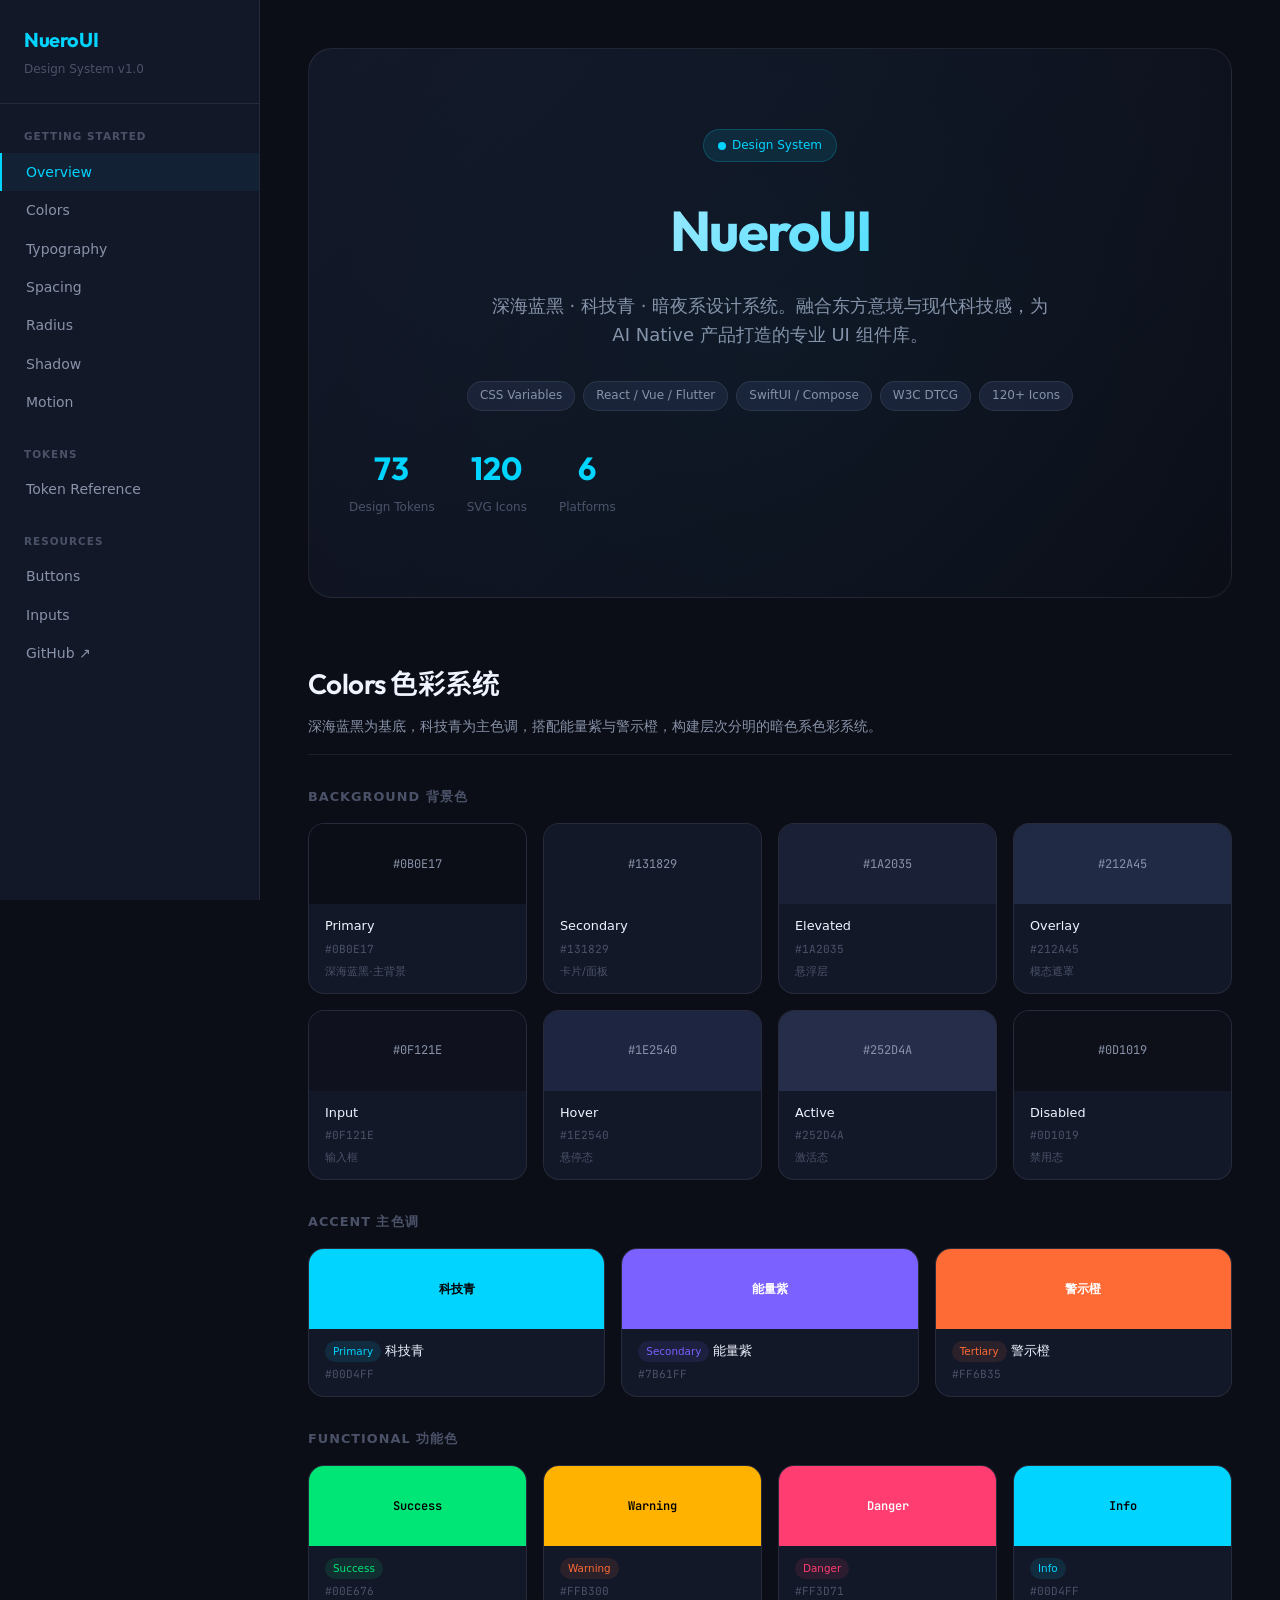
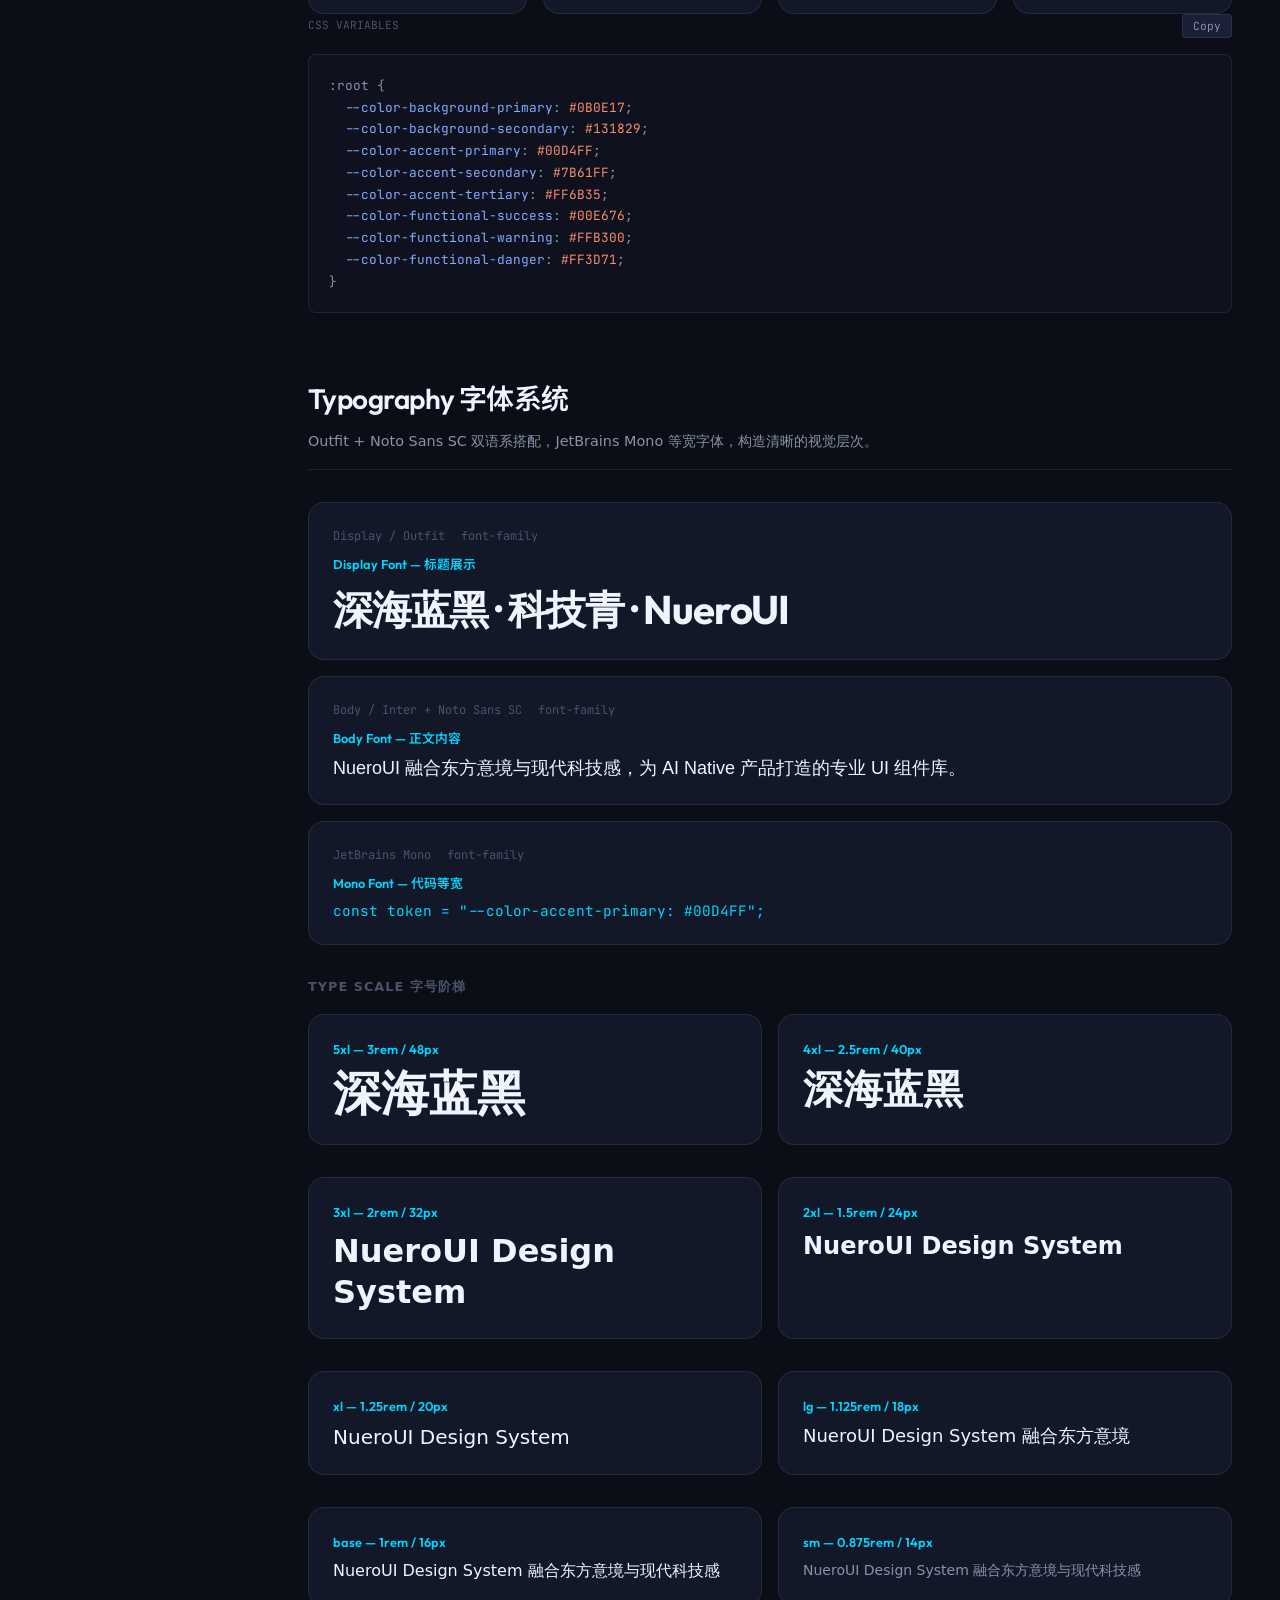
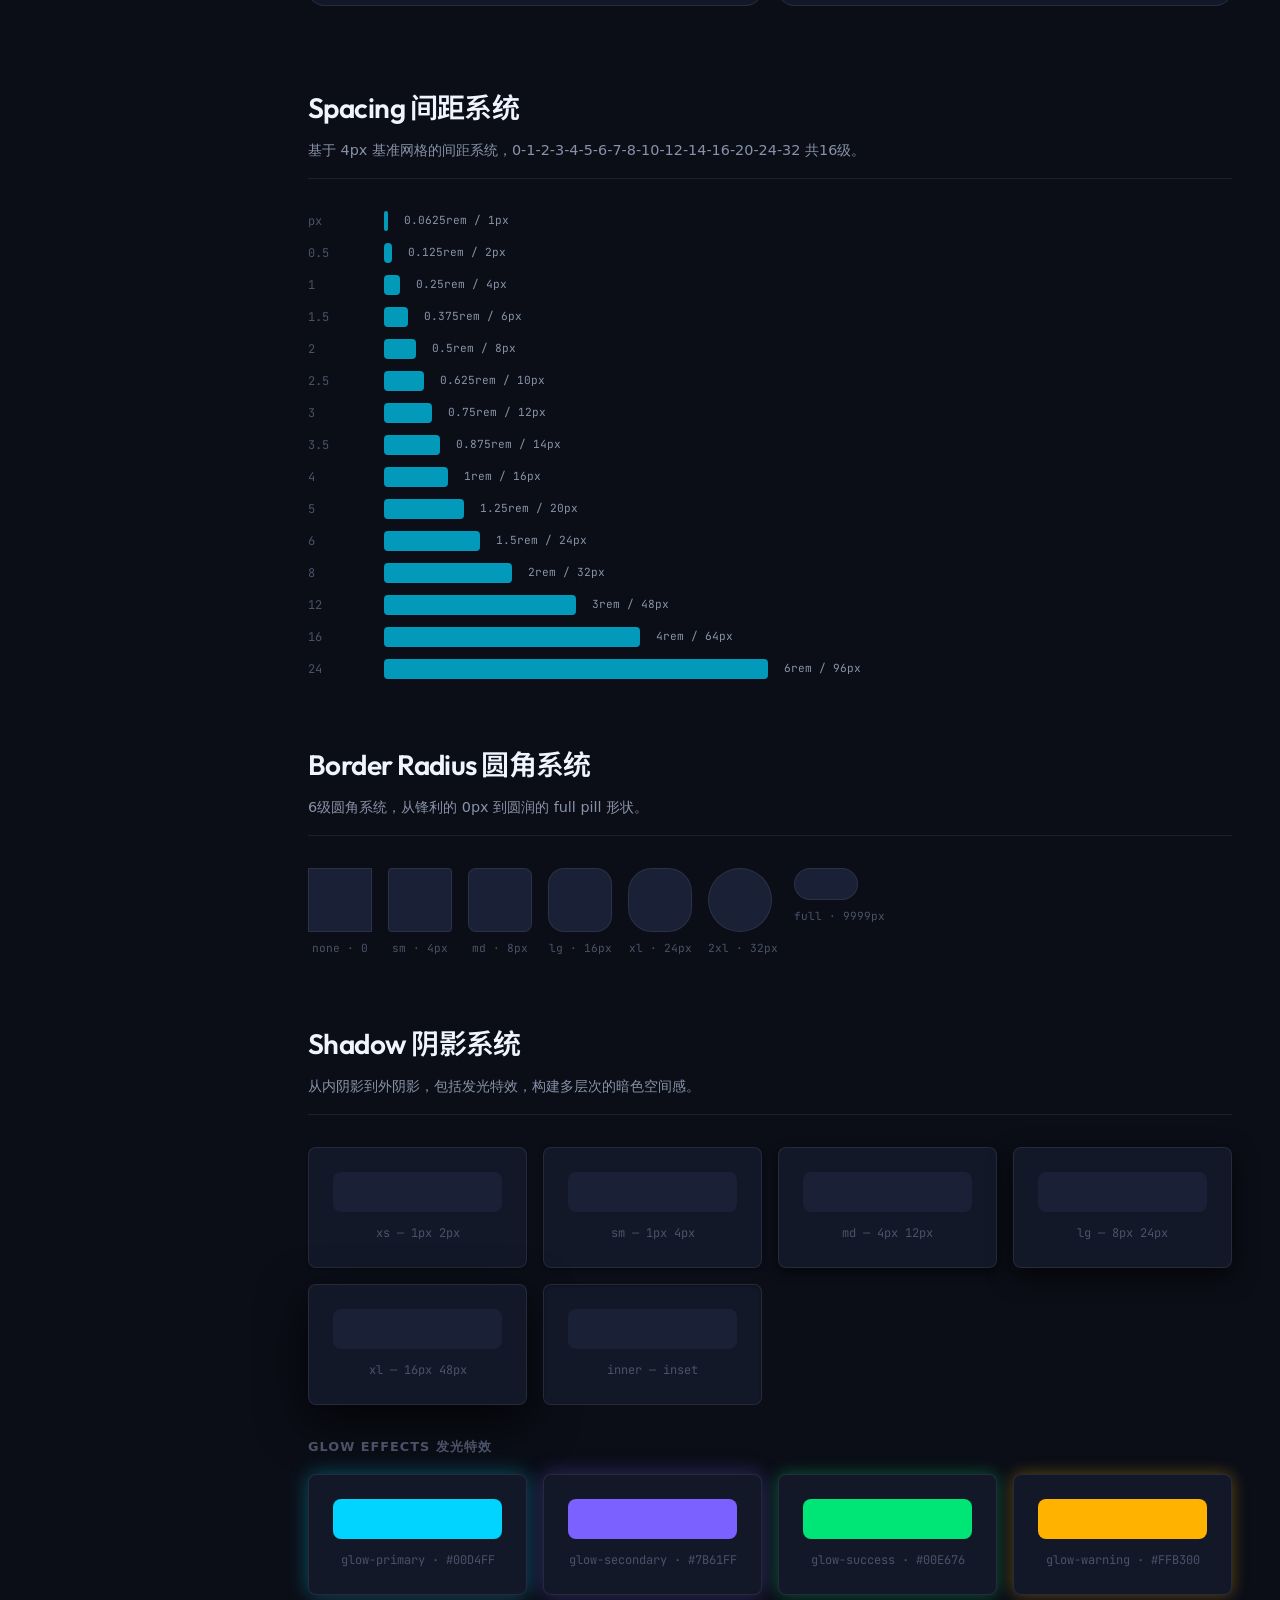
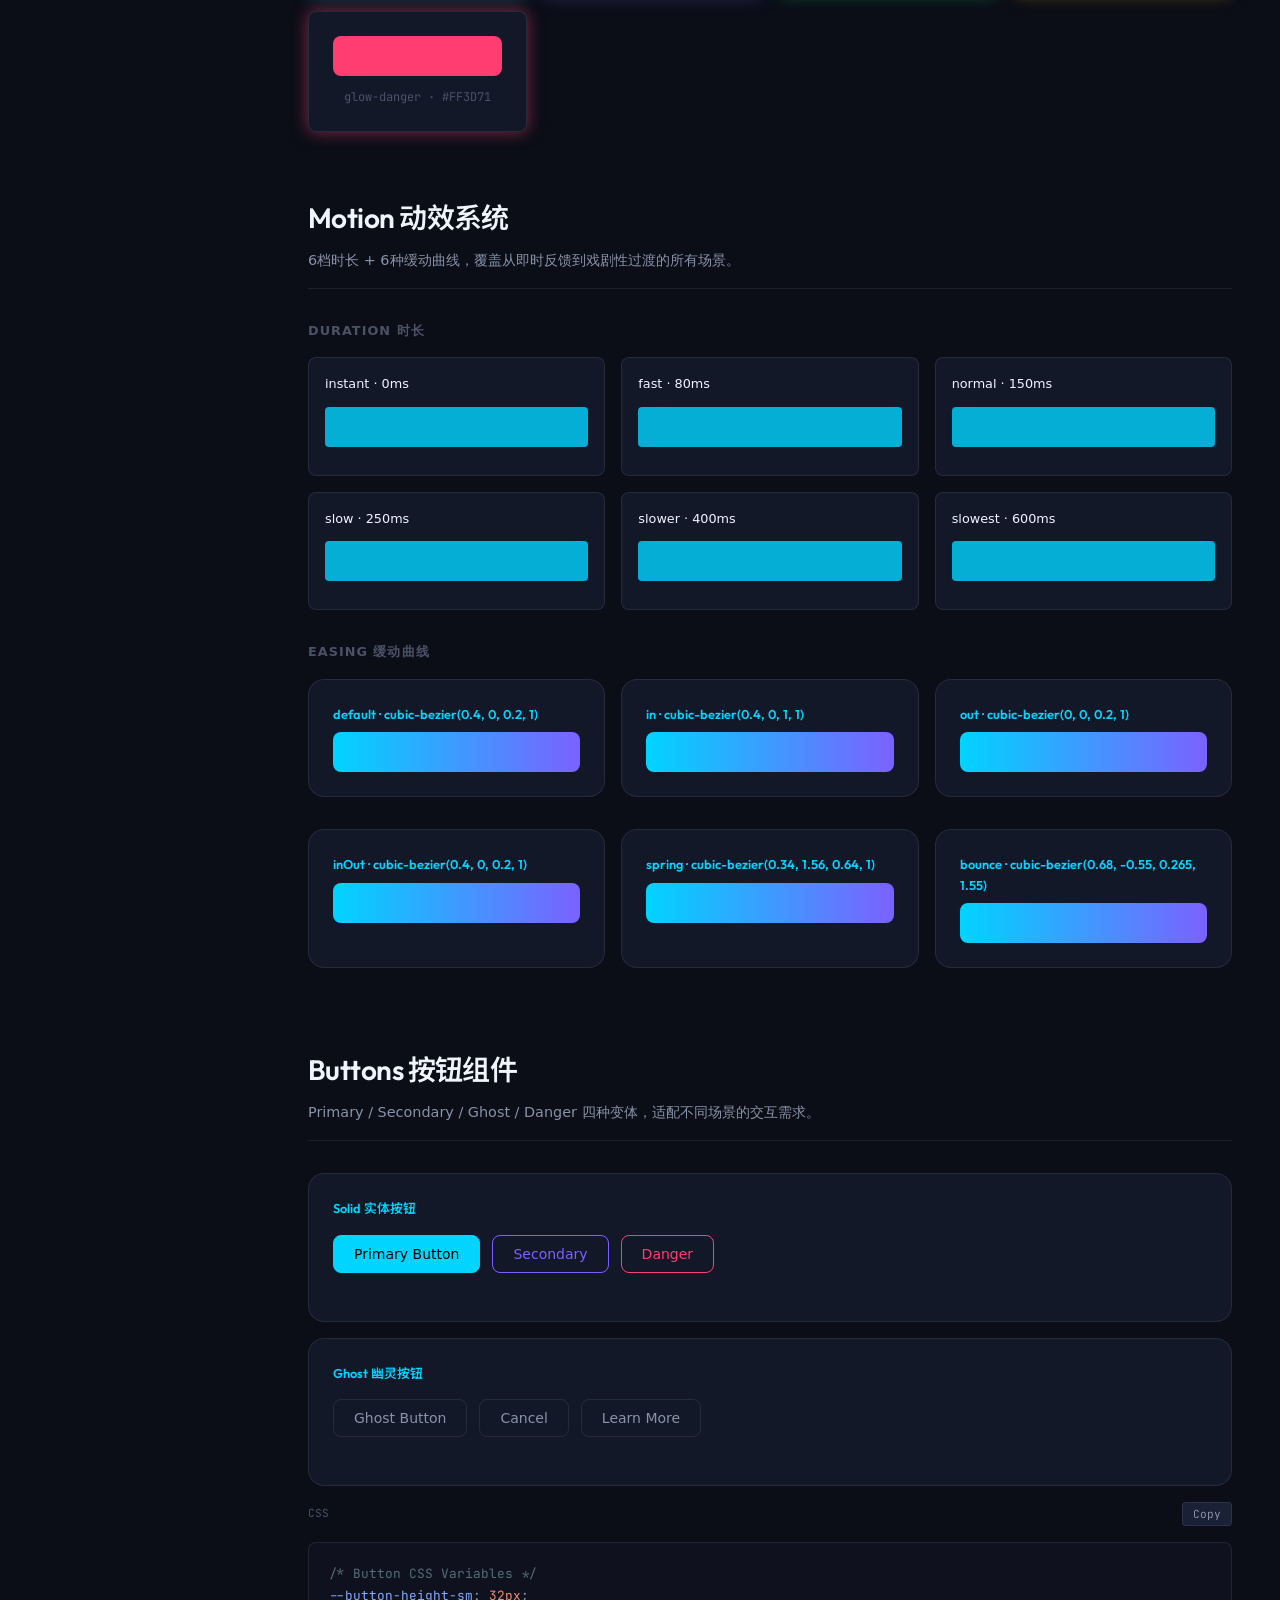
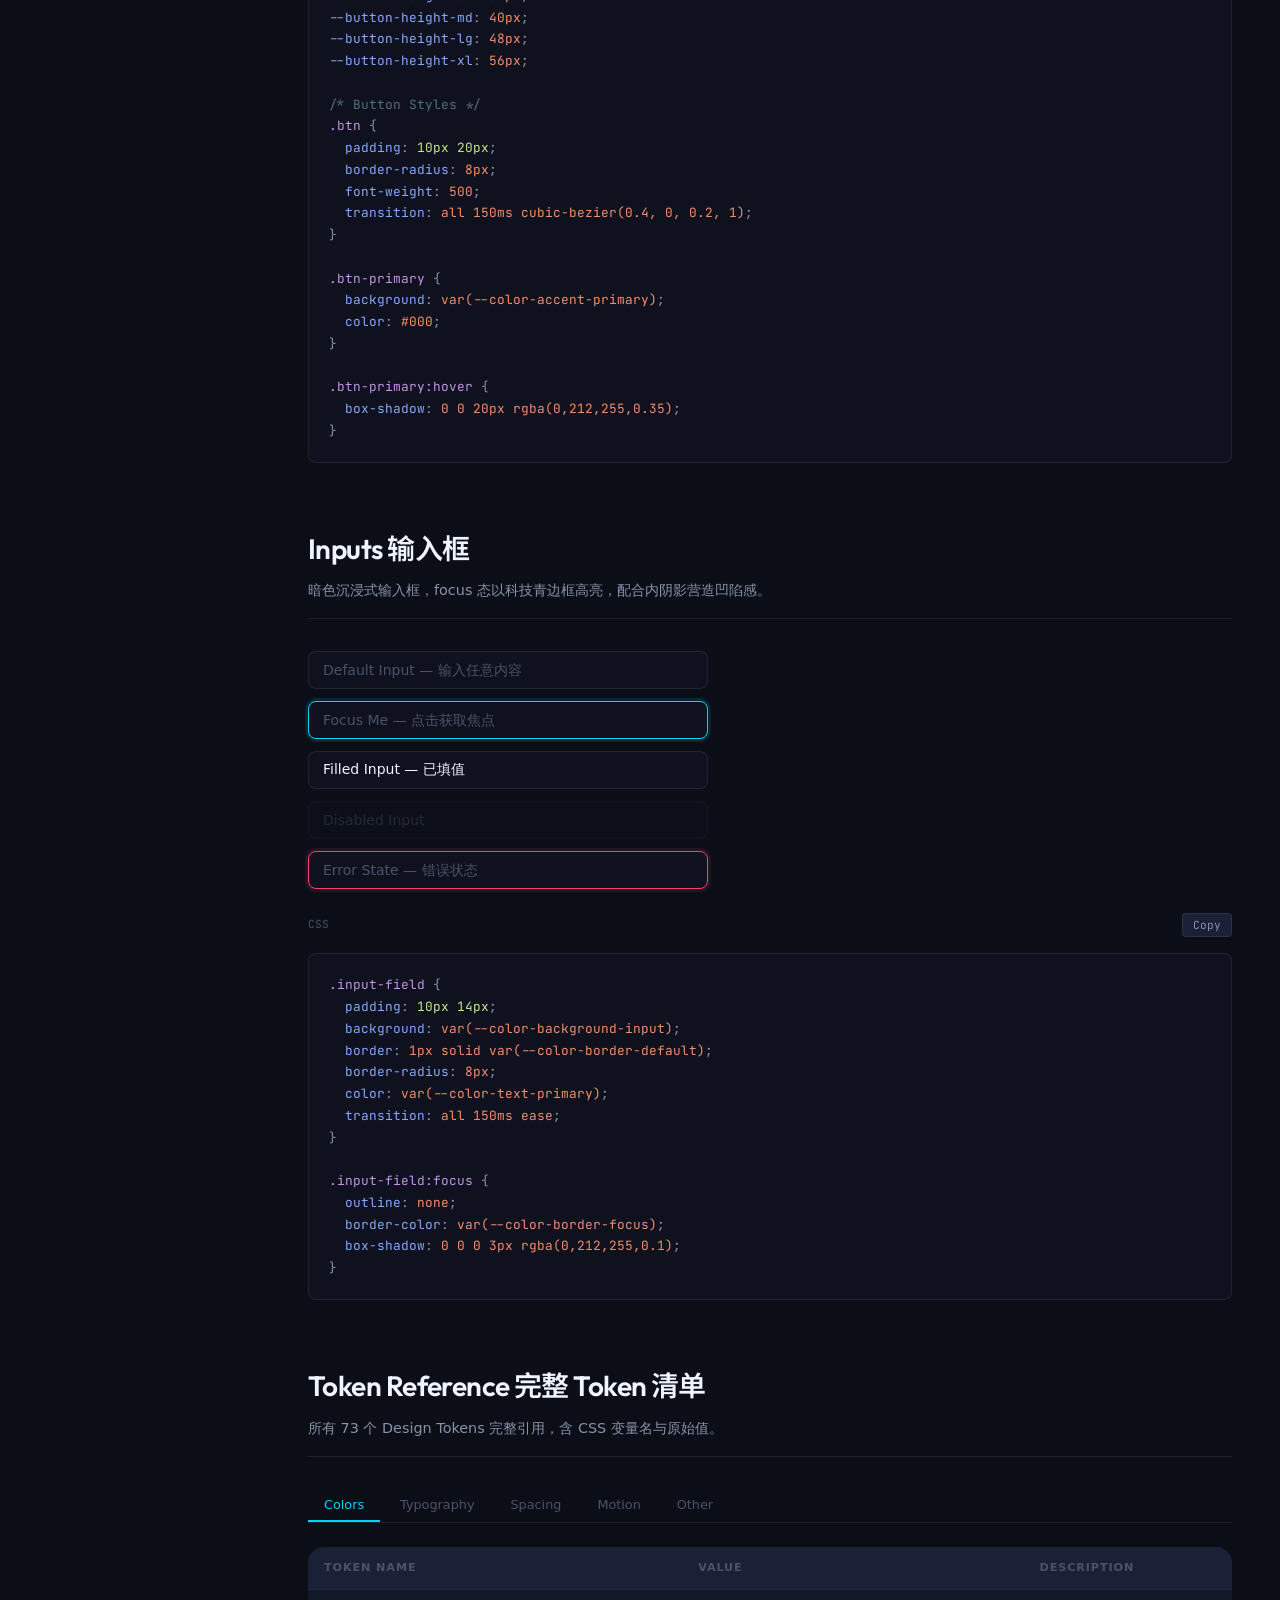
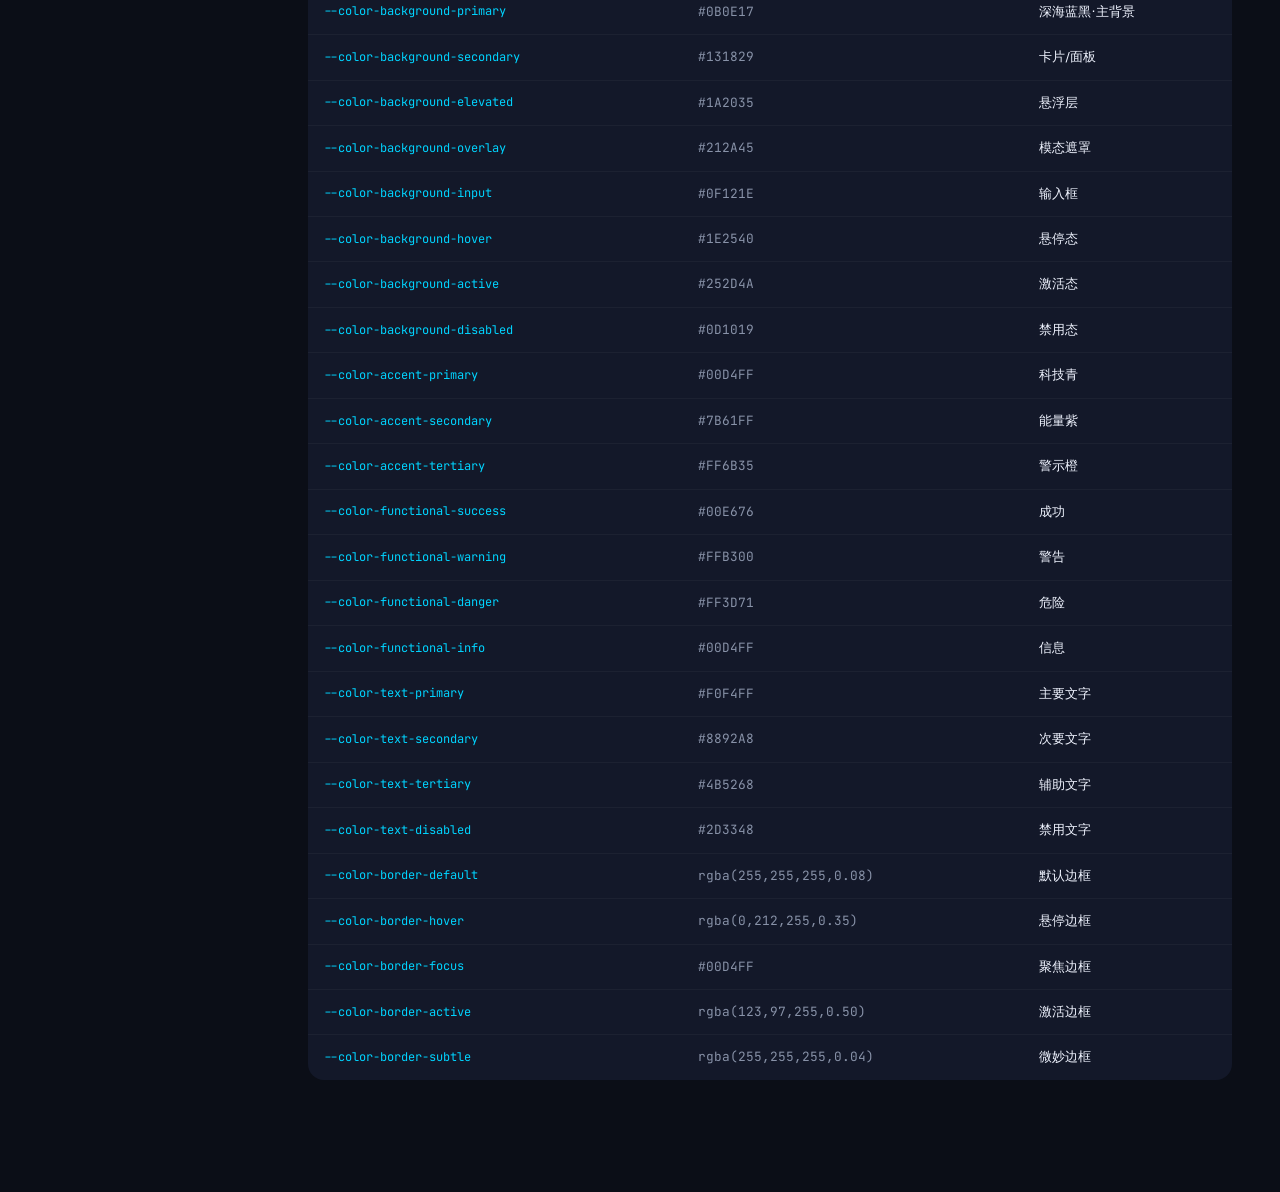
<file: index.html>
<!DOCTYPE html>
<html lang="zh-CN">
<head>
  <meta charset="UTF-8">
  <meta name="viewport" content="width=device-width, initial-scale=1.0">
  <title>NueroUI Design System</title>
  <link rel="preconnect" href="https://fonts.googleapis.com">
  <link rel="preconnect" href="https://fonts.gstatic.com" crossorigin>
  <link href="https://fonts.googleapis.com/css2?family=Outfit:wght@300;400;500;600;700&family=JetBrains+Mono:wght@400;500&family=Noto+Sans+SC:wght@300;400;500;700&display=swap" rel="stylesheet">
  <style>
    :root {
      --bg-primary: #0B0E17;
      --bg-secondary: #131829;
      --bg-elevated: #1A2035;
      --bg-overlay: #212A45;
      --bg-input: #0F121E;
      --bg-hover: #1E2540;
      --bg-active: #252D4A;
      --bg-disabled: #0D1019;
      --accent-primary: #00D4FF;
      --accent-secondary: #7B61FF;
      --accent-tertiary: #FF6B35;
      --functional-success: #00E676;
      --functional-warning: #FFB300;
      --functional-danger: #FF3D71;
      --functional-info: #00D4FF;
      --text-primary: #F0F4FF;
      --text-secondary: #8892A8;
      --text-tertiary: #4B5268;
      --text-disabled: #2D3348;
      --border-default: rgba(255,255,255,0.08);
      --border-hover: rgba(0,212,255,0.35);
      --border-focus: #00D4FF;
      --border-active: rgba(123,97,255,0.50);
      --border-subtle: rgba(255,255,255,0.04);
      --font-display: 'Outfit', 'Noto Sans SC', system-ui, sans-serif;
      --font-body: 'Inter', 'PingFang SC', 'Microsoft YaHei', system-ui, sans-serif;
      --font-mono: 'JetBrains Mono', 'Fira Code', monospace;
      --radius-sm: 4px;
      --radius-md: 8px;
      --radius-lg: 16px;
      --radius-xl: 24px;
      --radius-full: 9999px;
      --shadow-xs: 0 1px 2px rgba(0,0,0,0.4);
      --shadow-sm: 0 1px 4px rgba(0,0,0,0.5);
      --shadow-md: 0 4px 12px rgba(0,0,0,0.55);
      --shadow-lg: 0 8px 24px rgba(0,0,0,0.65);
      --shadow-xl: 0 16px 48px rgba(0,0,0,0.75);
      --shadow-glow: 0 0 24px rgba(0,212,255,0.2);
      --glow-primary: 0 0 20px rgba(0,212,255,0.35);
      --glow-secondary: 0 0 20px rgba(123,97,255,0.35);
      --glow-success: 0 0 16px rgba(0,230,118,0.35);
      --glow-warning: 0 0 16px rgba(255,179,0,0.35);
      --glow-danger: 0 0 16px rgba(255,61,113,0.5);
    }

    *, *::before, *::after { box-sizing: border-box; margin: 0; padding: 0; }

    body {
      font-family: var(--font-body);
      background: var(--bg-primary);
      color: var(--text-primary);
      line-height: 1.6;
      min-height: 100vh;
    }

    /* Layout */
    .layout {
      display: flex;
      min-height: 100vh;
    }

    /* Sidebar */
    .sidebar {
      width: 260px;
      background: var(--bg-secondary);
      border-right: 1px solid var(--border-default);
      position: fixed;
      height: 100vh;
      overflow-y: auto;
      padding: 24px 0;
      flex-shrink: 0;
    }

    .logo {
      padding: 0 24px 24px;
      border-bottom: 1px solid var(--border-default);
      margin-bottom: 24px;
    }

    .logo-text {
      font-family: var(--font-display);
      font-size: 1.25rem;
      font-weight: 700;
      color: var(--accent-primary);
      letter-spacing: -0.02em;
    }

    .logo-sub {
      font-size: 0.75rem;
      color: var(--text-tertiary);
      margin-top: 4px;
    }

    .nav-section {
      margin-bottom: 24px;
    }

    .nav-title {
      font-size: 0.65rem;
      font-weight: 600;
      text-transform: uppercase;
      letter-spacing: 0.1em;
      color: var(--text-tertiary);
      padding: 0 24px;
      margin-bottom: 8px;
    }

    .nav-item {
      display: block;
      padding: 8px 24px;
      color: var(--text-secondary);
      text-decoration: none;
      font-size: 0.875rem;
      transition: all 0.15s ease;
      border-left: 2px solid transparent;
    }

    .nav-item:hover {
      color: var(--text-primary);
      background: var(--bg-hover);
    }

    .nav-item.active {
      color: var(--accent-primary);
      border-left-color: var(--accent-primary);
      background: rgba(0,212,255,0.05);
    }

    /* Main Content */
    .main {
      flex: 1;
      margin-left: 260px;
      padding: 48px;
      max-width: 1200px;
    }

    /* Hero */
    .hero {
      text-align: center;
      padding: 80px 40px;
      background: linear-gradient(135deg, var(--bg-secondary) 0%, var(--bg-primary) 100%);
      border: 1px solid var(--border-default);
      border-radius: var(--radius-xl);
      margin-bottom: 64px;
      position: relative;
      overflow: hidden;
    }

    .hero::before {
      content: '';
      position: absolute;
      top: -50%;
      left: -50%;
      width: 200%;
      height: 200%;
      background: radial-gradient(circle at 50% 50%, rgba(0,212,255,0.03) 0%, transparent 50%);
      animation: pulse 8s ease-in-out infinite;
    }

    @keyframes pulse {
      0%, 100% { opacity: 0.5; transform: scale(1); }
      50% { opacity: 1; transform: scale(1.05); }
    }

    .hero-badge {
      display: inline-flex;
      align-items: center;
      gap: 6px;
      background: rgba(0,212,255,0.1);
      border: 1px solid rgba(0,212,255,0.2);
      color: var(--accent-primary);
      padding: 6px 14px;
      border-radius: var(--radius-full);
      font-size: 0.75rem;
      font-weight: 500;
      margin-bottom: 24px;
    }

    .hero h1 {
      font-family: var(--font-display);
      font-size: 3.5rem;
      font-weight: 700;
      letter-spacing: -0.03em;
      margin-bottom: 16px;
      background: linear-gradient(135deg, var(--text-primary) 0%, var(--accent-primary) 100%);
      -webkit-background-clip: text;
      -webkit-text-fill-color: transparent;
      background-clip: text;
    }

    .hero p {
      font-size: 1.125rem;
      color: var(--text-secondary);
      max-width: 560px;
      margin: 0 auto 32px;
    }

    .hero-tags {
      display: flex;
      gap: 8px;
      justify-content: center;
      flex-wrap: wrap;
    }

    .tag {
      display: inline-block;
      padding: 4px 12px;
      background: var(--bg-elevated);
      border: 1px solid var(--border-default);
      border-radius: var(--radius-full);
      font-size: 0.75rem;
      color: var(--text-secondary);
    }

    /* Section */
    .section {
      margin-bottom: 64px;
    }

    .section-header {
      margin-bottom: 32px;
      padding-bottom: 16px;
      border-bottom: 1px solid var(--border-default);
    }

    .section-title {
      font-family: var(--font-display);
      font-size: 1.75rem;
      font-weight: 600;
      letter-spacing: -0.02em;
      margin-bottom: 8px;
    }

    .section-desc {
      color: var(--text-secondary);
      font-size: 0.9rem;
    }

    /* Color Grid */
    .color-grid {
      display: grid;
      grid-template-columns: repeat(auto-fill, minmax(200px, 1fr));
      gap: 16px;
    }

    .color-card {
      background: var(--bg-secondary);
      border: 1px solid var(--border-default);
      border-radius: var(--radius-lg);
      overflow: hidden;
      transition: all 0.2s ease;
    }

    .color-card:hover {
      border-color: var(--border-hover);
      transform: translateY(-2px);
      box-shadow: var(--shadow-md);
    }

    .color-swatch {
      height: 80px;
      display: flex;
      align-items: center;
      justify-content: center;
      font-size: 0.75rem;
      font-family: var(--font-mono);
      color: rgba(255,255,255,0.7);
    }

    .color-info {
      padding: 12px 16px;
    }

    .color-name {
      font-size: 0.8rem;
      font-weight: 500;
      margin-bottom: 4px;
    }

    .color-value {
      font-family: var(--font-mono);
      font-size: 0.7rem;
      color: var(--text-tertiary);
    }

    .color-desc {
      font-size: 0.7rem;
      color: var(--text-tertiary);
      margin-top: 4px;
    }

    /* Palette Row */
    .palette-row {
      display: flex;
      border-radius: var(--radius-md);
      overflow: hidden;
      margin-bottom: 12px;
    }

    .palette-item {
      flex: 1;
      padding: 16px 12px;
      text-align: center;
      min-width: 80px;
    }

    .palette-name {
      font-size: 0.7rem;
      font-weight: 500;
      margin-bottom: 4px;
    }

    .palette-hex {
      font-family: var(--font-mono);
      font-size: 0.65rem;
      opacity: 0.7;
    }

    /* Typography */
    .type-sample {
      background: var(--bg-secondary);
      border: 1px solid var(--border-default);
      border-radius: var(--radius-lg);
      padding: 24px;
      margin-bottom: 16px;
    }

    .type-meta {
      display: flex;
      gap: 16px;
      margin-bottom: 8px;
      font-size: 0.75rem;
      color: var(--text-tertiary);
      font-family: var(--font-mono);
    }

    .type-name {
      font-family: var(--font-display);
      font-weight: 600;
      color: var(--accent-primary);
      font-size: 0.8rem;
      margin-bottom: 8px;
    }

    .type-preview {
      color: var(--text-primary);
      line-height: 1.3;
    }

    /* Spacing */
    .spacing-row {
      display: flex;
      align-items: center;
      gap: 16px;
      margin-bottom: 12px;
    }

    .spacing-label {
      font-family: var(--font-mono);
      font-size: 0.75rem;
      color: var(--text-tertiary);
      width: 60px;
      flex-shrink: 0;
    }

    .spacing-bar {
      background: var(--accent-primary);
      height: 20px;
      border-radius: 4px;
      min-width: 4px;
      opacity: 0.7;
    }

    .spacing-value {
      font-family: var(--font-mono);
      font-size: 0.7rem;
      color: var(--text-secondary);
      flex-shrink: 0;
    }

    /* Radius */
    .radius-grid {
      display: flex;
      gap: 16px;
      flex-wrap: wrap;
    }

    .radius-item {
      text-align: center;
    }

    .radius-box {
      width: 64px;
      height: 64px;
      background: var(--bg-elevated);
      border: 1px solid var(--border-default);
      margin-bottom: 8px;
    }

    .radius-label {
      font-family: var(--font-mono);
      font-size: 0.7rem;
      color: var(--text-tertiary);
    }

    /* Shadow */
    .shadow-grid {
      display: grid;
      grid-template-columns: repeat(auto-fill, minmax(180px, 1fr));
      gap: 16px;
    }

    .shadow-card {
      background: var(--bg-secondary);
      border: 1px solid var(--border-default);
      border-radius: var(--radius-md);
      padding: 24px;
      text-align: center;
    }

    .shadow-label {
      font-family: var(--font-mono);
      font-size: 0.75rem;
      color: var(--text-tertiary);
      margin-top: 12px;
    }

    /* Motion */
    .motion-grid {
      display: grid;
      grid-template-columns: repeat(auto-fill, minmax(220px, 1fr));
      gap: 16px;
    }

    .motion-card {
      background: var(--bg-secondary);
      border: 1px solid var(--border-default);
      border-radius: var(--radius-md);
      padding: 16px;
    }

    .motion-name {
      font-size: 0.8rem;
      font-weight: 500;
      margin-bottom: 12px;
    }

    .motion-demo {
      width: 100%;
      height: 40px;
      background: var(--accent-primary);
      border-radius: var(--radius-sm);
      margin-bottom: 12px;
      opacity: 0.8;
    }

    .motion-value {
      font-family: var(--font-mono);
      font-size: 0.7rem;
      color: var(--text-tertiary);
    }

    /* Code Block */
    .code-block {
      background: var(--bg-input);
      border: 1px solid var(--border-default);
      border-radius: var(--radius-md);
      padding: 20px;
      margin-top: 16px;
      overflow-x: auto;
    }

    .code-block pre {
      font-family: var(--font-mono);
      font-size: 0.8rem;
      color: var(--text-secondary);
      white-space: pre;
      line-height: 1.7;
    }

    .code-block .keyword { color: #C792EA; }
    .code-block .string { color: #C3E88D; }
    .code-block .property { color: #82AAFF; }
    .code-block .value { color: #F78C6C; }
    .code-block .comment { color: #546E7A; }

    /* Copy Button */
    .copy-btn {
      background: var(--bg-elevated);
      border: 1px solid var(--border-default);
      border-radius: var(--radius-sm);
      color: var(--text-secondary);
      padding: 4px 10px;
      font-size: 0.7rem;
      cursor: pointer;
      transition: all 0.15s;
      font-family: var(--font-mono);
    }

    .copy-btn:hover {
      border-color: var(--accent-primary);
      color: var(--accent-primary);
    }

    .copy-btn.copied {
      border-color: var(--functional-success);
      color: var(--functional-success);
    }

    /* Buttons Preview */
    .btn-row {
      display: flex;
      gap: 12px;
      flex-wrap: wrap;
      margin-bottom: 24px;
    }

    .btn {
      padding: 10px 20px;
      border-radius: var(--radius-md);
      font-size: 0.875rem;
      font-weight: 500;
      cursor: pointer;
      transition: all 0.15s ease;
      border: 1px solid transparent;
      font-family: var(--font-body);
    }

    .btn-primary {
      background: var(--accent-primary);
      color: #000;
      border-color: var(--accent-primary);
    }

    .btn-primary:hover {
      background: #33DDFF;
      box-shadow: var(--glow-primary);
    }

    .btn-secondary {
      background: transparent;
      color: var(--accent-secondary);
      border-color: var(--accent-secondary);
    }

    .btn-secondary:hover {
      background: rgba(123,97,255,0.1);
      box-shadow: var(--glow-secondary);
    }

    .btn-ghost {
      background: transparent;
      color: var(--text-secondary);
      border-color: var(--border-default);
    }

    .btn-ghost:hover {
      border-color: var(--border-hover);
      color: var(--accent-primary);
    }

    .btn-danger {
      background: transparent;
      color: var(--functional-danger);
      border-color: var(--functional-danger);
    }

    .btn-danger:hover {
      background: rgba(255,61,113,0.1);
      box-shadow: var(--glow-danger);
    }

    /* Stats */
    .stats {
      display: flex;
      gap: 32px;
      margin-top: 32px;
    }

    .stat {
      text-align: center;
    }

    .stat-value {
      font-family: var(--font-display);
      font-size: 2rem;
      font-weight: 700;
      color: var(--accent-primary);
    }

    .stat-label {
      font-size: 0.75rem;
      color: var(--text-tertiary);
      margin-top: 4px;
    }

    /* Input Preview */
    .input-row {
      display: flex;
      flex-direction: column;
      gap: 12px;
      max-width: 400px;
    }

    .input-field {
      padding: 10px 14px;
      background: var(--bg-input);
      border: 1px solid var(--border-default);
      border-radius: var(--radius-md);
      color: var(--text-primary);
      font-size: 0.875rem;
      font-family: var(--font-body);
      transition: all 0.15s;
      outline: none;
    }

    .input-field::placeholder {
      color: var(--text-tertiary);
    }

    .input-field:focus {
      border-color: var(--border-focus);
      box-shadow: 0 0 0 3px rgba(0,212,255,0.1);
    }

    /* Token Table */
    .token-table {
      width: 100%;
      border-collapse: collapse;
      background: var(--bg-secondary);
      border-radius: var(--radius-lg);
      overflow: hidden;
    }

    .token-table th {
      text-align: left;
      padding: 12px 16px;
      font-size: 0.7rem;
      font-weight: 600;
      text-transform: uppercase;
      letter-spacing: 0.08em;
      color: var(--text-tertiary);
      border-bottom: 1px solid var(--border-default);
      background: var(--bg-elevated);
    }

    .token-table td {
      padding: 12px 16px;
      font-size: 0.8rem;
      border-bottom: 1px solid var(--border-subtle);
    }

    .token-table tr:last-child td {
      border-bottom: none;
    }

    .token-table tr:hover td {
      background: var(--bg-hover);
    }

    .token-table .name {
      font-family: var(--font-mono);
      color: var(--accent-primary);
      font-size: 0.75rem;
    }

    .token-table .value {
      font-family: var(--font-mono);
      color: var(--text-secondary);
    }

    /* Tab */
    .tabs {
      display: flex;
      gap: 4px;
      margin-bottom: 24px;
      border-bottom: 1px solid var(--border-default);
    }

    .tab {
      padding: 8px 16px;
      font-size: 0.8rem;
      color: var(--text-tertiary);
      cursor: pointer;
      border-bottom: 2px solid transparent;
      transition: all 0.15s;
      background: none;
      border-top: none;
      border-left: none;
      border-right: none;
      font-family: var(--font-body);
    }

    .tab:hover { color: var(--text-secondary); }
    .tab.active { color: var(--accent-primary); border-bottom-color: var(--accent-primary); }

    .tab-content { display: none; }
    .tab-content.active { display: block; }

    /* Responsive */
    @media (max-width: 768px) {
      .sidebar { display: none; }
      .main { margin-left: 0; padding: 24px; }
      .hero h1 { font-size: 2rem; }
      .color-grid { grid-template-columns: repeat(auto-fill, minmax(150px, 1fr)); }
    }

    /* Scrollbar */
    ::-webkit-scrollbar { width: 6px; height: 6px; }
    ::-webkit-scrollbar-track { background: transparent; }
    ::-webkit-scrollbar-thumb { background: var(--bg-overlay); border-radius: 3px; }
    ::-webkit-scrollbar-thumb:hover { background: var(--text-tertiary); }

    /* Badge */
    .badge {
      display: inline-block;
      padding: 2px 8px;
      border-radius: var(--radius-full);
      font-size: 0.65rem;
      font-weight: 500;
    }

    .badge-cyan { background: rgba(0,212,255,0.1); color: var(--accent-primary); }
    .badge-purple { background: rgba(123,97,255,0.1); color: var(--accent-secondary); }
    .badge-orange { background: rgba(255,107,53,0.1); color: var(--accent-tertiary); }
    .badge-green { background: rgba(0,230,118,0.1); color: var(--functional-success); }

    /* Grid layout for tokens */
    .grid-2 { display: grid; grid-template-columns: repeat(2, 1fr); gap: 16px; }
    .grid-3 { display: grid; grid-template-columns: repeat(3, 1fr); gap: 16px; }
    .grid-4 { display: grid; grid-template-columns: repeat(4, 1fr); gap: 16px; }

    @media (max-width: 900px) {
      .grid-4 { grid-template-columns: repeat(2, 1fr); }
      .grid-3 { grid-template-columns: repeat(2, 1fr); }
    }

    /* Code with language label */
    .code-header {
      display: flex;
      justify-content: space-between;
      align-items: center;
      margin-bottom: 12px;
    }

    .code-lang {
      font-size: 0.7rem;
      color: var(--text-tertiary);
      font-family: var(--font-mono);
      text-transform: uppercase;
    }
  </style>
</head>
<body>
  <div class="layout">
    <!-- Sidebar -->
    <nav class="sidebar">
      <div class="logo">
        <div class="logo-text">NueroUI</div>
        <div class="logo-sub">Design System v1.0</div>
      </div>

      <div class="nav-section">
        <div class="nav-title">Getting Started</div>
        <a class="nav-item active" href="#overview">Overview</a>
        <a class="nav-item" href="#colors">Colors</a>
        <a class="nav-item" href="#typography">Typography</a>
        <a class="nav-item" href="#spacing">Spacing</a>
        <a class="nav-item" href="#radius">Radius</a>
        <a class="nav-item" href="#shadow">Shadow</a>
        <a class="nav-item" href="#motion">Motion</a>
      </div>

      <div class="nav-section">
        <div class="nav-title">Tokens</div>
        <a class="nav-item" href="#tokens">Token Reference</a>
      </div>

      <div class="nav-section">
        <div class="nav-title">Resources</div>
        <a class="nav-item" href="#buttons">Buttons</a>
        <a class="nav-item" href="#inputs">Inputs</a>
        <a class="nav-item" href="https://github.com/trigoldsun/NueroUI" target="_blank">GitHub ↗</a>
      </div>
    </nav>

    <!-- Main -->
    <main class="main">

      <!-- Hero -->
      <section class="hero" id="overview">
        <div class="hero-badge">
          <svg width="8" height="8" viewBox="0 0 8 8"><circle cx="4" cy="4" r="4" fill="currentColor"/></svg>
          Design System
        </div>
        <h1>NueroUI</h1>
        <p>深海蓝黑 · 科技青 · 暗夜系设计系统。融合东方意境与现代科技感，为 AI Native 产品打造的专业 UI 组件库。</p>
        <div class="hero-tags">
          <span class="tag">CSS Variables</span>
          <span class="tag">React / Vue / Flutter</span>
          <span class="tag">SwiftUI / Compose</span>
          <span class="tag">W3C DTCG</span>
          <span class="tag">120+ Icons</span>
        </div>
        <div class="stats">
          <div class="stat">
            <div class="stat-value">73</div>
            <div class="stat-label">Design Tokens</div>
          </div>
          <div class="stat">
            <div class="stat-value">120</div>
            <div class="stat-label">SVG Icons</div>
          </div>
          <div class="stat">
            <div class="stat-value">6</div>
            <div class="stat-label">Platforms</div>
          </div>
        </div>
      </section>

      <!-- Colors -->
      <section class="section" id="colors">
        <div class="section-header">
          <h2 class="section-title">Colors 色彩系统</h2>
          <p class="section-desc">深海蓝黑为基底，科技青为主色调，搭配能量紫与警示橙，构建层次分明的暗色系色彩系统。</p>
        </div>

        <h3 style="font-size:0.8rem;color:var(--text-tertiary);margin-bottom:16px;text-transform:uppercase;letter-spacing:0.08em;">Background 背景色</h3>
        <div class="color-grid">
          <div class="color-card">
            <div class="color-swatch" style="background:#0B0E17;color:#8892A8;">#0B0E17</div>
            <div class="color-info">
              <div class="color-name">Primary</div>
              <div class="color-value">#0B0E17</div>
              <div class="color-desc">深海蓝黑·主背景</div>
            </div>
          </div>
          <div class="color-card">
            <div class="color-swatch" style="background:#131829;color:#8892A8;">#131829</div>
            <div class="color-info">
              <div class="color-name">Secondary</div>
              <div class="color-value">#131829</div>
              <div class="color-desc">卡片/面板</div>
            </div>
          </div>
          <div class="color-card">
            <div class="color-swatch" style="background:#1A2035;color:#8892A8;">#1A2035</div>
            <div class="color-info">
              <div class="color-name">Elevated</div>
              <div class="color-value">#1A2035</div>
              <div class="color-desc">悬浮层</div>
            </div>
          </div>
          <div class="color-card">
            <div class="color-swatch" style="background:#212A45;color:#8892A8;">#212A45</div>
            <div class="color-info">
              <div class="color-name">Overlay</div>
              <div class="color-value">#212A45</div>
              <div class="color-desc">模态遮罩</div>
            </div>
          </div>
          <div class="color-card">
            <div class="color-swatch" style="background:#0F121E;color:#8892A8;">#0F121E</div>
            <div class="color-info">
              <div class="color-name">Input</div>
              <div class="color-value">#0F121E</div>
              <div class="color-desc">输入框</div>
            </div>
          </div>
          <div class="color-card">
            <div class="color-swatch" style="background:#1E2540;color:#8892A8;">#1E2540</div>
            <div class="color-info">
              <div class="color-name">Hover</div>
              <div class="color-value">#1E2540</div>
              <div class="color-desc">悬停态</div>
            </div>
          </div>
          <div class="color-card">
            <div class="color-swatch" style="background:#252D4A;color:#8892A8;">#252D4A</div>
            <div class="color-info">
              <div class="color-name">Active</div>
              <div class="color-value">#252D4A</div>
              <div class="color-desc">激活态</div>
            </div>
          </div>
          <div class="color-card">
            <div class="color-swatch" style="background:#0D1019;color:#8892A8;">#0D1019</div>
            <div class="color-info">
              <div class="color-name">Disabled</div>
              <div class="color-value">#0D1019</div>
              <div class="color-desc">禁用态</div>
            </div>
          </div>
        </div>

        <h3 style="font-size:0.8rem;color:var(--text-tertiary);margin:32px 0 16px;text-transform:uppercase;letter-spacing:0.08em;">Accent 主色调</h3>
        <div class="grid-3">
          <div class="color-card">
            <div class="color-swatch" style="background:#00D4FF;color:#000;font-weight:600;">科技青</div>
            <div class="color-info">
              <div class="color-name"><span class="badge badge-cyan">Primary</span> 科技青</div>
              <div class="color-value">#00D4FF</div>
            </div>
          </div>
          <div class="color-card">
            <div class="color-swatch" style="background:#7B61FF;color:#fff;font-weight:600;">能量紫</div>
            <div class="color-info">
              <div class="color-name"><span class="badge badge-purple">Secondary</span> 能量紫</div>
              <div class="color-value">#7B61FF</div>
            </div>
          </div>
          <div class="color-card">
            <div class="color-swatch" style="background:#FF6B35;color:#fff;font-weight:600;">警示橙</div>
            <div class="color-info">
              <div class="color-name"><span class="badge badge-orange">Tertiary</span> 警示橙</div>
              <div class="color-value">#FF6B35</div>
            </div>
          </div>
        </div>

        <h3 style="font-size:0.8rem;color:var(--text-tertiary);margin:32px 0 16px;text-transform:uppercase;letter-spacing:0.08em;">Functional 功能色</h3>
        <div class="grid-4">
          <div class="color-card">
            <div class="color-swatch" style="background:#00E676;color:#000;font-weight:600;">Success</div>
            <div class="color-info">
              <div class="color-name"><span class="badge badge-green">Success</span></div>
              <div class="color-value">#00E676</div>
            </div>
          </div>
          <div class="color-card">
            <div class="color-swatch" style="background:#FFB300;color:#000;font-weight:600;">Warning</div>
            <div class="color-info">
              <div class="color-name"><span class="badge badge-orange">Warning</span></div>
              <div class="color-value">#FFB300</div>
            </div>
          </div>
          <div class="color-card">
            <div class="color-swatch" style="background:#FF3D71;color:#fff;font-weight:600;">Danger</div>
            <div class="color-info">
              <div class="color-name"><span class="badge badge-cyan" style="background:rgba(255,61,113,0.1);color:#FF3D71;">Danger</span></div>
              <div class="color-value">#FF3D71</div>
            </div>
          </div>
          <div class="color-card">
            <div class="color-swatch" style="background:#00D4FF;color:#000;font-weight:600;">Info</div>
            <div class="color-info">
              <div class="color-name"><span class="badge badge-cyan">Info</span></div>
              <div class="color-value">#00D4FF</div>
            </div>
          </div>
        </div>

        <!-- CSS Variables Code -->
        <div class="code-header">
          <span class="code-lang">CSS Variables</span>
          <button class="copy-btn" onclick="copyCode(this)">Copy</button>
        </div>
        <div class="code-block">
          <pre>:root {
  <span class="property">--color-background-primary</span>: <span class="value">#0B0E17</span>;
  <span class="property">--color-background-secondary</span>: <span class="value">#131829</span>;
  <span class="property">--color-accent-primary</span>: <span class="value">#00D4FF</span>;
  <span class="property">--color-accent-secondary</span>: <span class="value">#7B61FF</span>;
  <span class="property">--color-accent-tertiary</span>: <span class="value">#FF6B35</span>;
  <span class="property">--color-functional-success</span>: <span class="value">#00E676</span>;
  <span class="property">--color-functional-warning</span>: <span class="value">#FFB300</span>;
  <span class="property">--color-functional-danger</span>: <span class="value">#FF3D71</span>;
}</pre>
        </div>
      </section>

      <!-- Typography -->
      <section class="section" id="typography">
        <div class="section-header">
          <h2 class="section-title">Typography 字体系统</h2>
          <p class="section-desc">Outfit + Noto Sans SC 双语系搭配，JetBrains Mono 等宽字体，构造清晰的视觉层次。</p>
        </div>

        <div class="type-sample">
          <div class="type-meta">
            <span>Display / Outfit</span>
            <span>font-family</span>
          </div>
          <div class="type-name">Display Font — 标题展示</div>
          <div class="type-preview" style="font-family:'Outfit',sans-serif; font-size:2.5rem; font-weight:700; letter-spacing:-0.03em;">深海蓝黑 · 科技青 · NueroUI</div>
        </div>

        <div class="type-sample">
          <div class="type-meta">
            <span>Body / Inter + Noto Sans SC</span>
            <span>font-family</span>
          </div>
          <div class="type-name">Body Font — 正文内容</div>
          <div class="type-preview" style="font-size:1.125rem; font-family:'Inter','PingFang SC','Microsoft YaHei',sans-serif;">NueroUI 融合东方意境与现代科技感，为 AI Native 产品打造的专业 UI 组件库。</div>
        </div>

        <div class="type-sample">
          <div class="type-meta">
            <span>JetBrains Mono</span>
            <span>font-family</span>
          </div>
          <div class="type-name">Mono Font — 代码等宽</div>
          <div class="type-preview" style="font-family:'JetBrains Mono',monospace; font-size:0.9rem; color: var(--accent-primary);">const token = "--color-accent-primary: #00D4FF";</div>
        </div>

        <!-- Type Scale -->
        <h3 style="font-size:0.8rem;color:var(--text-tertiary);margin:32px 0 16px;text-transform:uppercase;letter-spacing:0.08em;">Type Scale 字号阶梯</h3>
        <div class="grid-2">
          <div class="type-sample">
            <div class="type-name">5xl — 3rem / 48px</div>
            <div class="type-preview" style="font-size:3rem;font-weight:700;line-height:1.1;">深海蓝黑</div>
          </div>
          <div class="type-sample">
            <div class="type-name">4xl — 2.5rem / 40px</div>
            <div class="type-preview" style="font-size:2.5rem;font-weight:700;line-height:1.1;">深海蓝黑</div>
          </div>
          <div class="type-sample">
            <div class="type-name">3xl — 2rem / 32px</div>
            <div class="type-preview" style="font-size:2rem;font-weight:600;">NueroUI Design System</div>
          </div>
          <div class="type-sample">
            <div class="type-name">2xl — 1.5rem / 24px</div>
            <div class="type-preview" style="font-size:1.5rem;font-weight:600;">NueroUI Design System</div>
          </div>
          <div class="type-sample">
            <div class="type-name">xl — 1.25rem / 20px</div>
            <div class="type-preview" style="font-size:1.25rem;font-weight:500;">NueroUI Design System</div>
          </div>
          <div class="type-sample">
            <div class="type-name">lg — 1.125rem / 18px</div>
            <div class="type-preview" style="font-size:1.125rem;">NueroUI Design System 融合东方意境</div>
          </div>
          <div class="type-sample">
            <div class="type-name">base — 1rem / 16px</div>
            <div class="type-preview" style="font-size:1rem;">NueroUI Design System 融合东方意境与现代科技感</div>
          </div>
          <div class="type-sample">
            <div class="type-name">sm — 0.875rem / 14px</div>
            <div class="type-preview" style="font-size:0.875rem;color:var(--text-secondary);">NueroUI Design System 融合东方意境与现代科技感</div>
          </div>
        </div>
      </section>

      <!-- Spacing -->
      <section class="section" id="spacing">
        <div class="section-header">
          <h2 class="section-title">Spacing 间距系统</h2>
          <p class="section-desc">基于 4px 基准网格的间距系统，0-1-2-3-4-5-6-7-8-10-12-14-16-20-24-32 共16级。</p>
        </div>

        <div style="max-width:600px;">
          <div class="spacing-row"><div class="spacing-label">px</div><div class="spacing-bar" style="width:4px;"></div><div class="spacing-value">0.0625rem / 1px</div></div>
          <div class="spacing-row"><div class="spacing-label">0.5</div><div class="spacing-bar" style="width:8px;"></div><div class="spacing-value">0.125rem / 2px</div></div>
          <div class="spacing-row"><div class="spacing-label">1</div><div class="spacing-bar" style="width:16px;"></div><div class="spacing-value">0.25rem / 4px</div></div>
          <div class="spacing-row"><div class="spacing-label">1.5</div><div class="spacing-bar" style="width:24px;"></div><div class="spacing-value">0.375rem / 6px</div></div>
          <div class="spacing-row"><div class="spacing-label">2</div><div class="spacing-bar" style="width:32px;"></div><div class="spacing-value">0.5rem / 8px</div></div>
          <div class="spacing-row"><div class="spacing-label">2.5</div><div class="spacing-bar" style="width:40px;"></div><div class="spacing-value">0.625rem / 10px</div></div>
          <div class="spacing-row"><div class="spacing-label">3</div><div class="spacing-bar" style="width:48px;"></div><div class="spacing-value">0.75rem / 12px</div></div>
          <div class="spacing-row"><div class="spacing-label">3.5</div><div class="spacing-bar" style="width:56px;"></div><div class="spacing-value">0.875rem / 14px</div></div>
          <div class="spacing-row"><div class="spacing-label">4</div><div class="spacing-bar" style="width:64px;"></div><div class="spacing-value">1rem / 16px</div></div>
          <div class="spacing-row"><div class="spacing-label">5</div><div class="spacing-bar" style="width:80px;"></div><div class="spacing-value">1.25rem / 20px</div></div>
          <div class="spacing-row"><div class="spacing-label">6</div><div class="spacing-bar" style="width:96px;"></div><div class="spacing-value">1.5rem / 24px</div></div>
          <div class="spacing-row"><div class="spacing-label">8</div><div class="spacing-bar" style="width:128px;"></div><div class="spacing-value">2rem / 32px</div></div>
          <div class="spacing-row"><div class="spacing-label">12</div><div class="spacing-bar" style="width:192px;"></div><div class="spacing-value">3rem / 48px</div></div>
          <div class="spacing-row"><div class="spacing-label">16</div><div class="spacing-bar" style="width:256px;"></div><div class="spacing-value">4rem / 64px</div></div>
          <div class="spacing-row"><div class="spacing-label">24</div><div class="spacing-bar" style="width:384px;"></div><div class="spacing-value">6rem / 96px</div></div>
        </div>
      </section>

      <!-- Radius -->
      <section class="section" id="radius">
        <div class="section-header">
          <h2 class="section-title">Border Radius 圆角系统</h2>
          <p class="section-desc">6级圆角系统，从锋利的 0px 到圆润的 full pill 形状。</p>
        </div>
        <div class="radius-grid">
          <div class="radius-item">
            <div class="radius-box" style="border-radius:0;"></div>
            <div class="radius-label">none · 0</div>
          </div>
          <div class="radius-item">
            <div class="radius-box" style="border-radius:4px;"></div>
            <div class="radius-label">sm · 4px</div>
          </div>
          <div class="radius-item">
            <div class="radius-box" style="border-radius:8px;"></div>
            <div class="radius-label">md · 8px</div>
          </div>
          <div class="radius-item">
            <div class="radius-box" style="border-radius:16px;"></div>
            <div class="radius-label">lg · 16px</div>
          </div>
          <div class="radius-item">
            <div class="radius-box" style="border-radius:24px;"></div>
            <div class="radius-label">xl · 24px</div>
          </div>
          <div class="radius-item">
            <div class="radius-box" style="border-radius:32px;"></div>
            <div class="radius-label">2xl · 32px</div>
          </div>
          <div class="radius-item">
            <div class="radius-box" style="border-radius:9999px;width:64px;height:32px;"></div>
            <div class="radius-label">full · 9999px</div>
          </div>
        </div>
      </section>

      <!-- Shadow -->
      <section class="section" id="shadow">
        <div class="section-header">
          <h2 class="section-title">Shadow 阴影系统</h2>
          <p class="section-desc">从内阴影到外阴影，包括发光特效，构建多层次的暗色空间感。</p>
        </div>
        <div class="shadow-grid">
          <div class="shadow-card" style="box-shadow:var(--shadow-xs);">
            <div style="height:40px;background:var(--bg-elevated);border-radius:8px;"></div>
            <div class="shadow-label">xs — 1px 2px</div>
          </div>
          <div class="shadow-card" style="box-shadow:var(--shadow-sm);">
            <div style="height:40px;background:var(--bg-elevated);border-radius:8px;"></div>
            <div class="shadow-label">sm — 1px 4px</div>
          </div>
          <div class="shadow-card" style="box-shadow:var(--shadow-md);">
            <div style="height:40px;background:var(--bg-elevated);border-radius:8px;"></div>
            <div class="shadow-label">md — 4px 12px</div>
          </div>
          <div class="shadow-card" style="box-shadow:var(--shadow-lg);">
            <div style="height:40px;background:var(--bg-elevated);border-radius:8px;"></div>
            <div class="shadow-label">lg — 8px 24px</div>
          </div>
          <div class="shadow-card" style="box-shadow:var(--shadow-xl);">
            <div style="height:40px;background:var(--bg-elevated);border-radius:8px;"></div>
            <div class="shadow-label">xl — 16px 48px</div>
          </div>
          <div class="shadow-card" style="box-shadow:var(--shadow-inner,inset 0 1px 3px rgba(0,0,0,0.4));">
            <div style="height:40px;background:var(--bg-elevated);border-radius:8px;"></div>
            <div class="shadow-label">inner — inset</div>
          </div>
        </div>

        <h3 style="font-size:0.8rem;color:var(--text-tertiary);margin:32px 0 16px;text-transform:uppercase;letter-spacing:0.08em;">Glow Effects 发光特效</h3>
        <div class="shadow-grid">
          <div class="shadow-card" style="box-shadow:var(--glow-primary);">
            <div style="height:40px;background:var(--accent-primary);border-radius:8px;"></div>
            <div class="shadow-label">glow-primary · #00D4FF</div>
          </div>
          <div class="shadow-card" style="box-shadow:var(--glow-secondary);">
            <div style="height:40px;background:var(--accent-secondary);border-radius:8px;"></div>
            <div class="shadow-label">glow-secondary · #7B61FF</div>
          </div>
          <div class="shadow-card" style="box-shadow:var(--glow-success);">
            <div style="height:40px;background:var(--functional-success);border-radius:8px;"></div>
            <div class="shadow-label">glow-success · #00E676</div>
          </div>
          <div class="shadow-card" style="box-shadow:var(--glow-warning);">
            <div style="height:40px;background:var(--functional-warning);border-radius:8px;"></div>
            <div class="shadow-label">glow-warning · #FFB300</div>
          </div>
          <div class="shadow-card" style="box-shadow:var(--glow-danger);">
            <div style="height:40px;background:var(--functional-danger);border-radius:8px;"></div>
            <div class="shadow-label">glow-danger · #FF3D71</div>
          </div>
        </div>
      </section>

      <!-- Motion -->
      <section class="section" id="motion">
        <div class="section-header">
          <h2 class="section-title">Motion 动效系统</h2>
          <p class="section-desc">6档时长 + 6种缓动曲线，覆盖从即时反馈到戏剧性过渡的所有场景。</p>
        </div>

        <h3 style="font-size:0.8rem;color:var(--text-tertiary);margin-bottom:16px;text-transform:uppercase;letter-spacing:0.08em;">Duration 时长</h3>
        <div class="motion-grid">
          <div class="motion-card">
            <div class="motion-name">instant · 0ms</div>
            <div class="motion-demo" style="transition:all 0ms;"></div>
          </div>
          <div class="motion-card">
            <div class="motion-name">fast · 80ms</div>
            <div class="motion-demo" style="transition:all 80ms;"></div>
          </div>
          <div class="motion-card">
            <div class="motion-name">normal · 150ms</div>
            <div class="motion-demo" style="transition:all 150ms;"></div>
          </div>
          <div class="motion-card">
            <div class="motion-name">slow · 250ms</div>
            <div class="motion-demo" style="transition:all 250ms;"></div>
          </div>
          <div class="motion-card">
            <div class="motion-name">slower · 400ms</div>
            <div class="motion-demo" style="transition:all 400ms;"></div>
          </div>
          <div class="motion-card">
            <div class="motion-name">slowest · 600ms</div>
            <div class="motion-demo" style="transition:all 600ms;"></div>
          </div>
        </div>

        <h3 style="font-size:0.8rem;color:var(--text-tertiary);margin:32px 0 16px;text-transform:uppercase;letter-spacing:0.08em;">Easing 缓动曲线</h3>
        <div class="grid-3">
          <div class="type-sample">
            <div class="type-name">default · cubic-bezier(0.4, 0, 0.2, 1)</div>
            <div style="height:40px;background:linear-gradient(90deg,var(--accent-primary),var(--accent-secondary));border-radius:8px;transition:transform 0.25s cubic-bezier(0.4,0,0.2,1);"></div>
          </div>
          <div class="type-sample">
            <div class="type-name">in · cubic-bezier(0.4, 0, 1, 1)</div>
            <div style="height:40px;background:linear-gradient(90deg,var(--accent-primary),var(--accent-secondary));border-radius:8px;transition:transform 0.25s cubic-bezier(0.4,0,1,1);"></div>
          </div>
          <div class="type-sample">
            <div class="type-name">out · cubic-bezier(0, 0, 0.2, 1)</div>
            <div style="height:40px;background:linear-gradient(90deg,var(--accent-primary),var(--accent-secondary));border-radius:8px;transition:transform 0.25s cubic-bezier(0,0,0.2,1);"></div>
          </div>
          <div class="type-sample">
            <div class="type-name">inOut · cubic-bezier(0.4, 0, 0.2, 1)</div>
            <div style="height:40px;background:linear-gradient(90deg,var(--accent-primary),var(--accent-secondary));border-radius:8px;transition:transform 0.25s cubic-bezier(0.4,0,0.2,1);"></div>
          </div>
          <div class="type-sample">
            <div class="type-name">spring · cubic-bezier(0.34, 1.56, 0.64, 1)</div>
            <div style="height:40px;background:linear-gradient(90deg,var(--accent-primary),var(--accent-secondary));border-radius:8px;transition:transform 0.3s cubic-bezier(0.34,1.56,0.64,1);"></div>
          </div>
          <div class="type-sample">
            <div class="type-name">bounce · cubic-bezier(0.68, -0.55, 0.265, 1.55)</div>
            <div style="height:40px;background:linear-gradient(90deg,var(--accent-primary),var(--accent-secondary));border-radius:8px;transition:transform 0.4s cubic-bezier(0.68,-0.55,0.265,1.55);"></div>
          </div>
        </div>
      </section>

      <!-- Buttons -->
      <section class="section" id="buttons">
        <div class="section-header">
          <h2 class="section-title">Buttons 按钮组件</h2>
          <p class="section-desc">Primary / Secondary / Ghost / Danger 四种变体，适配不同场景的交互需求。</p>
        </div>

        <div class="type-sample">
          <div class="type-name" style="margin-bottom:16px;">Solid 实体按钮</div>
          <div class="btn-row">
            <button class="btn btn-primary">Primary Button</button>
            <button class="btn btn-secondary">Secondary</button>
            <button class="btn btn-danger">Danger</button>
          </div>
        </div>

        <div class="type-sample">
          <div class="type-name" style="margin-bottom:16px;">Ghost 幽灵按钮</div>
          <div class="btn-row">
            <button class="btn btn-ghost">Ghost Button</button>
            <button class="btn btn-ghost">Cancel</button>
            <button class="btn btn-ghost">Learn More</button>
          </div>
        </div>

        <!-- CSS Code -->
        <div class="code-header">
          <span class="code-lang">CSS</span>
          <button class="copy-btn" onclick="copyCode(this)">Copy</button>
        </div>
        <div class="code-block">
          <pre><span class="comment">/* Button CSS Variables */</span>
<span class="property">--button-height-sm</span>: <span class="value">32px</span>;
<span class="property">--button-height-md</span>: <span class="value">40px</span>;
<span class="property">--button-height-lg</span>: <span class="value">48px</span>;
<span class="property">--button-height-xl</span>: <span class="value">56px</span>;

<span class="comment">/* Button Styles */</span>
<span class="keyword">.btn</span> {
  <span class="property">padding</span>: <span class="string">10px 20px</span>;
  <span class="property">border-radius</span>: <span class="value">8px</span>;
  <span class="property">font-weight</span>: <span class="value">500</span>;
  <span class="property">transition</span>: <span class="value">all 150ms cubic-bezier(0.4, 0, 0.2, 1)</span>;
}

<span class="keyword">.btn-primary</span> {
  <span class="property">background</span>: <span class="value">var(--color-accent-primary)</span>;
  <span class="property">color</span>: <span class="value">#000</span>;
}

<span class="keyword">.btn-primary:hover</span> {
  <span class="property">box-shadow</span>: <span class="value">0 0 20px rgba(0,212,255,0.35)</span>;
}</pre>
        </div>
      </section>

      <!-- Inputs -->
      <section class="section" id="inputs">
        <div class="section-header">
          <h2 class="section-title">Inputs 输入框</h2>
          <p class="section-desc">暗色沉浸式输入框，focus 态以科技青边框高亮，配合内阴影营造凹陷感。</p>
        </div>

        <div class="input-row">
          <input type="text" class="input-field" placeholder="Default Input — 输入任意内容">
          <input type="text" class="input-field" placeholder="Focus Me — 点击获取焦点" style="border-color:var(--border-focus);box-shadow:0 0 0 3px rgba(0,212,255,0.1);">
          <input type="text" class="input-field" value="Filled Input — 已填值" readonly>
          <input type="text" class="input-field" placeholder="Disabled Input" disabled style="opacity:0.4;cursor:not-allowed;">
          <input type="text" class="input-field" placeholder="Error State — 错误状态" style="border-color:var(--functional-danger);box-shadow:0 0 0 3px rgba(255,61,113,0.1);">
        </div>

        <div class="code-header" style="margin-top:24px;">
          <span class="code-lang">CSS</span>
          <button class="copy-btn" onclick="copyCode(this)">Copy</button>
        </div>
        <div class="code-block">
          <pre><span class="keyword">.input-field</span> {
  <span class="property">padding</span>: <span class="string">10px 14px</span>;
  <span class="property">background</span>: <span class="value">var(--color-background-input)</span>;
  <span class="property">border</span>: <span class="value">1px solid var(--color-border-default)</span>;
  <span class="property">border-radius</span>: <span class="value">8px</span>;
  <span class="property">color</span>: <span class="value">var(--color-text-primary)</span>;
  <span class="property">transition</span>: <span class="value">all 150ms ease</span>;
}

<span class="keyword">.input-field:focus</span> {
  <span class="property">outline</span>: <span class="value">none</span>;
  <span class="property">border-color</span>: <span class="value">var(--color-border-focus)</span>;
  <span class="property">box-shadow</span>: <span class="value">0 0 0 3px rgba(0,212,255,0.1)</span>;
}</pre>
        </div>
      </section>

      <!-- Token Reference -->
      <section class="section" id="tokens">
        <div class="section-header">
          <h2 class="section-title">Token Reference 完整 Token 清单</h2>
          <p class="section-desc">所有 73 个 Design Tokens 完整引用，含 CSS 变量名与原始值。</p>
        </div>

        <!-- Tabs -->
        <div class="tabs">
          <button class="tab active" onclick="switchTab(this, 'tab-colors')">Colors</button>
          <button class="tab" onclick="switchTab(this, 'tab-type')">Typography</button>
          <button class="tab" onclick="switchTab(this, 'tab-space')">Spacing</button>
          <button class="tab" onclick="switchTab(this, 'tab-motion')">Motion</button>
          <button class="tab" onclick="switchTab(this, 'tab-other')">Other</button>
        </div>

        <div class="tab-content active" id="tab-colors">
          <table class="token-table">
            <thead><tr><th>Token Name</th><th>Value</th><th>Description</th></tr></thead>
            <tbody>
              <tr><td class="name">--color-background-primary</td><td class="value">#0B0E17</td><td>深海蓝黑·主背景</td></tr>
              <tr><td class="name">--color-background-secondary</td><td class="value">#131829</td><td>卡片/面板</td></tr>
              <tr><td class="name">--color-background-elevated</td><td class="value">#1A2035</td><td>悬浮层</td></tr>
              <tr><td class="name">--color-background-overlay</td><td class="value">#212A45</td><td>模态遮罩</td></tr>
              <tr><td class="name">--color-background-input</td><td class="value">#0F121E</td><td>输入框</td></tr>
              <tr><td class="name">--color-background-hover</td><td class="value">#1E2540</td><td>悬停态</td></tr>
              <tr><td class="name">--color-background-active</td><td class="value">#252D4A</td><td>激活态</td></tr>
              <tr><td class="name">--color-background-disabled</td><td class="value">#0D1019</td><td>禁用态</td></tr>
              <tr><td class="name">--color-accent-primary</td><td class="value">#00D4FF</td><td>科技青</td></tr>
              <tr><td class="name">--color-accent-secondary</td><td class="value">#7B61FF</td><td>能量紫</td></tr>
              <tr><td class="name">--color-accent-tertiary</td><td class="value">#FF6B35</td><td>警示橙</td></tr>
              <tr><td class="name">--color-functional-success</td><td class="value">#00E676</td><td>成功</td></tr>
              <tr><td class="name">--color-functional-warning</td><td class="value">#FFB300</td><td>警告</td></tr>
              <tr><td class="name">--color-functional-danger</td><td class="value">#FF3D71</td><td>危险</td></tr>
              <tr><td class="name">--color-functional-info</td><td class="value">#00D4FF</td><td>信息</td></tr>
              <tr><td class="name">--color-text-primary</td><td class="value">#F0F4FF</td><td>主要文字</td></tr>
              <tr><td class="name">--color-text-secondary</td><td class="value">#8892A8</td><td>次要文字</td></tr>
              <tr><td class="name">--color-text-tertiary</td><td class="value">#4B5268</td><td>辅助文字</td></tr>
              <tr><td class="name">--color-text-disabled</td><td class="value">#2D3348</td><td>禁用文字</td></tr>
              <tr><td class="name">--color-border-default</td><td class="value">rgba(255,255,255,0.08)</td><td>默认边框</td></tr>
              <tr><td class="name">--color-border-hover</td><td class="value">rgba(0,212,255,0.35)</td><td>悬停边框</td></tr>
              <tr><td class="name">--color-border-focus</td><td class="value">#00D4FF</td><td>聚焦边框</td></tr>
              <tr><td class="name">--color-border-active</td><td class="value">rgba(123,97,255,0.50)</td><td>激活边框</td></tr>
              <tr><td class="name">--color-border-subtle</td><td class="value">rgba(255,255,255,0.04)</td><td>微妙边框</td></tr>
            </tbody>
          </table>
        </div>

        <div class="tab-content" id="tab-type">
          <table class="token-table">
            <thead><tr><th>Token Name</th><th>Value</th></tr></thead>
            <tbody>
              <tr><td class="name">--typography-font-display</td><td class="value">'Outfit', 'Noto Sans SC', system-ui, sans-serif</td></tr>
              <tr><td class="name">--typography-font-body</td><td class="value">'Inter', 'PingFang SC', 'Microsoft YaHei', system-ui, sans-serif</td></tr>
              <tr><td class="name">--typography-font-mono</td><td class="value">'JetBrains Mono', 'Fira Code', monospace</td></tr>
              <tr><td class="name">--typography-size-2xs</td><td class="value">0.625rem</td></tr>
              <tr><td class="name">--typography-size-xs</td><td class="value">0.75rem</td></tr>
              <tr><td class="name">--typography-size-sm</td><td class="value">0.875rem</td></tr>
              <tr><td class="name">--typography-size-base</td><td class="value">1rem</td></tr>
              <tr><td class="name">--typography-size-lg</td><td class="value">1.125rem</td></tr>
              <tr><td class="name">--typography-size-xl</td><td class="value">1.25rem</td></tr>
              <tr><td class="name">--typography-size-2xl</td><td class="value">1.5rem</td></tr>
              <tr><td class="name">--typography-size-3xl</td><td class="value">2rem</td></tr>
              <tr><td class="name">--typography-size-4xl</td><td class="value">2.5rem</td></tr>
              <tr><td class="name">--typography-size-5xl</td><td class="value">3rem</td></tr>
              <tr><td class="name">--typography-weight-light</td><td class="value">300</td></tr>
              <tr><td class="name">--typography-weight-normal</td><td class="value">400</td></tr>
              <tr><td class="name">--typography-weight-medium</td><td class="value">500</td></tr>
              <tr><td class="name">--typography-weight-semibold</td><td class="value">600</td></tr>
              <tr><td class="name">--typography-weight-bold</td><td class="value">700</td></tr>
              <tr><td class="name">--typography-lineHeight-tight</td><td class="value">1.25</td></tr>
              <tr><td class="name">--typography-lineHeight-normal</td><td class="value">1.5</td></tr>
              <tr><td class="name">--typography-lineHeight-relaxed</td><td class="value">1.625</td></tr>
            </tbody>
          </table>
        </div>

        <div class="tab-content" id="tab-space">
          <table class="token-table">
            <thead><tr><th>Token Name</th><th>Value</th></tr></thead>
            <tbody>
              <tr><td class="name">--spacing-px</td><td class="value">0.0625rem</td></tr>
              <tr><td class="name">--spacing-0</td><td class="value">0</td></tr>
              <tr><td class="name">--spacing-0-5</td><td class="value">0.125rem</td></tr>
              <tr><td class="name">--spacing-1</td><td class="value">0.25rem</td></tr>
              <tr><td class="name">--spacing-1-5</td><td class="value">0.375rem</td></tr>
              <tr><td class="name">--spacing-2</td><td class="value">0.5rem</td></tr>
              <tr><td class="name">--spacing-3</td><td class="value">0.75rem</td></tr>
              <tr><td class="name">--spacing-4</td><td class="value">1rem</td></tr>
              <tr><td class="name">--spacing-5</td><td class="value">1.25rem</td></tr>
              <tr><td class="name">--spacing-6</td><td class="value">1.5rem</td></tr>
              <tr><td class="name">--spacing-8</td><td class="value">2rem</td></tr>
              <tr><td class="name">--spacing-10</td><td class="value">2.5rem</td></tr>
              <tr><td class="name">--spacing-12</td><td class="value">3rem</td></tr>
              <tr><td class="name">--spacing-16</td><td class="value">4rem</td></tr>
              <tr><td class="name">--spacing-20</td><td class="value">5rem</td></tr>
              <tr><td class="name">--spacing-24</td><td class="value">6rem</td></tr>
              <tr><td class="name">--spacing-32</td><td class="value">8rem</td></tr>
            </tbody>
          </table>
        </div>

        <div class="tab-content" id="tab-motion">
          <table class="token-table">
            <thead><tr><th>Token Name</th><th>Value</th></tr></thead>
            <tbody>
              <tr><td class="name">--motion-duration-instant</td><td class="value">0ms</td></tr>
              <tr><td class="name">--motion-duration-fast</td><td class="value">80ms</td></tr>
              <tr><td class="name">--motion-duration-normal</td><td class="value">150ms</td></tr>
              <tr><td class="name">--motion-duration-slow</td><td class="value">250ms</td></tr>
              <tr><td class="name">--motion-duration-slower</td><td class="value">400ms</td></tr>
              <tr><td class="name">--motion-duration-slowest</td><td class="value">600ms</td></tr>
              <tr><td class="name">--motion-easing-default</td><td class="value">cubic-bezier(0.4, 0, 0.2, 1)</td></tr>
              <tr><td class="name">--motion-easing-in</td><td class="value">cubic-bezier(0.4, 0, 1, 1)</td></tr>
              <tr><td class="name">--motion-easing-out</td><td class="value">cubic-bezier(0, 0, 0.2, 1)</td></tr>
              <tr><td class="name">--motion-easing-spring</td><td class="value">cubic-bezier(0.34, 1.56, 0.64, 1)</td></tr>
              <tr><td class="name">--motion-easing-bounce</td><td class="value">cubic-bezier(0.68, -0.55, 0.265, 1.55)</td></tr>
            </tbody>
          </table>
        </div>

        <div class="tab-content" id="tab-other">
          <table class="token-table">
            <thead><tr><th>Token Name</th><th>Value</th></tr></thead>
            <tbody>
              <tr><td class="name">--radius-sm</td><td class="value">4px</td></tr>
              <tr><td class="name">--radius-md</td><td class="value">8px</td></tr>
              <tr><td class="name">--radius-lg</td><td class="value">16px</td></tr>
              <tr><td class="name">--radius-xl</td><td class="value">24px</td></tr>
              <tr><td class="name">--radius-2xl</td><td class="value">32px</td></tr>
              <tr><td class="name">--radius-full</td><td class="value">9999px</td></tr>
              <tr><td class="name">--shadow-xs</td><td class="value">0 1px 2px rgba(0,0,0,0.4)</td></tr>
              <tr><td class="name">--shadow-sm</td><td class="value">0 1px 4px rgba(0,0,0,0.5)</td></tr>
              <tr><td class="name">--shadow-md</td><td class="value">0 4px 12px rgba(0,0,0,0.55)</td></tr>
              <tr><td class="name">--shadow-lg</td><td class="value">0 8px 24px rgba(0,0,0,0.65)</td></tr>
              <tr><td class="name">--shadow-xl</td><td class="value">0 16px 48px rgba(0,0,0,0.75)</td></tr>
              <tr><td class="name">--glow-primary</td><td class="value">0 0 20px rgba(0,212,255,0.35)</td></tr>
              <tr><td class="name">--glow-secondary</td><td class="value">0 0 20px rgba(123,97,255,0.35)</td></tr>
              <tr><td class="name">--component-zindex-dropdown</td><td class="value">100</td></tr>
              <tr><td class="name">--component-zindex-modal</td><td class="value">400</td></tr>
              <tr><td class="name">--component-zindex-toast</td><td class="value">500</td></tr>
              <tr><td class="name">--component-zindex-tooltip</td><td class="value">600</td></tr>
            </tbody>
          </table>
        </div>
      </section>

    </main>
  </div>

  <script>
    function switchTab(btn, id) {
      document.querySelectorAll('.tab').forEach(t => t.classList.remove('active'));
      document.querySelectorAll('.tab-content').forEach(c => c.classList.remove('active'));
      btn.classList.add('active');
      document.getElementById(id).classList.add('active');
    }

    function copyCode(btn) {
      const block = btn.closest('.code-block, .type-sample');
      const pre = block.querySelector('pre');
      if (!pre) return;
      navigator.clipboard.writeText(pre.textContent).then(() => {
        btn.textContent = 'Copied!';
        btn.classList.add('copied');
        setTimeout(() => {
          btn.textContent = 'Copy';
          btn.classList.remove('copied');
        }, 2000);
      });
    }

    // Smooth scroll
    document.querySelectorAll('.nav-item[href^="#"]').forEach(link => {
      link.addEventListener('click', e => {
        e.preventDefault();
        const target = document.querySelector(link.getAttribute('href'));
        if (target) target.scrollIntoView({ behavior: 'smooth', block: 'start' });
        document.querySelectorAll('.nav-item').forEach(n => n.classList.remove('active'));
        link.classList.add('active');
      });
    });

    // Hover effect for color cards
    document.querySelectorAll('.color-card').forEach(card => {
      card.addEventListener('click', () => {
        const value = card.querySelector('.color-value');
        if (value) {
          navigator.clipboard.writeText(value.textContent);
          const original = card.querySelector('.color-name').textContent;
          card.querySelector('.color-name').textContent = 'Copied!';
          setTimeout(() => { card.querySelector('.color-name').textContent = original; }, 1000);
        }
      });
    });
  </script>
</body>
</html>
</file>
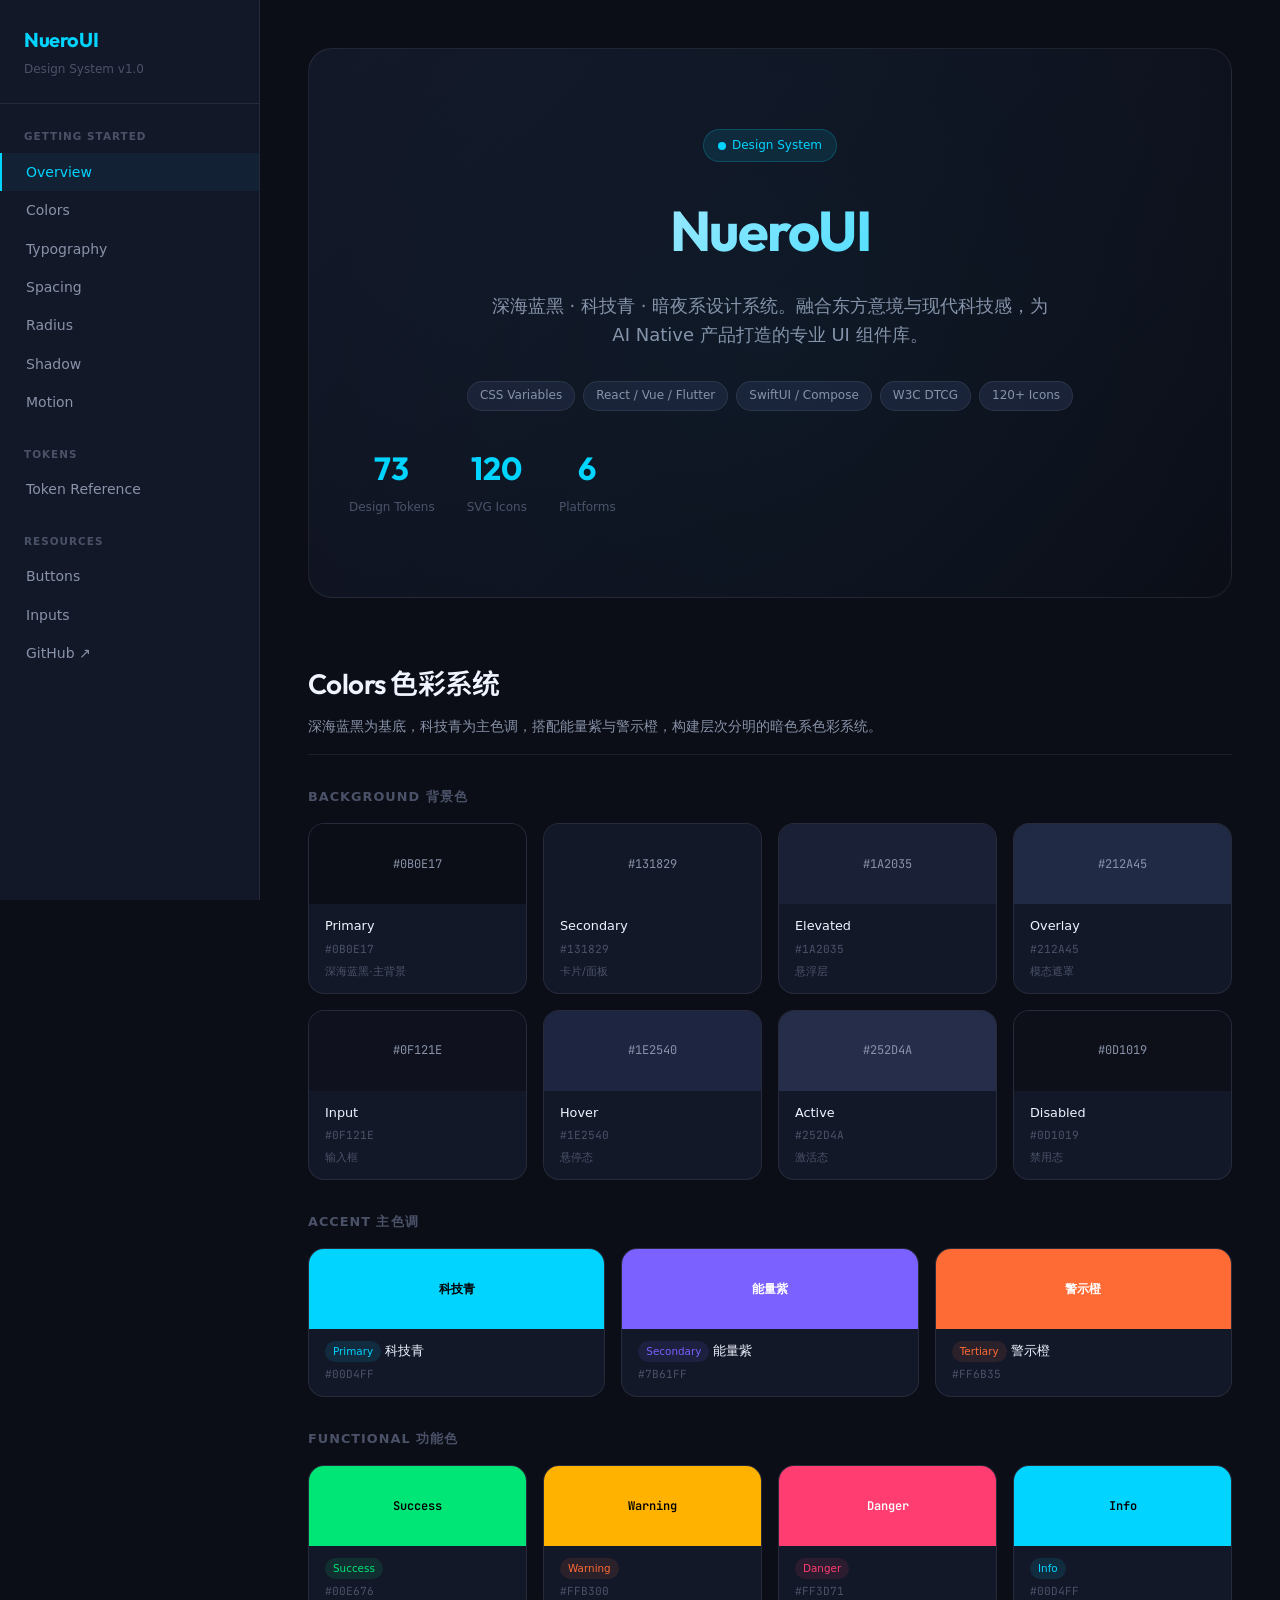
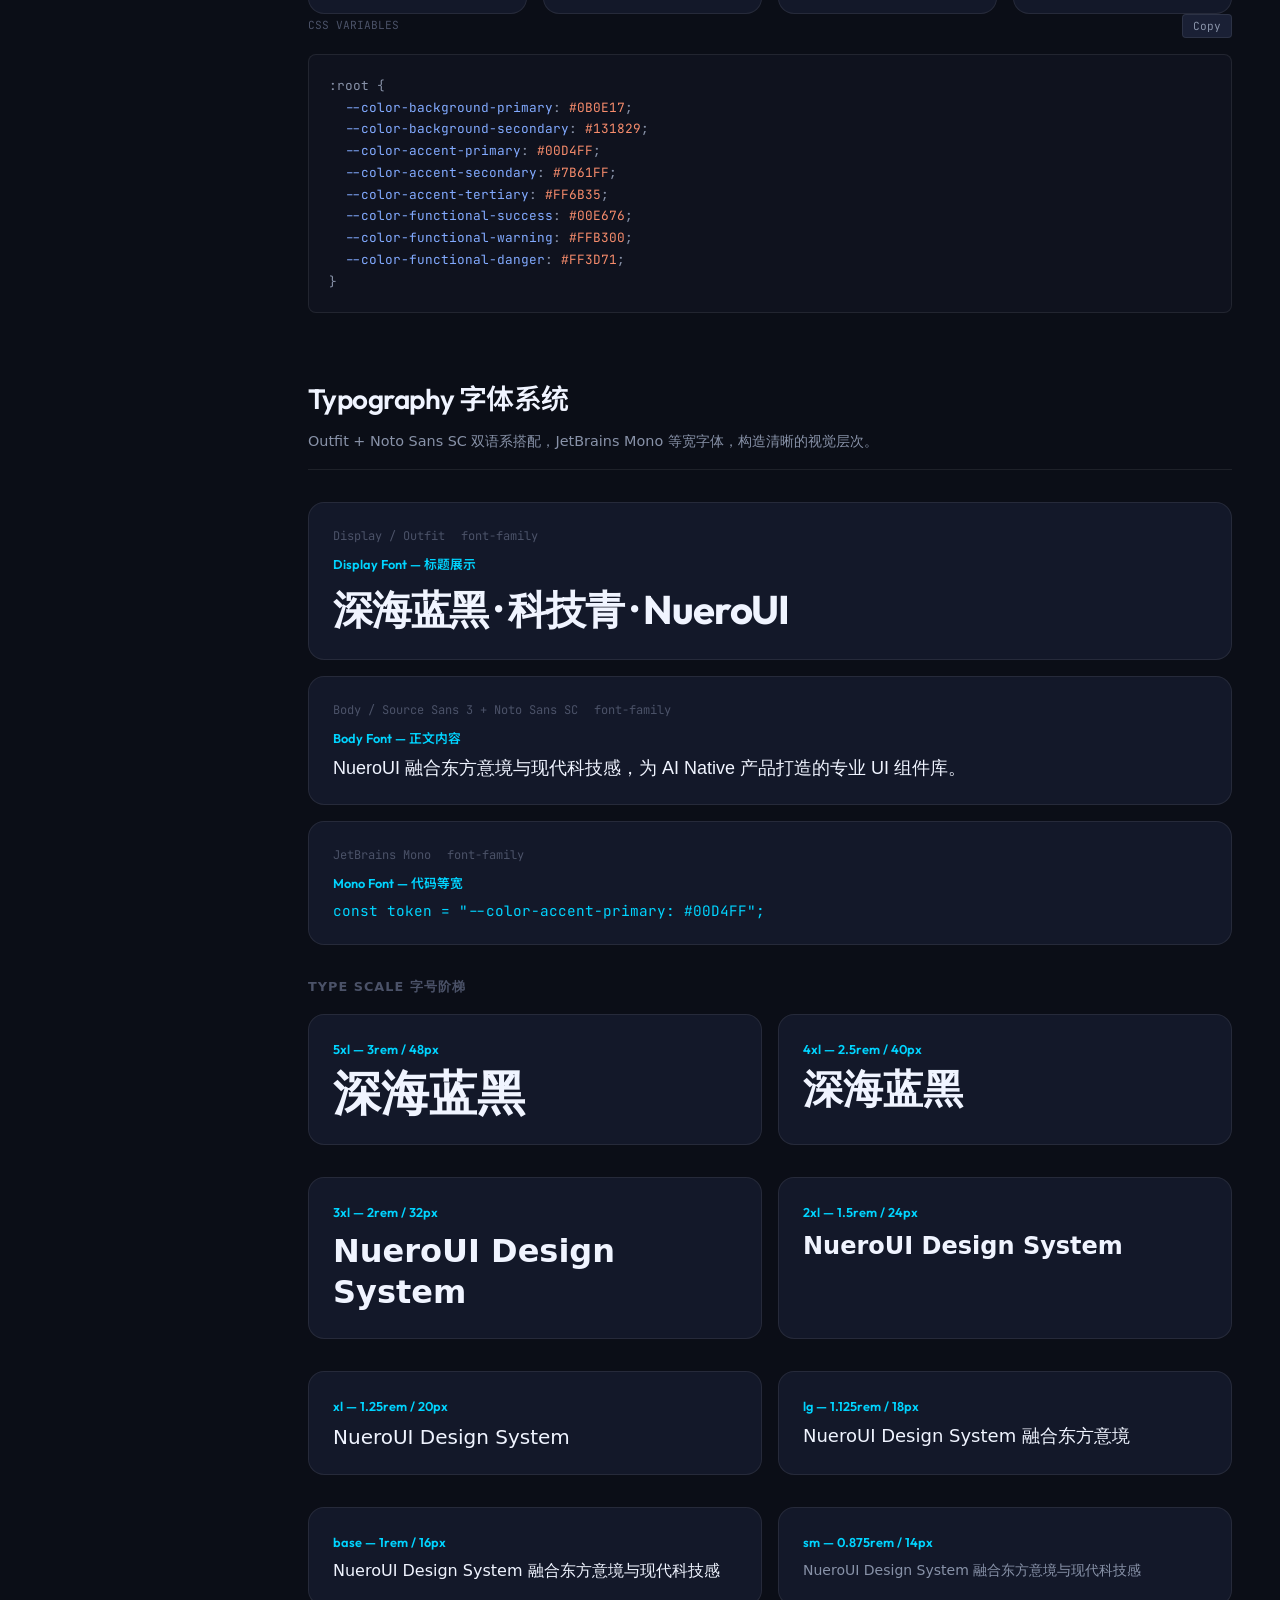
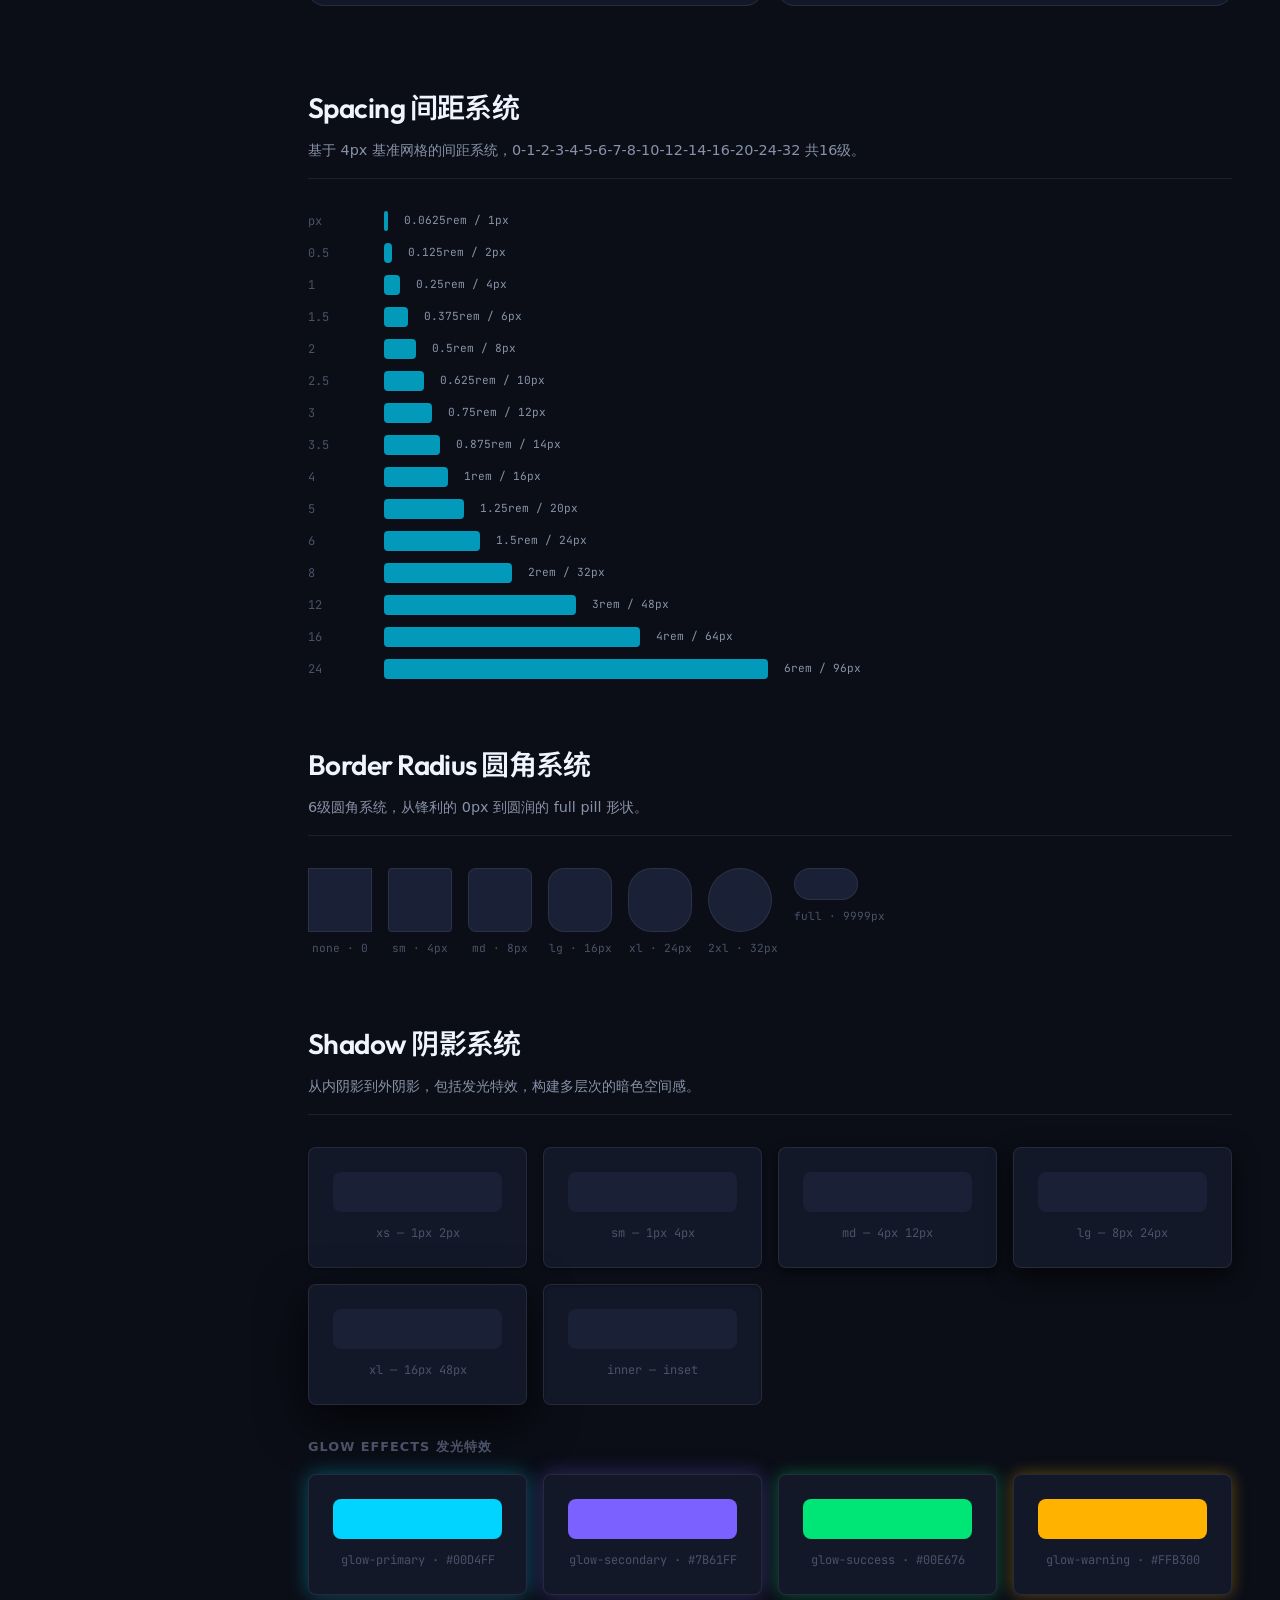
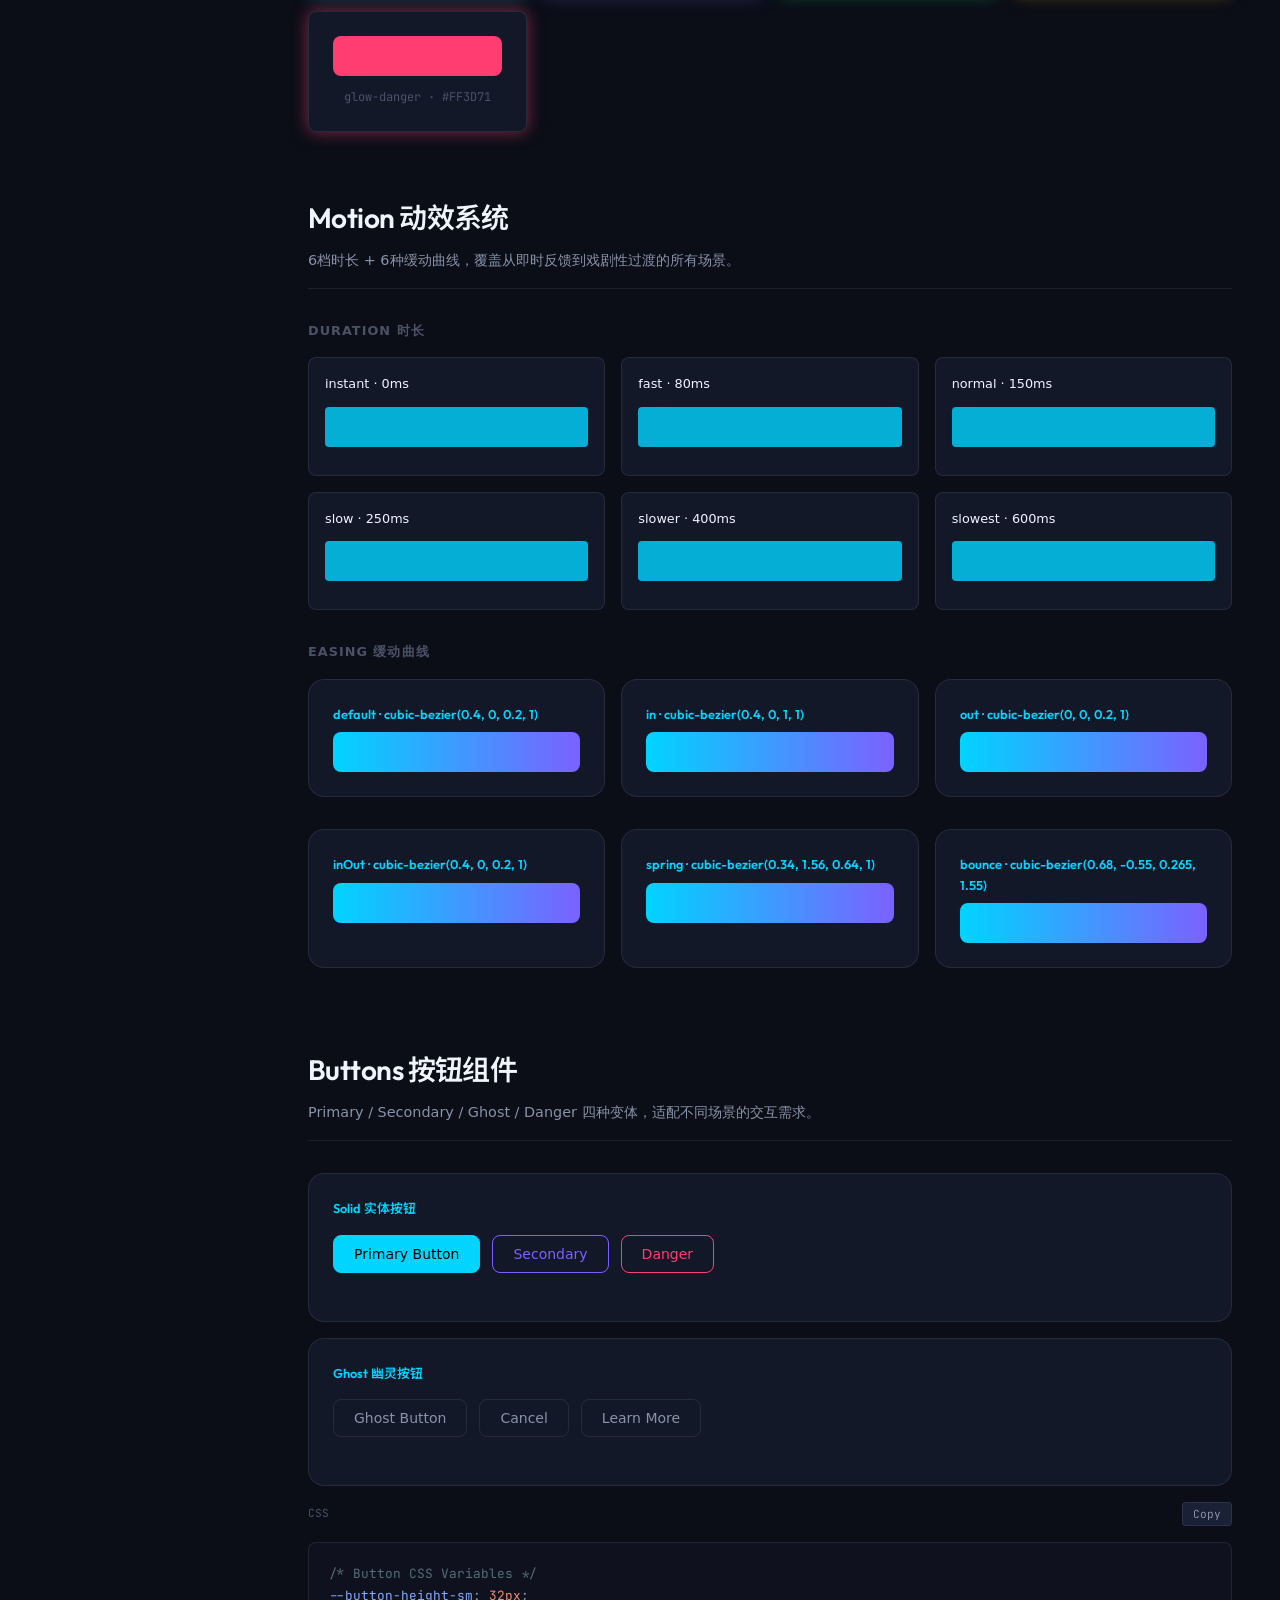
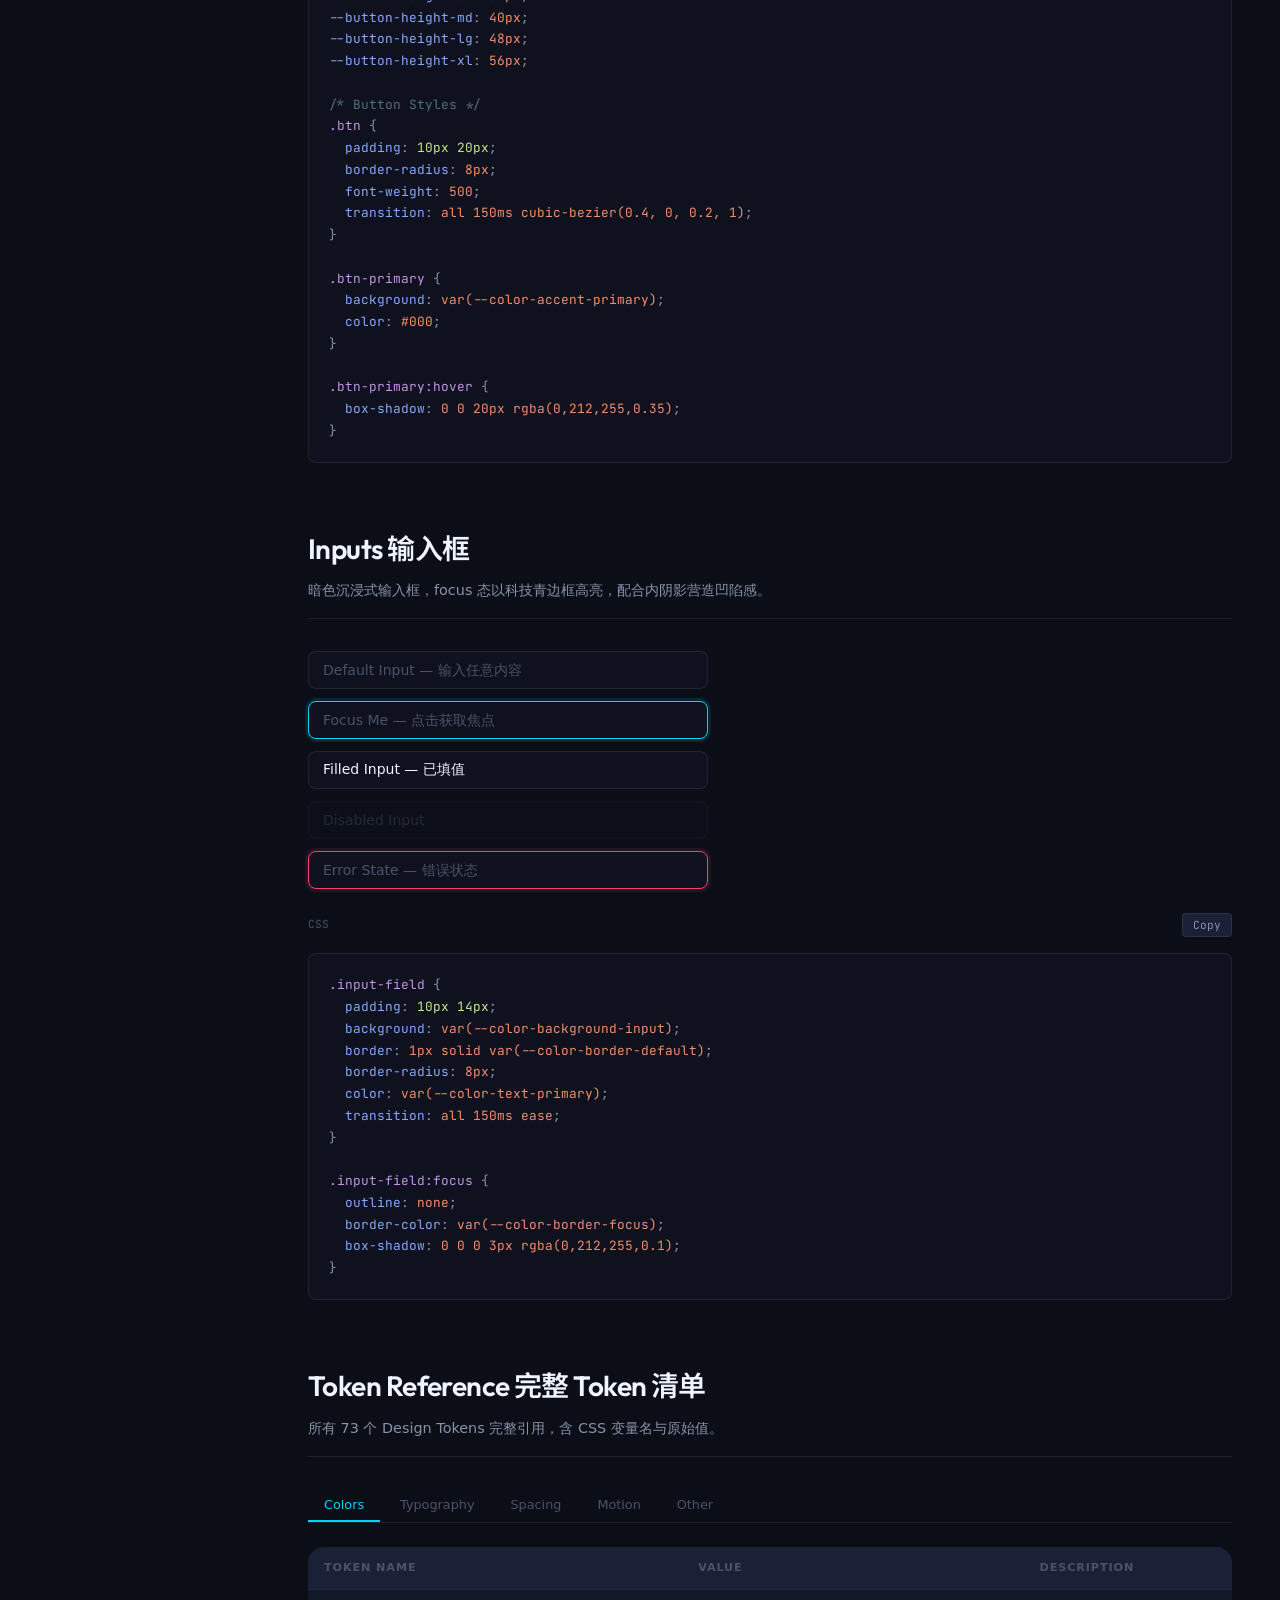
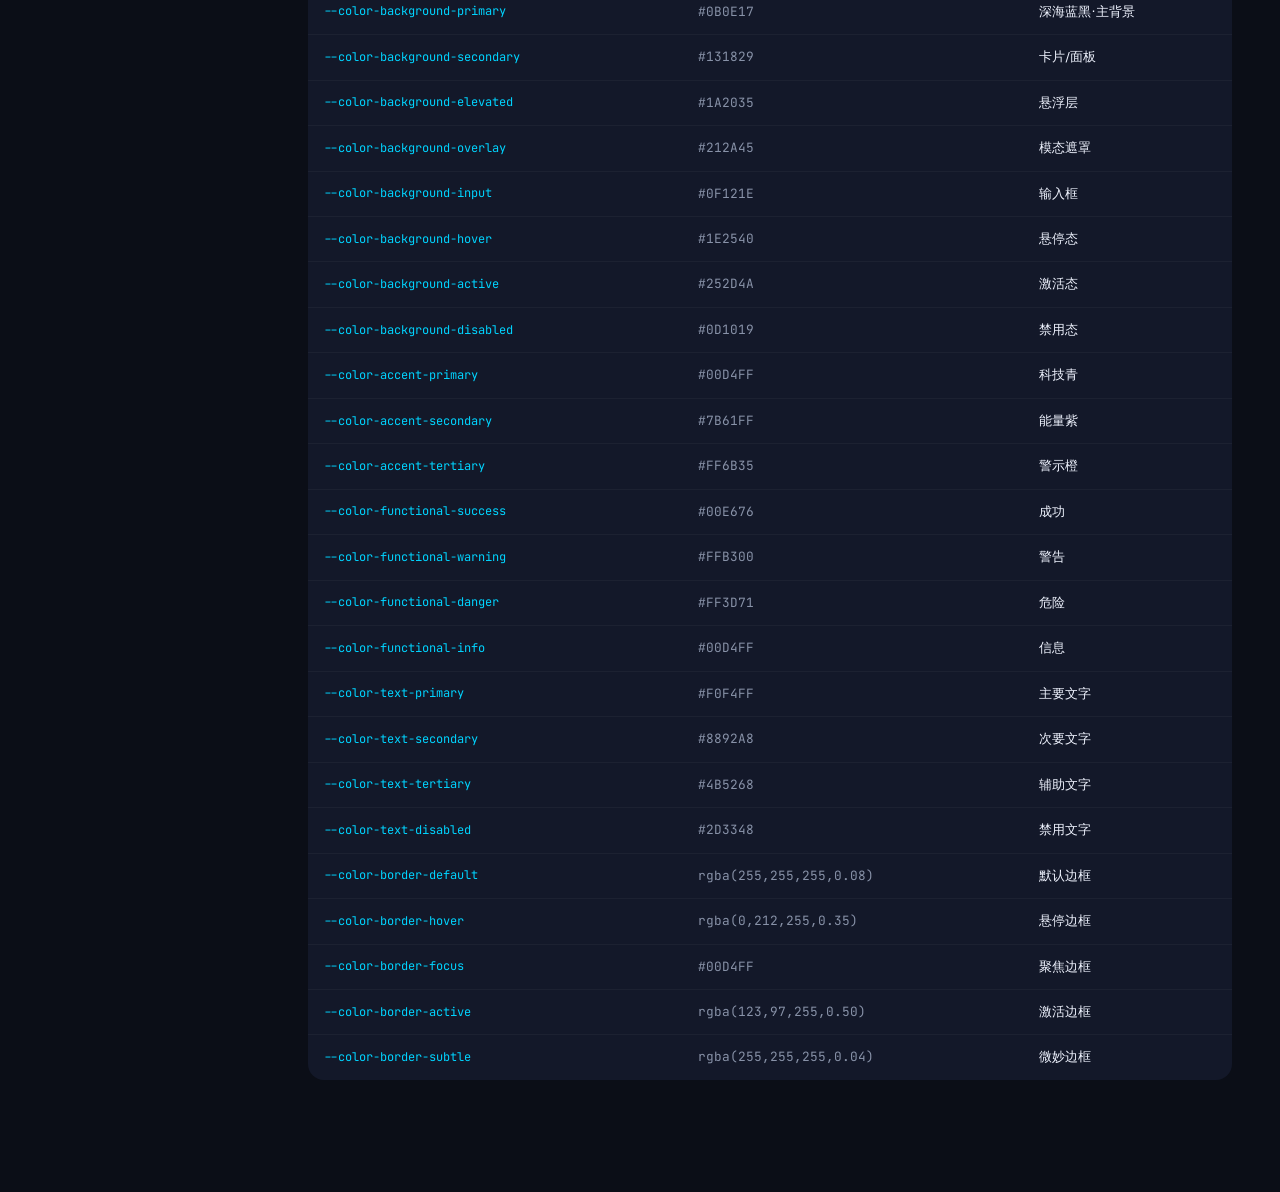
<file: docs-site/index.html>
<!DOCTYPE html>
<html lang="zh-CN">
<head>
  <meta charset="UTF-8">
  <meta name="viewport" content="width=device-width, initial-scale=1.0">
  <title>NueroUI Design System</title>
  <link rel="preconnect" href="https://fonts.googleapis.com">
  <link rel="preconnect" href="https://fonts.gstatic.com" crossorigin>
  <link href="https://fonts.googleapis.com/css2?family=Outfit:wght@300;400;500;600;700&family=JetBrains+Mono:wght@400;500&family=Noto+Sans+SC:wght@300;400;500;700&display=swap" rel="stylesheet">
  <style>
    :root {
      --bg-primary: #0B0E17;
      --bg-secondary: #131829;
      --bg-elevated: #1A2035;
      --bg-overlay: #212A45;
      --bg-input: #0F121E;
      --bg-hover: #1E2540;
      --bg-active: #252D4A;
      --bg-disabled: #0D1019;
      --accent-primary: #00D4FF;
      --accent-secondary: #7B61FF;
      --accent-tertiary: #FF6B35;
      --functional-success: #00E676;
      --functional-warning: #FFB300;
      --functional-danger: #FF3D71;
      --functional-info: #00D4FF;
      --text-primary: #F0F4FF;
      --text-secondary: #8892A8;
      --text-tertiary: #4B5268;
      --text-disabled: #2D3348;
      --border-default: rgba(255,255,255,0.08);
      --border-hover: rgba(0,212,255,0.35);
      --border-focus: #00D4FF;
      --border-active: rgba(123,97,255,0.50);
      --border-subtle: rgba(255,255,255,0.04);
      --font-display: 'Outfit', 'Noto Sans SC', system-ui, sans-serif;
      --font-body: 'Source Sans 3', 'PingFang SC', 'Microsoft YaHei', system-ui, sans-serif;
      --font-mono: 'JetBrains Mono', 'Fira Code', monospace;
      --radius-sm: 4px;
      --radius-md: 8px;
      --radius-lg: 16px;
      --radius-xl: 24px;
      --radius-full: 9999px;
      --shadow-xs: 0 1px 2px rgba(0,0,0,0.4);
      --shadow-sm: 0 1px 4px rgba(0,0,0,0.5);
      --shadow-md: 0 4px 12px rgba(0,0,0,0.55);
      --shadow-lg: 0 8px 24px rgba(0,0,0,0.65);
      --shadow-xl: 0 16px 48px rgba(0,0,0,0.75);
      --shadow-glow: 0 0 24px rgba(0,212,255,0.2);
      --glow-primary: 0 0 20px rgba(0,212,255,0.35);
      --glow-secondary: 0 0 20px rgba(123,97,255,0.35);
      --glow-success: 0 0 16px rgba(0,230,118,0.35);
      --glow-warning: 0 0 16px rgba(255,179,0,0.35);
      --glow-danger: 0 0 16px rgba(255,61,113,0.5);
    }

    *, *::before, *::after { box-sizing: border-box; margin: 0; padding: 0; }

    body {
      font-family: var(--font-body);
      background: var(--bg-primary);
      color: var(--text-primary);
      line-height: 1.6;
      min-height: 100vh;
    }

    /* Layout */
    .layout {
      display: flex;
      min-height: 100vh;
    }

    /* Sidebar */
    .sidebar {
      width: 260px;
      background: var(--bg-secondary);
      border-right: 1px solid var(--border-default);
      position: fixed;
      height: 100vh;
      overflow-y: auto;
      padding: 24px 0;
      flex-shrink: 0;
    }

    .logo {
      padding: 0 24px 24px;
      border-bottom: 1px solid var(--border-default);
      margin-bottom: 24px;
    }

    .logo-text {
      font-family: var(--font-display);
      font-size: 1.25rem;
      font-weight: 700;
      color: var(--accent-primary);
      letter-spacing: -0.02em;
    }

    .logo-sub {
      font-size: 0.75rem;
      color: var(--text-tertiary);
      margin-top: 4px;
    }

    .nav-section {
      margin-bottom: 24px;
    }

    .nav-title {
      font-size: 0.65rem;
      font-weight: 600;
      text-transform: uppercase;
      letter-spacing: 0.1em;
      color: var(--text-tertiary);
      padding: 0 24px;
      margin-bottom: 8px;
    }

    .nav-item {
      display: block;
      padding: 8px 24px;
      color: var(--text-secondary);
      text-decoration: none;
      font-size: 0.875rem;
      transition: all 0.15s ease;
      border-left: 2px solid transparent;
    }

    .nav-item:hover {
      color: var(--text-primary);
      background: var(--bg-hover);
    }

    .nav-item.active {
      color: var(--accent-primary);
      border-left-color: var(--accent-primary);
      background: rgba(0,212,255,0.05);
    }

    /* Main Content */
    .main {
      flex: 1;
      margin-left: 260px;
      padding: 48px;
      max-width: 1200px;
    }

    /* Hero */
    .hero {
      text-align: center;
      padding: 80px 40px;
      background: linear-gradient(135deg, var(--bg-secondary) 0%, var(--bg-primary) 100%);
      border: 1px solid var(--border-default);
      border-radius: var(--radius-xl);
      margin-bottom: 64px;
      position: relative;
      overflow: hidden;
    }

    .hero::before {
      content: '';
      position: absolute;
      top: -50%;
      left: -50%;
      width: 200%;
      height: 200%;
      background: radial-gradient(circle at 50% 50%, rgba(0,212,255,0.03) 0%, transparent 50%);
      animation: pulse 8s ease-in-out infinite;
    }

    @keyframes pulse {
      0%, 100% { opacity: 0.5; transform: scale(1); }
      50% { opacity: 1; transform: scale(1.05); }
    }

    .hero-badge {
      display: inline-flex;
      align-items: center;
      gap: 6px;
      background: rgba(0,212,255,0.1);
      border: 1px solid rgba(0,212,255,0.2);
      color: var(--accent-primary);
      padding: 6px 14px;
      border-radius: var(--radius-full);
      font-size: 0.75rem;
      font-weight: 500;
      margin-bottom: 24px;
    }

    .hero h1 {
      font-family: var(--font-display);
      font-size: 3.5rem;
      font-weight: 700;
      letter-spacing: -0.03em;
      margin-bottom: 16px;
      background: linear-gradient(135deg, var(--text-primary) 0%, var(--accent-primary) 100%);
      -webkit-background-clip: text;
      -webkit-text-fill-color: transparent;
      background-clip: text;
    }

    .hero p {
      font-size: 1.125rem;
      color: var(--text-secondary);
      max-width: 560px;
      margin: 0 auto 32px;
    }

    .hero-tags {
      display: flex;
      gap: 8px;
      justify-content: center;
      flex-wrap: wrap;
    }

    .tag {
      display: inline-block;
      padding: 4px 12px;
      background: var(--bg-elevated);
      border: 1px solid var(--border-default);
      border-radius: var(--radius-full);
      font-size: 0.75rem;
      color: var(--text-secondary);
    }

    /* Section */
    .section {
      margin-bottom: 64px;
    }

    .section-header {
      margin-bottom: 32px;
      padding-bottom: 16px;
      border-bottom: 1px solid var(--border-default);
    }

    .section-title {
      font-family: var(--font-display);
      font-size: 1.75rem;
      font-weight: 600;
      letter-spacing: -0.02em;
      margin-bottom: 8px;
    }

    .section-desc {
      color: var(--text-secondary);
      font-size: 0.9rem;
    }

    /* Color Grid */
    .color-grid {
      display: grid;
      grid-template-columns: repeat(auto-fill, minmax(200px, 1fr));
      gap: 16px;
    }

    .color-card {
      background: var(--bg-secondary);
      border: 1px solid var(--border-default);
      border-radius: var(--radius-lg);
      overflow: hidden;
      transition: all 0.2s ease;
    }

    .color-card:hover {
      border-color: var(--border-hover);
      transform: translateY(-2px);
      box-shadow: var(--shadow-md);
    }

    .color-swatch {
      height: 80px;
      display: flex;
      align-items: center;
      justify-content: center;
      font-size: 0.75rem;
      font-family: var(--font-mono);
      color: rgba(255,255,255,0.7);
    }

    .color-info {
      padding: 12px 16px;
    }

    .color-name {
      font-size: 0.8rem;
      font-weight: 500;
      margin-bottom: 4px;
    }

    .color-value {
      font-family: var(--font-mono);
      font-size: 0.7rem;
      color: var(--text-tertiary);
    }

    .color-desc {
      font-size: 0.7rem;
      color: var(--text-tertiary);
      margin-top: 4px;
    }

    /* Palette Row */
    .palette-row {
      display: flex;
      border-radius: var(--radius-md);
      overflow: hidden;
      margin-bottom: 12px;
    }

    .palette-item {
      flex: 1;
      padding: 16px 12px;
      text-align: center;
      min-width: 80px;
    }

    .palette-name {
      font-size: 0.7rem;
      font-weight: 500;
      margin-bottom: 4px;
    }

    .palette-hex {
      font-family: var(--font-mono);
      font-size: 0.65rem;
      opacity: 0.7;
    }

    /* Typography */
    .type-sample {
      background: var(--bg-secondary);
      border: 1px solid var(--border-default);
      border-radius: var(--radius-lg);
      padding: 24px;
      margin-bottom: 16px;
    }

    .type-meta {
      display: flex;
      gap: 16px;
      margin-bottom: 8px;
      font-size: 0.75rem;
      color: var(--text-tertiary);
      font-family: var(--font-mono);
    }

    .type-name {
      font-family: var(--font-display);
      font-weight: 600;
      color: var(--accent-primary);
      font-size: 0.8rem;
      margin-bottom: 8px;
    }

    .type-preview {
      color: var(--text-primary);
      line-height: 1.3;
    }

    /* Spacing */
    .spacing-row {
      display: flex;
      align-items: center;
      gap: 16px;
      margin-bottom: 12px;
    }

    .spacing-label {
      font-family: var(--font-mono);
      font-size: 0.75rem;
      color: var(--text-tertiary);
      width: 60px;
      flex-shrink: 0;
    }

    .spacing-bar {
      background: var(--accent-primary);
      height: 20px;
      border-radius: 4px;
      min-width: 4px;
      opacity: 0.7;
    }

    .spacing-value {
      font-family: var(--font-mono);
      font-size: 0.7rem;
      color: var(--text-secondary);
      flex-shrink: 0;
    }

    /* Radius */
    .radius-grid {
      display: flex;
      gap: 16px;
      flex-wrap: wrap;
    }

    .radius-item {
      text-align: center;
    }

    .radius-box {
      width: 64px;
      height: 64px;
      background: var(--bg-elevated);
      border: 1px solid var(--border-default);
      margin-bottom: 8px;
    }

    .radius-label {
      font-family: var(--font-mono);
      font-size: 0.7rem;
      color: var(--text-tertiary);
    }

    /* Shadow */
    .shadow-grid {
      display: grid;
      grid-template-columns: repeat(auto-fill, minmax(180px, 1fr));
      gap: 16px;
    }

    .shadow-card {
      background: var(--bg-secondary);
      border: 1px solid var(--border-default);
      border-radius: var(--radius-md);
      padding: 24px;
      text-align: center;
    }

    .shadow-label {
      font-family: var(--font-mono);
      font-size: 0.75rem;
      color: var(--text-tertiary);
      margin-top: 12px;
    }

    /* Motion */
    .motion-grid {
      display: grid;
      grid-template-columns: repeat(auto-fill, minmax(220px, 1fr));
      gap: 16px;
    }

    .motion-card {
      background: var(--bg-secondary);
      border: 1px solid var(--border-default);
      border-radius: var(--radius-md);
      padding: 16px;
    }

    .motion-name {
      font-size: 0.8rem;
      font-weight: 500;
      margin-bottom: 12px;
    }

    .motion-demo {
      width: 100%;
      height: 40px;
      background: var(--accent-primary);
      border-radius: var(--radius-sm);
      margin-bottom: 12px;
      opacity: 0.8;
    }

    .motion-value {
      font-family: var(--font-mono);
      font-size: 0.7rem;
      color: var(--text-tertiary);
    }

    /* Code Block */
    .code-block {
      background: var(--bg-input);
      border: 1px solid var(--border-default);
      border-radius: var(--radius-md);
      padding: 20px;
      margin-top: 16px;
      overflow-x: auto;
    }

    .code-block pre {
      font-family: var(--font-mono);
      font-size: 0.8rem;
      color: var(--text-secondary);
      white-space: pre;
      line-height: 1.7;
    }

    .code-block .keyword { color: #C792EA; }
    .code-block .string { color: #C3E88D; }
    .code-block .property { color: #82AAFF; }
    .code-block .value { color: #F78C6C; }
    .code-block .comment { color: #546E7A; }

    /* Copy Button */
    .copy-btn {
      background: var(--bg-elevated);
      border: 1px solid var(--border-default);
      border-radius: var(--radius-sm);
      color: var(--text-secondary);
      padding: 4px 10px;
      font-size: 0.7rem;
      cursor: pointer;
      transition: all 0.15s;
      font-family: var(--font-mono);
    }

    .copy-btn:hover {
      border-color: var(--accent-primary);
      color: var(--accent-primary);
    }

    .copy-btn.copied {
      border-color: var(--functional-success);
      color: var(--functional-success);
    }

    /* Buttons Preview */
    .btn-row {
      display: flex;
      gap: 12px;
      flex-wrap: wrap;
      margin-bottom: 24px;
    }

    .btn {
      padding: 10px 20px;
      border-radius: var(--radius-md);
      font-size: 0.875rem;
      font-weight: 500;
      cursor: pointer;
      transition: all 0.15s ease;
      border: 1px solid transparent;
      font-family: var(--font-body);
    }

    .btn-primary {
      background: var(--accent-primary);
      color: #000;
      border-color: var(--accent-primary);
    }

    .btn-primary:hover {
      background: #33DDFF;
      box-shadow: var(--glow-primary);
    }

    .btn-secondary {
      background: transparent;
      color: var(--accent-secondary);
      border-color: var(--accent-secondary);
    }

    .btn-secondary:hover {
      background: rgba(123,97,255,0.1);
      box-shadow: var(--glow-secondary);
    }

    .btn-ghost {
      background: transparent;
      color: var(--text-secondary);
      border-color: var(--border-default);
    }

    .btn-ghost:hover {
      border-color: var(--border-hover);
      color: var(--accent-primary);
    }

    .btn-danger {
      background: transparent;
      color: var(--functional-danger);
      border-color: var(--functional-danger);
    }

    .btn-danger:hover {
      background: rgba(255,61,113,0.1);
      box-shadow: var(--glow-danger);
    }

    /* Stats */
    .stats {
      display: flex;
      gap: 32px;
      margin-top: 32px;
    }

    .stat {
      text-align: center;
    }

    .stat-value {
      font-family: var(--font-display);
      font-size: 2rem;
      font-weight: 700;
      color: var(--accent-primary);
    }

    .stat-label {
      font-size: 0.75rem;
      color: var(--text-tertiary);
      margin-top: 4px;
    }

    /* Input Preview */
    .input-row {
      display: flex;
      flex-direction: column;
      gap: 12px;
      max-width: 400px;
    }

    .input-field {
      padding: 10px 14px;
      background: var(--bg-input);
      border: 1px solid var(--border-default);
      border-radius: var(--radius-md);
      color: var(--text-primary);
      font-size: 0.875rem;
      font-family: var(--font-body);
      transition: all 0.15s;
      outline: none;
    }

    .input-field::placeholder {
      color: var(--text-tertiary);
    }

    .input-field:focus {
      border-color: var(--border-focus);
      box-shadow: 0 0 0 3px rgba(0,212,255,0.1);
    }

    /* Token Table */
    .token-table {
      width: 100%;
      border-collapse: collapse;
      background: var(--bg-secondary);
      border-radius: var(--radius-lg);
      overflow: hidden;
    }

    .token-table th {
      text-align: left;
      padding: 12px 16px;
      font-size: 0.7rem;
      font-weight: 600;
      text-transform: uppercase;
      letter-spacing: 0.08em;
      color: var(--text-tertiary);
      border-bottom: 1px solid var(--border-default);
      background: var(--bg-elevated);
    }

    .token-table td {
      padding: 12px 16px;
      font-size: 0.8rem;
      border-bottom: 1px solid var(--border-subtle);
    }

    .token-table tr:last-child td {
      border-bottom: none;
    }

    .token-table tr:hover td {
      background: var(--bg-hover);
    }

    .token-table .name {
      font-family: var(--font-mono);
      color: var(--accent-primary);
      font-size: 0.75rem;
    }

    .token-table .value {
      font-family: var(--font-mono);
      color: var(--text-secondary);
    }

    /* Tab */
    .tabs {
      display: flex;
      gap: 4px;
      margin-bottom: 24px;
      border-bottom: 1px solid var(--border-default);
    }

    .tab {
      padding: 8px 16px;
      font-size: 0.8rem;
      color: var(--text-tertiary);
      cursor: pointer;
      border-bottom: 2px solid transparent;
      transition: all 0.15s;
      background: none;
      border-top: none;
      border-left: none;
      border-right: none;
      font-family: var(--font-body);
    }

    .tab:hover { color: var(--text-secondary); }
    .tab.active { color: var(--accent-primary); border-bottom-color: var(--accent-primary); }

    .tab-content { display: none; }
    .tab-content.active { display: block; }

    /* Responsive */
    @media (max-width: 768px) {
      .sidebar { display: none; }
      .main { margin-left: 0; padding: 24px; }
      .hero h1 { font-size: 2rem; }
      .color-grid { grid-template-columns: repeat(auto-fill, minmax(150px, 1fr)); }
    }

    /* Scrollbar */
    ::-webkit-scrollbar { width: 6px; height: 6px; }
    ::-webkit-scrollbar-track { background: transparent; }
    ::-webkit-scrollbar-thumb { background: var(--bg-overlay); border-radius: 3px; }
    ::-webkit-scrollbar-thumb:hover { background: var(--text-tertiary); }

    /* Badge */
    .badge {
      display: inline-block;
      padding: 2px 8px;
      border-radius: var(--radius-full);
      font-size: 0.65rem;
      font-weight: 500;
    }

    .badge-cyan { background: rgba(0,212,255,0.1); color: var(--accent-primary); }
    .badge-purple { background: rgba(123,97,255,0.1); color: var(--accent-secondary); }
    .badge-orange { background: rgba(255,107,53,0.1); color: var(--accent-tertiary); }
    .badge-green { background: rgba(0,230,118,0.1); color: var(--functional-success); }

    /* Grid layout for tokens */
    .grid-2 { display: grid; grid-template-columns: repeat(2, 1fr); gap: 16px; }
    .grid-3 { display: grid; grid-template-columns: repeat(3, 1fr); gap: 16px; }
    .grid-4 { display: grid; grid-template-columns: repeat(4, 1fr); gap: 16px; }

    @media (max-width: 900px) {
      .grid-4 { grid-template-columns: repeat(2, 1fr); }
      .grid-3 { grid-template-columns: repeat(2, 1fr); }
    }

    /* Code with language label */
    .code-header {
      display: flex;
      justify-content: space-between;
      align-items: center;
      margin-bottom: 12px;
    }

    .code-lang {
      font-size: 0.7rem;
      color: var(--text-tertiary);
      font-family: var(--font-mono);
      text-transform: uppercase;
    }
  </style>
</head>
<body>
  <div class="layout">
    <!-- Sidebar -->
    <nav class="sidebar">
      <div class="logo">
        <div class="logo-text">NueroUI</div>
        <div class="logo-sub">Design System v1.0</div>
      </div>

      <div class="nav-section">
        <div class="nav-title">Getting Started</div>
        <a class="nav-item active" href="#overview">Overview</a>
        <a class="nav-item" href="#colors">Colors</a>
        <a class="nav-item" href="#typography">Typography</a>
        <a class="nav-item" href="#spacing">Spacing</a>
        <a class="nav-item" href="#radius">Radius</a>
        <a class="nav-item" href="#shadow">Shadow</a>
        <a class="nav-item" href="#motion">Motion</a>
      </div>

      <div class="nav-section">
        <div class="nav-title">Tokens</div>
        <a class="nav-item" href="#tokens">Token Reference</a>
      </div>

      <div class="nav-section">
        <div class="nav-title">Resources</div>
        <a class="nav-item" href="#buttons">Buttons</a>
        <a class="nav-item" href="#inputs">Inputs</a>
        <a class="nav-item" href="https://github.com/trigoldsun/NueroUI" target="_blank">GitHub ↗</a>
      </div>
    </nav>

    <!-- Main -->
    <main class="main">

      <!-- Hero -->
      <section class="hero" id="overview">
        <div class="hero-badge">
          <svg width="8" height="8" viewBox="0 0 8 8"><circle cx="4" cy="4" r="4" fill="currentColor"/></svg>
          Design System
        </div>
        <h1>NueroUI</h1>
        <p>深海蓝黑 · 科技青 · 暗夜系设计系统。融合东方意境与现代科技感，为 AI Native 产品打造的专业 UI 组件库。</p>
        <div class="hero-tags">
          <span class="tag">CSS Variables</span>
          <span class="tag">React / Vue / Flutter</span>
          <span class="tag">SwiftUI / Compose</span>
          <span class="tag">W3C DTCG</span>
          <span class="tag">120+ Icons</span>
        </div>
        <div class="stats">
          <div class="stat">
            <div class="stat-value">73</div>
            <div class="stat-label">Design Tokens</div>
          </div>
          <div class="stat">
            <div class="stat-value">120</div>
            <div class="stat-label">SVG Icons</div>
          </div>
          <div class="stat">
            <div class="stat-value">6</div>
            <div class="stat-label">Platforms</div>
          </div>
        </div>
      </section>

      <!-- Colors -->
      <section class="section" id="colors">
        <div class="section-header">
          <h2 class="section-title">Colors 色彩系统</h2>
          <p class="section-desc">深海蓝黑为基底，科技青为主色调，搭配能量紫与警示橙，构建层次分明的暗色系色彩系统。</p>
        </div>

        <h3 style="font-size:0.8rem;color:var(--text-tertiary);margin-bottom:16px;text-transform:uppercase;letter-spacing:0.08em;">Background 背景色</h3>
        <div class="color-grid">
          <div class="color-card">
            <div class="color-swatch" style="background:#0B0E17;color:#8892A8;">#0B0E17</div>
            <div class="color-info">
              <div class="color-name">Primary</div>
              <div class="color-value">#0B0E17</div>
              <div class="color-desc">深海蓝黑·主背景</div>
            </div>
          </div>
          <div class="color-card">
            <div class="color-swatch" style="background:#131829;color:#8892A8;">#131829</div>
            <div class="color-info">
              <div class="color-name">Secondary</div>
              <div class="color-value">#131829</div>
              <div class="color-desc">卡片/面板</div>
            </div>
          </div>
          <div class="color-card">
            <div class="color-swatch" style="background:#1A2035;color:#8892A8;">#1A2035</div>
            <div class="color-info">
              <div class="color-name">Elevated</div>
              <div class="color-value">#1A2035</div>
              <div class="color-desc">悬浮层</div>
            </div>
          </div>
          <div class="color-card">
            <div class="color-swatch" style="background:#212A45;color:#8892A8;">#212A45</div>
            <div class="color-info">
              <div class="color-name">Overlay</div>
              <div class="color-value">#212A45</div>
              <div class="color-desc">模态遮罩</div>
            </div>
          </div>
          <div class="color-card">
            <div class="color-swatch" style="background:#0F121E;color:#8892A8;">#0F121E</div>
            <div class="color-info">
              <div class="color-name">Input</div>
              <div class="color-value">#0F121E</div>
              <div class="color-desc">输入框</div>
            </div>
          </div>
          <div class="color-card">
            <div class="color-swatch" style="background:#1E2540;color:#8892A8;">#1E2540</div>
            <div class="color-info">
              <div class="color-name">Hover</div>
              <div class="color-value">#1E2540</div>
              <div class="color-desc">悬停态</div>
            </div>
          </div>
          <div class="color-card">
            <div class="color-swatch" style="background:#252D4A;color:#8892A8;">#252D4A</div>
            <div class="color-info">
              <div class="color-name">Active</div>
              <div class="color-value">#252D4A</div>
              <div class="color-desc">激活态</div>
            </div>
          </div>
          <div class="color-card">
            <div class="color-swatch" style="background:#0D1019;color:#8892A8;">#0D1019</div>
            <div class="color-info">
              <div class="color-name">Disabled</div>
              <div class="color-value">#0D1019</div>
              <div class="color-desc">禁用态</div>
            </div>
          </div>
        </div>

        <h3 style="font-size:0.8rem;color:var(--text-tertiary);margin:32px 0 16px;text-transform:uppercase;letter-spacing:0.08em;">Accent 主色调</h3>
        <div class="grid-3">
          <div class="color-card">
            <div class="color-swatch" style="background:#00D4FF;color:#000;font-weight:600;">科技青</div>
            <div class="color-info">
              <div class="color-name"><span class="badge badge-cyan">Primary</span> 科技青</div>
              <div class="color-value">#00D4FF</div>
            </div>
          </div>
          <div class="color-card">
            <div class="color-swatch" style="background:#7B61FF;color:#fff;font-weight:600;">能量紫</div>
            <div class="color-info">
              <div class="color-name"><span class="badge badge-purple">Secondary</span> 能量紫</div>
              <div class="color-value">#7B61FF</div>
            </div>
          </div>
          <div class="color-card">
            <div class="color-swatch" style="background:#FF6B35;color:#fff;font-weight:600;">警示橙</div>
            <div class="color-info">
              <div class="color-name"><span class="badge badge-orange">Tertiary</span> 警示橙</div>
              <div class="color-value">#FF6B35</div>
            </div>
          </div>
        </div>

        <h3 style="font-size:0.8rem;color:var(--text-tertiary);margin:32px 0 16px;text-transform:uppercase;letter-spacing:0.08em;">Functional 功能色</h3>
        <div class="grid-4">
          <div class="color-card">
            <div class="color-swatch" style="background:#00E676;color:#000;font-weight:600;">Success</div>
            <div class="color-info">
              <div class="color-name"><span class="badge badge-green">Success</span></div>
              <div class="color-value">#00E676</div>
            </div>
          </div>
          <div class="color-card">
            <div class="color-swatch" style="background:#FFB300;color:#000;font-weight:600;">Warning</div>
            <div class="color-info">
              <div class="color-name"><span class="badge badge-orange">Warning</span></div>
              <div class="color-value">#FFB300</div>
            </div>
          </div>
          <div class="color-card">
            <div class="color-swatch" style="background:#FF3D71;color:#fff;font-weight:600;">Danger</div>
            <div class="color-info">
              <div class="color-name"><span class="badge badge-cyan" style="background:rgba(255,61,113,0.1);color:#FF3D71;">Danger</span></div>
              <div class="color-value">#FF3D71</div>
            </div>
          </div>
          <div class="color-card">
            <div class="color-swatch" style="background:#00D4FF;color:#000;font-weight:600;">Info</div>
            <div class="color-info">
              <div class="color-name"><span class="badge badge-cyan">Info</span></div>
              <div class="color-value">#00D4FF</div>
            </div>
          </div>
        </div>

        <!-- CSS Variables Code -->
        <div class="code-header">
          <span class="code-lang">CSS Variables</span>
          <button class="copy-btn" onclick="copyCode(this)">Copy</button>
        </div>
        <div class="code-block">
          <pre>:root {
  <span class="property">--color-background-primary</span>: <span class="value">#0B0E17</span>;
  <span class="property">--color-background-secondary</span>: <span class="value">#131829</span>;
  <span class="property">--color-accent-primary</span>: <span class="value">#00D4FF</span>;
  <span class="property">--color-accent-secondary</span>: <span class="value">#7B61FF</span>;
  <span class="property">--color-accent-tertiary</span>: <span class="value">#FF6B35</span>;
  <span class="property">--color-functional-success</span>: <span class="value">#00E676</span>;
  <span class="property">--color-functional-warning</span>: <span class="value">#FFB300</span>;
  <span class="property">--color-functional-danger</span>: <span class="value">#FF3D71</span>;
}</pre>
        </div>
      </section>

      <!-- Typography -->
      <section class="section" id="typography">
        <div class="section-header">
          <h2 class="section-title">Typography 字体系统</h2>
          <p class="section-desc">Outfit + Noto Sans SC 双语系搭配，JetBrains Mono 等宽字体，构造清晰的视觉层次。</p>
        </div>

        <div class="type-sample">
          <div class="type-meta">
            <span>Display / Outfit</span>
            <span>font-family</span>
          </div>
          <div class="type-name">Display Font — 标题展示</div>
          <div class="type-preview" style="font-family:'Outfit',sans-serif; font-size:2.5rem; font-weight:700; letter-spacing:-0.03em;">深海蓝黑 · 科技青 · NueroUI</div>
        </div>

        <div class="type-sample">
          <div class="type-meta">
            <span>Body / Source Sans 3 + Noto Sans SC</span>
            <span>font-family</span>
          </div>
          <div class="type-name">Body Font — 正文内容</div>
          <div class="type-preview" style="font-size:1.125rem; font-family:'Source Sans 3','PingFang SC','Microsoft YaHei',sans-serif;">NueroUI 融合东方意境与现代科技感，为 AI Native 产品打造的专业 UI 组件库。</div>
        </div>

        <div class="type-sample">
          <div class="type-meta">
            <span>JetBrains Mono</span>
            <span>font-family</span>
          </div>
          <div class="type-name">Mono Font — 代码等宽</div>
          <div class="type-preview" style="font-family:'JetBrains Mono',monospace; font-size:0.9rem; color: var(--accent-primary);">const token = "--color-accent-primary: #00D4FF";</div>
        </div>

        <!-- Type Scale -->
        <h3 style="font-size:0.8rem;color:var(--text-tertiary);margin:32px 0 16px;text-transform:uppercase;letter-spacing:0.08em;">Type Scale 字号阶梯</h3>
        <div class="grid-2">
          <div class="type-sample">
            <div class="type-name">5xl — 3rem / 48px</div>
            <div class="type-preview" style="font-size:3rem;font-weight:700;line-height:1.1;">深海蓝黑</div>
          </div>
          <div class="type-sample">
            <div class="type-name">4xl — 2.5rem / 40px</div>
            <div class="type-preview" style="font-size:2.5rem;font-weight:700;line-height:1.1;">深海蓝黑</div>
          </div>
          <div class="type-sample">
            <div class="type-name">3xl — 2rem / 32px</div>
            <div class="type-preview" style="font-size:2rem;font-weight:600;">NueroUI Design System</div>
          </div>
          <div class="type-sample">
            <div class="type-name">2xl — 1.5rem / 24px</div>
            <div class="type-preview" style="font-size:1.5rem;font-weight:600;">NueroUI Design System</div>
          </div>
          <div class="type-sample">
            <div class="type-name">xl — 1.25rem / 20px</div>
            <div class="type-preview" style="font-size:1.25rem;font-weight:500;">NueroUI Design System</div>
          </div>
          <div class="type-sample">
            <div class="type-name">lg — 1.125rem / 18px</div>
            <div class="type-preview" style="font-size:1.125rem;">NueroUI Design System 融合东方意境</div>
          </div>
          <div class="type-sample">
            <div class="type-name">base — 1rem / 16px</div>
            <div class="type-preview" style="font-size:1rem;">NueroUI Design System 融合东方意境与现代科技感</div>
          </div>
          <div class="type-sample">
            <div class="type-name">sm — 0.875rem / 14px</div>
            <div class="type-preview" style="font-size:0.875rem;color:var(--text-secondary);">NueroUI Design System 融合东方意境与现代科技感</div>
          </div>
        </div>
      </section>

      <!-- Spacing -->
      <section class="section" id="spacing">
        <div class="section-header">
          <h2 class="section-title">Spacing 间距系统</h2>
          <p class="section-desc">基于 4px 基准网格的间距系统，0-1-2-3-4-5-6-7-8-10-12-14-16-20-24-32 共16级。</p>
        </div>

        <div style="max-width:600px;">
          <div class="spacing-row"><div class="spacing-label">px</div><div class="spacing-bar" style="width:4px;"></div><div class="spacing-value">0.0625rem / 1px</div></div>
          <div class="spacing-row"><div class="spacing-label">0.5</div><div class="spacing-bar" style="width:8px;"></div><div class="spacing-value">0.125rem / 2px</div></div>
          <div class="spacing-row"><div class="spacing-label">1</div><div class="spacing-bar" style="width:16px;"></div><div class="spacing-value">0.25rem / 4px</div></div>
          <div class="spacing-row"><div class="spacing-label">1.5</div><div class="spacing-bar" style="width:24px;"></div><div class="spacing-value">0.375rem / 6px</div></div>
          <div class="spacing-row"><div class="spacing-label">2</div><div class="spacing-bar" style="width:32px;"></div><div class="spacing-value">0.5rem / 8px</div></div>
          <div class="spacing-row"><div class="spacing-label">2.5</div><div class="spacing-bar" style="width:40px;"></div><div class="spacing-value">0.625rem / 10px</div></div>
          <div class="spacing-row"><div class="spacing-label">3</div><div class="spacing-bar" style="width:48px;"></div><div class="spacing-value">0.75rem / 12px</div></div>
          <div class="spacing-row"><div class="spacing-label">3.5</div><div class="spacing-bar" style="width:56px;"></div><div class="spacing-value">0.875rem / 14px</div></div>
          <div class="spacing-row"><div class="spacing-label">4</div><div class="spacing-bar" style="width:64px;"></div><div class="spacing-value">1rem / 16px</div></div>
          <div class="spacing-row"><div class="spacing-label">5</div><div class="spacing-bar" style="width:80px;"></div><div class="spacing-value">1.25rem / 20px</div></div>
          <div class="spacing-row"><div class="spacing-label">6</div><div class="spacing-bar" style="width:96px;"></div><div class="spacing-value">1.5rem / 24px</div></div>
          <div class="spacing-row"><div class="spacing-label">8</div><div class="spacing-bar" style="width:128px;"></div><div class="spacing-value">2rem / 32px</div></div>
          <div class="spacing-row"><div class="spacing-label">12</div><div class="spacing-bar" style="width:192px;"></div><div class="spacing-value">3rem / 48px</div></div>
          <div class="spacing-row"><div class="spacing-label">16</div><div class="spacing-bar" style="width:256px;"></div><div class="spacing-value">4rem / 64px</div></div>
          <div class="spacing-row"><div class="spacing-label">24</div><div class="spacing-bar" style="width:384px;"></div><div class="spacing-value">6rem / 96px</div></div>
        </div>
      </section>

      <!-- Radius -->
      <section class="section" id="radius">
        <div class="section-header">
          <h2 class="section-title">Border Radius 圆角系统</h2>
          <p class="section-desc">6级圆角系统，从锋利的 0px 到圆润的 full pill 形状。</p>
        </div>
        <div class="radius-grid">
          <div class="radius-item">
            <div class="radius-box" style="border-radius:0;"></div>
            <div class="radius-label">none · 0</div>
          </div>
          <div class="radius-item">
            <div class="radius-box" style="border-radius:4px;"></div>
            <div class="radius-label">sm · 4px</div>
          </div>
          <div class="radius-item">
            <div class="radius-box" style="border-radius:8px;"></div>
            <div class="radius-label">md · 8px</div>
          </div>
          <div class="radius-item">
            <div class="radius-box" style="border-radius:16px;"></div>
            <div class="radius-label">lg · 16px</div>
          </div>
          <div class="radius-item">
            <div class="radius-box" style="border-radius:24px;"></div>
            <div class="radius-label">xl · 24px</div>
          </div>
          <div class="radius-item">
            <div class="radius-box" style="border-radius:32px;"></div>
            <div class="radius-label">2xl · 32px</div>
          </div>
          <div class="radius-item">
            <div class="radius-box" style="border-radius:9999px;width:64px;height:32px;"></div>
            <div class="radius-label">full · 9999px</div>
          </div>
        </div>
      </section>

      <!-- Shadow -->
      <section class="section" id="shadow">
        <div class="section-header">
          <h2 class="section-title">Shadow 阴影系统</h2>
          <p class="section-desc">从内阴影到外阴影，包括发光特效，构建多层次的暗色空间感。</p>
        </div>
        <div class="shadow-grid">
          <div class="shadow-card" style="box-shadow:var(--shadow-xs);">
            <div style="height:40px;background:var(--bg-elevated);border-radius:8px;"></div>
            <div class="shadow-label">xs — 1px 2px</div>
          </div>
          <div class="shadow-card" style="box-shadow:var(--shadow-sm);">
            <div style="height:40px;background:var(--bg-elevated);border-radius:8px;"></div>
            <div class="shadow-label">sm — 1px 4px</div>
          </div>
          <div class="shadow-card" style="box-shadow:var(--shadow-md);">
            <div style="height:40px;background:var(--bg-elevated);border-radius:8px;"></div>
            <div class="shadow-label">md — 4px 12px</div>
          </div>
          <div class="shadow-card" style="box-shadow:var(--shadow-lg);">
            <div style="height:40px;background:var(--bg-elevated);border-radius:8px;"></div>
            <div class="shadow-label">lg — 8px 24px</div>
          </div>
          <div class="shadow-card" style="box-shadow:var(--shadow-xl);">
            <div style="height:40px;background:var(--bg-elevated);border-radius:8px;"></div>
            <div class="shadow-label">xl — 16px 48px</div>
          </div>
          <div class="shadow-card" style="box-shadow:var(--shadow-inner,inset 0 1px 3px rgba(0,0,0,0.4));">
            <div style="height:40px;background:var(--bg-elevated);border-radius:8px;"></div>
            <div class="shadow-label">inner — inset</div>
          </div>
        </div>

        <h3 style="font-size:0.8rem;color:var(--text-tertiary);margin:32px 0 16px;text-transform:uppercase;letter-spacing:0.08em;">Glow Effects 发光特效</h3>
        <div class="shadow-grid">
          <div class="shadow-card" style="box-shadow:var(--glow-primary);">
            <div style="height:40px;background:var(--accent-primary);border-radius:8px;"></div>
            <div class="shadow-label">glow-primary · #00D4FF</div>
          </div>
          <div class="shadow-card" style="box-shadow:var(--glow-secondary);">
            <div style="height:40px;background:var(--accent-secondary);border-radius:8px;"></div>
            <div class="shadow-label">glow-secondary · #7B61FF</div>
          </div>
          <div class="shadow-card" style="box-shadow:var(--glow-success);">
            <div style="height:40px;background:var(--functional-success);border-radius:8px;"></div>
            <div class="shadow-label">glow-success · #00E676</div>
          </div>
          <div class="shadow-card" style="box-shadow:var(--glow-warning);">
            <div style="height:40px;background:var(--functional-warning);border-radius:8px;"></div>
            <div class="shadow-label">glow-warning · #FFB300</div>
          </div>
          <div class="shadow-card" style="box-shadow:var(--glow-danger);">
            <div style="height:40px;background:var(--functional-danger);border-radius:8px;"></div>
            <div class="shadow-label">glow-danger · #FF3D71</div>
          </div>
        </div>
      </section>

      <!-- Motion -->
      <section class="section" id="motion">
        <div class="section-header">
          <h2 class="section-title">Motion 动效系统</h2>
          <p class="section-desc">6档时长 + 6种缓动曲线，覆盖从即时反馈到戏剧性过渡的所有场景。</p>
        </div>

        <h3 style="font-size:0.8rem;color:var(--text-tertiary);margin-bottom:16px;text-transform:uppercase;letter-spacing:0.08em;">Duration 时长</h3>
        <div class="motion-grid">
          <div class="motion-card">
            <div class="motion-name">instant · 0ms</div>
            <div class="motion-demo" style="transition:all 0ms;"></div>
          </div>
          <div class="motion-card">
            <div class="motion-name">fast · 80ms</div>
            <div class="motion-demo" style="transition:all 80ms;"></div>
          </div>
          <div class="motion-card">
            <div class="motion-name">normal · 150ms</div>
            <div class="motion-demo" style="transition:all 150ms;"></div>
          </div>
          <div class="motion-card">
            <div class="motion-name">slow · 250ms</div>
            <div class="motion-demo" style="transition:all 250ms;"></div>
          </div>
          <div class="motion-card">
            <div class="motion-name">slower · 400ms</div>
            <div class="motion-demo" style="transition:all 400ms;"></div>
          </div>
          <div class="motion-card">
            <div class="motion-name">slowest · 600ms</div>
            <div class="motion-demo" style="transition:all 600ms;"></div>
          </div>
        </div>

        <h3 style="font-size:0.8rem;color:var(--text-tertiary);margin:32px 0 16px;text-transform:uppercase;letter-spacing:0.08em;">Easing 缓动曲线</h3>
        <div class="grid-3">
          <div class="type-sample">
            <div class="type-name">default · cubic-bezier(0.4, 0, 0.2, 1)</div>
            <div style="height:40px;background:linear-gradient(90deg,var(--accent-primary),var(--accent-secondary));border-radius:8px;transition:transform 0.25s cubic-bezier(0.4,0,0.2,1);"></div>
          </div>
          <div class="type-sample">
            <div class="type-name">in · cubic-bezier(0.4, 0, 1, 1)</div>
            <div style="height:40px;background:linear-gradient(90deg,var(--accent-primary),var(--accent-secondary));border-radius:8px;transition:transform 0.25s cubic-bezier(0.4,0,1,1);"></div>
          </div>
          <div class="type-sample">
            <div class="type-name">out · cubic-bezier(0, 0, 0.2, 1)</div>
            <div style="height:40px;background:linear-gradient(90deg,var(--accent-primary),var(--accent-secondary));border-radius:8px;transition:transform 0.25s cubic-bezier(0,0,0.2,1);"></div>
          </div>
          <div class="type-sample">
            <div class="type-name">inOut · cubic-bezier(0.4, 0, 0.2, 1)</div>
            <div style="height:40px;background:linear-gradient(90deg,var(--accent-primary),var(--accent-secondary));border-radius:8px;transition:transform 0.25s cubic-bezier(0.4,0,0.2,1);"></div>
          </div>
          <div class="type-sample">
            <div class="type-name">spring · cubic-bezier(0.34, 1.56, 0.64, 1)</div>
            <div style="height:40px;background:linear-gradient(90deg,var(--accent-primary),var(--accent-secondary));border-radius:8px;transition:transform 0.3s cubic-bezier(0.34,1.56,0.64,1);"></div>
          </div>
          <div class="type-sample">
            <div class="type-name">bounce · cubic-bezier(0.68, -0.55, 0.265, 1.55)</div>
            <div style="height:40px;background:linear-gradient(90deg,var(--accent-primary),var(--accent-secondary));border-radius:8px;transition:transform 0.4s cubic-bezier(0.68,-0.55,0.265,1.55);"></div>
          </div>
        </div>
      </section>

      <!-- Buttons -->
      <section class="section" id="buttons">
        <div class="section-header">
          <h2 class="section-title">Buttons 按钮组件</h2>
          <p class="section-desc">Primary / Secondary / Ghost / Danger 四种变体，适配不同场景的交互需求。</p>
        </div>

        <div class="type-sample">
          <div class="type-name" style="margin-bottom:16px;">Solid 实体按钮</div>
          <div class="btn-row">
            <button class="btn btn-primary">Primary Button</button>
            <button class="btn btn-secondary">Secondary</button>
            <button class="btn btn-danger">Danger</button>
          </div>
        </div>

        <div class="type-sample">
          <div class="type-name" style="margin-bottom:16px;">Ghost 幽灵按钮</div>
          <div class="btn-row">
            <button class="btn btn-ghost">Ghost Button</button>
            <button class="btn btn-ghost">Cancel</button>
            <button class="btn btn-ghost">Learn More</button>
          </div>
        </div>

        <!-- CSS Code -->
        <div class="code-header">
          <span class="code-lang">CSS</span>
          <button class="copy-btn" onclick="copyCode(this)">Copy</button>
        </div>
        <div class="code-block">
          <pre><span class="comment">/* Button CSS Variables */</span>
<span class="property">--button-height-sm</span>: <span class="value">32px</span>;
<span class="property">--button-height-md</span>: <span class="value">40px</span>;
<span class="property">--button-height-lg</span>: <span class="value">48px</span>;
<span class="property">--button-height-xl</span>: <span class="value">56px</span>;

<span class="comment">/* Button Styles */</span>
<span class="keyword">.btn</span> {
  <span class="property">padding</span>: <span class="string">10px 20px</span>;
  <span class="property">border-radius</span>: <span class="value">8px</span>;
  <span class="property">font-weight</span>: <span class="value">500</span>;
  <span class="property">transition</span>: <span class="value">all 150ms cubic-bezier(0.4, 0, 0.2, 1)</span>;
}

<span class="keyword">.btn-primary</span> {
  <span class="property">background</span>: <span class="value">var(--color-accent-primary)</span>;
  <span class="property">color</span>: <span class="value">#000</span>;
}

<span class="keyword">.btn-primary:hover</span> {
  <span class="property">box-shadow</span>: <span class="value">0 0 20px rgba(0,212,255,0.35)</span>;
}</pre>
        </div>
      </section>

      <!-- Inputs -->
      <section class="section" id="inputs">
        <div class="section-header">
          <h2 class="section-title">Inputs 输入框</h2>
          <p class="section-desc">暗色沉浸式输入框，focus 态以科技青边框高亮，配合内阴影营造凹陷感。</p>
        </div>

        <div class="input-row">
          <input type="text" class="input-field" placeholder="Default Input — 输入任意内容">
          <input type="text" class="input-field" placeholder="Focus Me — 点击获取焦点" style="border-color:var(--border-focus);box-shadow:0 0 0 3px rgba(0,212,255,0.1);">
          <input type="text" class="input-field" value="Filled Input — 已填值" readonly>
          <input type="text" class="input-field" placeholder="Disabled Input" disabled style="opacity:0.4;cursor:not-allowed;">
          <input type="text" class="input-field" placeholder="Error State — 错误状态" style="border-color:var(--functional-danger);box-shadow:0 0 0 3px rgba(255,61,113,0.1);">
        </div>

        <div class="code-header" style="margin-top:24px;">
          <span class="code-lang">CSS</span>
          <button class="copy-btn" onclick="copyCode(this)">Copy</button>
        </div>
        <div class="code-block">
          <pre><span class="keyword">.input-field</span> {
  <span class="property">padding</span>: <span class="string">10px 14px</span>;
  <span class="property">background</span>: <span class="value">var(--color-background-input)</span>;
  <span class="property">border</span>: <span class="value">1px solid var(--color-border-default)</span>;
  <span class="property">border-radius</span>: <span class="value">8px</span>;
  <span class="property">color</span>: <span class="value">var(--color-text-primary)</span>;
  <span class="property">transition</span>: <span class="value">all 150ms ease</span>;
}

<span class="keyword">.input-field:focus</span> {
  <span class="property">outline</span>: <span class="value">none</span>;
  <span class="property">border-color</span>: <span class="value">var(--color-border-focus)</span>;
  <span class="property">box-shadow</span>: <span class="value">0 0 0 3px rgba(0,212,255,0.1)</span>;
}</pre>
        </div>
      </section>

      <!-- Token Reference -->
      <section class="section" id="tokens">
        <div class="section-header">
          <h2 class="section-title">Token Reference 完整 Token 清单</h2>
          <p class="section-desc">所有 73 个 Design Tokens 完整引用，含 CSS 变量名与原始值。</p>
        </div>

        <!-- Tabs -->
        <div class="tabs">
          <button class="tab active" onclick="switchTab(this, 'tab-colors')">Colors</button>
          <button class="tab" onclick="switchTab(this, 'tab-type')">Typography</button>
          <button class="tab" onclick="switchTab(this, 'tab-space')">Spacing</button>
          <button class="tab" onclick="switchTab(this, 'tab-motion')">Motion</button>
          <button class="tab" onclick="switchTab(this, 'tab-other')">Other</button>
        </div>

        <div class="tab-content active" id="tab-colors">
          <table class="token-table">
            <thead><tr><th>Token Name</th><th>Value</th><th>Description</th></tr></thead>
            <tbody>
              <tr><td class="name">--color-background-primary</td><td class="value">#0B0E17</td><td>深海蓝黑·主背景</td></tr>
              <tr><td class="name">--color-background-secondary</td><td class="value">#131829</td><td>卡片/面板</td></tr>
              <tr><td class="name">--color-background-elevated</td><td class="value">#1A2035</td><td>悬浮层</td></tr>
              <tr><td class="name">--color-background-overlay</td><td class="value">#212A45</td><td>模态遮罩</td></tr>
              <tr><td class="name">--color-background-input</td><td class="value">#0F121E</td><td>输入框</td></tr>
              <tr><td class="name">--color-background-hover</td><td class="value">#1E2540</td><td>悬停态</td></tr>
              <tr><td class="name">--color-background-active</td><td class="value">#252D4A</td><td>激活态</td></tr>
              <tr><td class="name">--color-background-disabled</td><td class="value">#0D1019</td><td>禁用态</td></tr>
              <tr><td class="name">--color-accent-primary</td><td class="value">#00D4FF</td><td>科技青</td></tr>
              <tr><td class="name">--color-accent-secondary</td><td class="value">#7B61FF</td><td>能量紫</td></tr>
              <tr><td class="name">--color-accent-tertiary</td><td class="value">#FF6B35</td><td>警示橙</td></tr>
              <tr><td class="name">--color-functional-success</td><td class="value">#00E676</td><td>成功</td></tr>
              <tr><td class="name">--color-functional-warning</td><td class="value">#FFB300</td><td>警告</td></tr>
              <tr><td class="name">--color-functional-danger</td><td class="value">#FF3D71</td><td>危险</td></tr>
              <tr><td class="name">--color-functional-info</td><td class="value">#00D4FF</td><td>信息</td></tr>
              <tr><td class="name">--color-text-primary</td><td class="value">#F0F4FF</td><td>主要文字</td></tr>
              <tr><td class="name">--color-text-secondary</td><td class="value">#8892A8</td><td>次要文字</td></tr>
              <tr><td class="name">--color-text-tertiary</td><td class="value">#4B5268</td><td>辅助文字</td></tr>
              <tr><td class="name">--color-text-disabled</td><td class="value">#2D3348</td><td>禁用文字</td></tr>
              <tr><td class="name">--color-border-default</td><td class="value">rgba(255,255,255,0.08)</td><td>默认边框</td></tr>
              <tr><td class="name">--color-border-hover</td><td class="value">rgba(0,212,255,0.35)</td><td>悬停边框</td></tr>
              <tr><td class="name">--color-border-focus</td><td class="value">#00D4FF</td><td>聚焦边框</td></tr>
              <tr><td class="name">--color-border-active</td><td class="value">rgba(123,97,255,0.50)</td><td>激活边框</td></tr>
              <tr><td class="name">--color-border-subtle</td><td class="value">rgba(255,255,255,0.04)</td><td>微妙边框</td></tr>
            </tbody>
          </table>
        </div>

        <div class="tab-content" id="tab-type">
          <table class="token-table">
            <thead><tr><th>Token Name</th><th>Value</th></tr></thead>
            <tbody>
              <tr><td class="name">--typography-font-display</td><td class="value">'Outfit', 'Noto Sans SC', system-ui, sans-serif</td></tr>
              <tr><td class="name">--typography-font-body</td><td class="value">'Source Sans 3', 'PingFang SC', 'Microsoft YaHei', system-ui, sans-serif</td></tr>
              <tr><td class="name">--typography-font-mono</td><td class="value">'JetBrains Mono', 'Fira Code', monospace</td></tr>
              <tr><td class="name">--typography-size-2xs</td><td class="value">0.625rem</td></tr>
              <tr><td class="name">--typography-size-xs</td><td class="value">0.75rem</td></tr>
              <tr><td class="name">--typography-size-sm</td><td class="value">0.875rem</td></tr>
              <tr><td class="name">--typography-size-base</td><td class="value">1rem</td></tr>
              <tr><td class="name">--typography-size-lg</td><td class="value">1.125rem</td></tr>
              <tr><td class="name">--typography-size-xl</td><td class="value">1.25rem</td></tr>
              <tr><td class="name">--typography-size-2xl</td><td class="value">1.5rem</td></tr>
              <tr><td class="name">--typography-size-3xl</td><td class="value">2rem</td></tr>
              <tr><td class="name">--typography-size-4xl</td><td class="value">2.5rem</td></tr>
              <tr><td class="name">--typography-size-5xl</td><td class="value">3rem</td></tr>
              <tr><td class="name">--typography-weight-light</td><td class="value">300</td></tr>
              <tr><td class="name">--typography-weight-normal</td><td class="value">400</td></tr>
              <tr><td class="name">--typography-weight-medium</td><td class="value">500</td></tr>
              <tr><td class="name">--typography-weight-semibold</td><td class="value">600</td></tr>
              <tr><td class="name">--typography-weight-bold</td><td class="value">700</td></tr>
              <tr><td class="name">--typography-lineHeight-tight</td><td class="value">1.25</td></tr>
              <tr><td class="name">--typography-lineHeight-normal</td><td class="value">1.5</td></tr>
              <tr><td class="name">--typography-lineHeight-relaxed</td><td class="value">1.625</td></tr>
            </tbody>
          </table>
        </div>

        <div class="tab-content" id="tab-space">
          <table class="token-table">
            <thead><tr><th>Token Name</th><th>Value</th></tr></thead>
            <tbody>
              <tr><td class="name">--spacing-px</td><td class="value">0.0625rem</td></tr>
              <tr><td class="name">--spacing-0</td><td class="value">0</td></tr>
              <tr><td class="name">--spacing-0-5</td><td class="value">0.125rem</td></tr>
              <tr><td class="name">--spacing-1</td><td class="value">0.25rem</td></tr>
              <tr><td class="name">--spacing-1-5</td><td class="value">0.375rem</td></tr>
              <tr><td class="name">--spacing-2</td><td class="value">0.5rem</td></tr>
              <tr><td class="name">--spacing-3</td><td class="value">0.75rem</td></tr>
              <tr><td class="name">--spacing-4</td><td class="value">1rem</td></tr>
              <tr><td class="name">--spacing-5</td><td class="value">1.25rem</td></tr>
              <tr><td class="name">--spacing-6</td><td class="value">1.5rem</td></tr>
              <tr><td class="name">--spacing-8</td><td class="value">2rem</td></tr>
              <tr><td class="name">--spacing-10</td><td class="value">2.5rem</td></tr>
              <tr><td class="name">--spacing-12</td><td class="value">3rem</td></tr>
              <tr><td class="name">--spacing-16</td><td class="value">4rem</td></tr>
              <tr><td class="name">--spacing-20</td><td class="value">5rem</td></tr>
              <tr><td class="name">--spacing-24</td><td class="value">6rem</td></tr>
              <tr><td class="name">--spacing-32</td><td class="value">8rem</td></tr>
            </tbody>
          </table>
        </div>

        <div class="tab-content" id="tab-motion">
          <table class="token-table">
            <thead><tr><th>Token Name</th><th>Value</th></tr></thead>
            <tbody>
              <tr><td class="name">--motion-duration-instant</td><td class="value">0ms</td></tr>
              <tr><td class="name">--motion-duration-fast</td><td class="value">80ms</td></tr>
              <tr><td class="name">--motion-duration-normal</td><td class="value">150ms</td></tr>
              <tr><td class="name">--motion-duration-slow</td><td class="value">250ms</td></tr>
              <tr><td class="name">--motion-duration-slower</td><td class="value">400ms</td></tr>
              <tr><td class="name">--motion-duration-slowest</td><td class="value">600ms</td></tr>
              <tr><td class="name">--motion-easing-default</td><td class="value">cubic-bezier(0.4, 0, 0.2, 1)</td></tr>
              <tr><td class="name">--motion-easing-in</td><td class="value">cubic-bezier(0.4, 0, 1, 1)</td></tr>
              <tr><td class="name">--motion-easing-out</td><td class="value">cubic-bezier(0, 0, 0.2, 1)</td></tr>
              <tr><td class="name">--motion-easing-spring</td><td class="value">cubic-bezier(0.34, 1.56, 0.64, 1)</td></tr>
              <tr><td class="name">--motion-easing-bounce</td><td class="value">cubic-bezier(0.68, -0.55, 0.265, 1.55)</td></tr>
            </tbody>
          </table>
        </div>

        <div class="tab-content" id="tab-other">
          <table class="token-table">
            <thead><tr><th>Token Name</th><th>Value</th></tr></thead>
            <tbody>
              <tr><td class="name">--radius-sm</td><td class="value">4px</td></tr>
              <tr><td class="name">--radius-md</td><td class="value">8px</td></tr>
              <tr><td class="name">--radius-lg</td><td class="value">16px</td></tr>
              <tr><td class="name">--radius-xl</td><td class="value">24px</td></tr>
              <tr><td class="name">--radius-2xl</td><td class="value">32px</td></tr>
              <tr><td class="name">--radius-full</td><td class="value">9999px</td></tr>
              <tr><td class="name">--shadow-xs</td><td class="value">0 1px 2px rgba(0,0,0,0.4)</td></tr>
              <tr><td class="name">--shadow-sm</td><td class="value">0 1px 4px rgba(0,0,0,0.5)</td></tr>
              <tr><td class="name">--shadow-md</td><td class="value">0 4px 12px rgba(0,0,0,0.55)</td></tr>
              <tr><td class="name">--shadow-lg</td><td class="value">0 8px 24px rgba(0,0,0,0.65)</td></tr>
              <tr><td class="name">--shadow-xl</td><td class="value">0 16px 48px rgba(0,0,0,0.75)</td></tr>
              <tr><td class="name">--glow-primary</td><td class="value">0 0 20px rgba(0,212,255,0.35)</td></tr>
              <tr><td class="name">--glow-secondary</td><td class="value">0 0 20px rgba(123,97,255,0.35)</td></tr>
              <tr><td class="name">--component-zindex-dropdown</td><td class="value">100</td></tr>
              <tr><td class="name">--component-zindex-modal</td><td class="value">400</td></tr>
              <tr><td class="name">--component-zindex-toast</td><td class="value">500</td></tr>
              <tr><td class="name">--component-zindex-tooltip</td><td class="value">600</td></tr>
            </tbody>
          </table>
        </div>
      </section>

    </main>
  </div>

  <script>
    function switchTab(btn, id) {
      document.querySelectorAll('.tab').forEach(t => t.classList.remove('active'));
      document.querySelectorAll('.tab-content').forEach(c => c.classList.remove('active'));
      btn.classList.add('active');
      document.getElementById(id).classList.add('active');
    }

    function copyCode(btn) {
      const block = btn.closest('.code-block, .type-sample');
      const pre = block.querySelector('pre');
      if (!pre) return;
      navigator.clipboard.writeText(pre.textContent).then(() => {
        btn.textContent = 'Copied!';
        btn.classList.add('copied');
        setTimeout(() => {
          btn.textContent = 'Copy';
          btn.classList.remove('copied');
        }, 2000);
      });
    }

    // Smooth scroll
    document.querySelectorAll('.nav-item[href^="#"]').forEach(link => {
      link.addEventListener('click', e => {
        e.preventDefault();
        const target = document.querySelector(link.getAttribute('href'));
        if (target) target.scrollIntoView({ behavior: 'smooth', block: 'start' });
        document.querySelectorAll('.nav-item').forEach(n => n.classList.remove('active'));
        link.classList.add('active');
      });
    });

    // Hover effect for color cards
    document.querySelectorAll('.color-card').forEach(card => {
      card.addEventListener('click', () => {
        const value = card.querySelector('.color-value');
        if (value) {
          navigator.clipboard.writeText(value.textContent);
          const original = card.querySelector('.color-name').textContent;
          card.querySelector('.color-name').textContent = 'Copied!';
          setTimeout(() => { card.querySelector('.color-name').textContent = original; }, 1000);
        }
      });
    });
  </script>
</body>
</html>
</file>
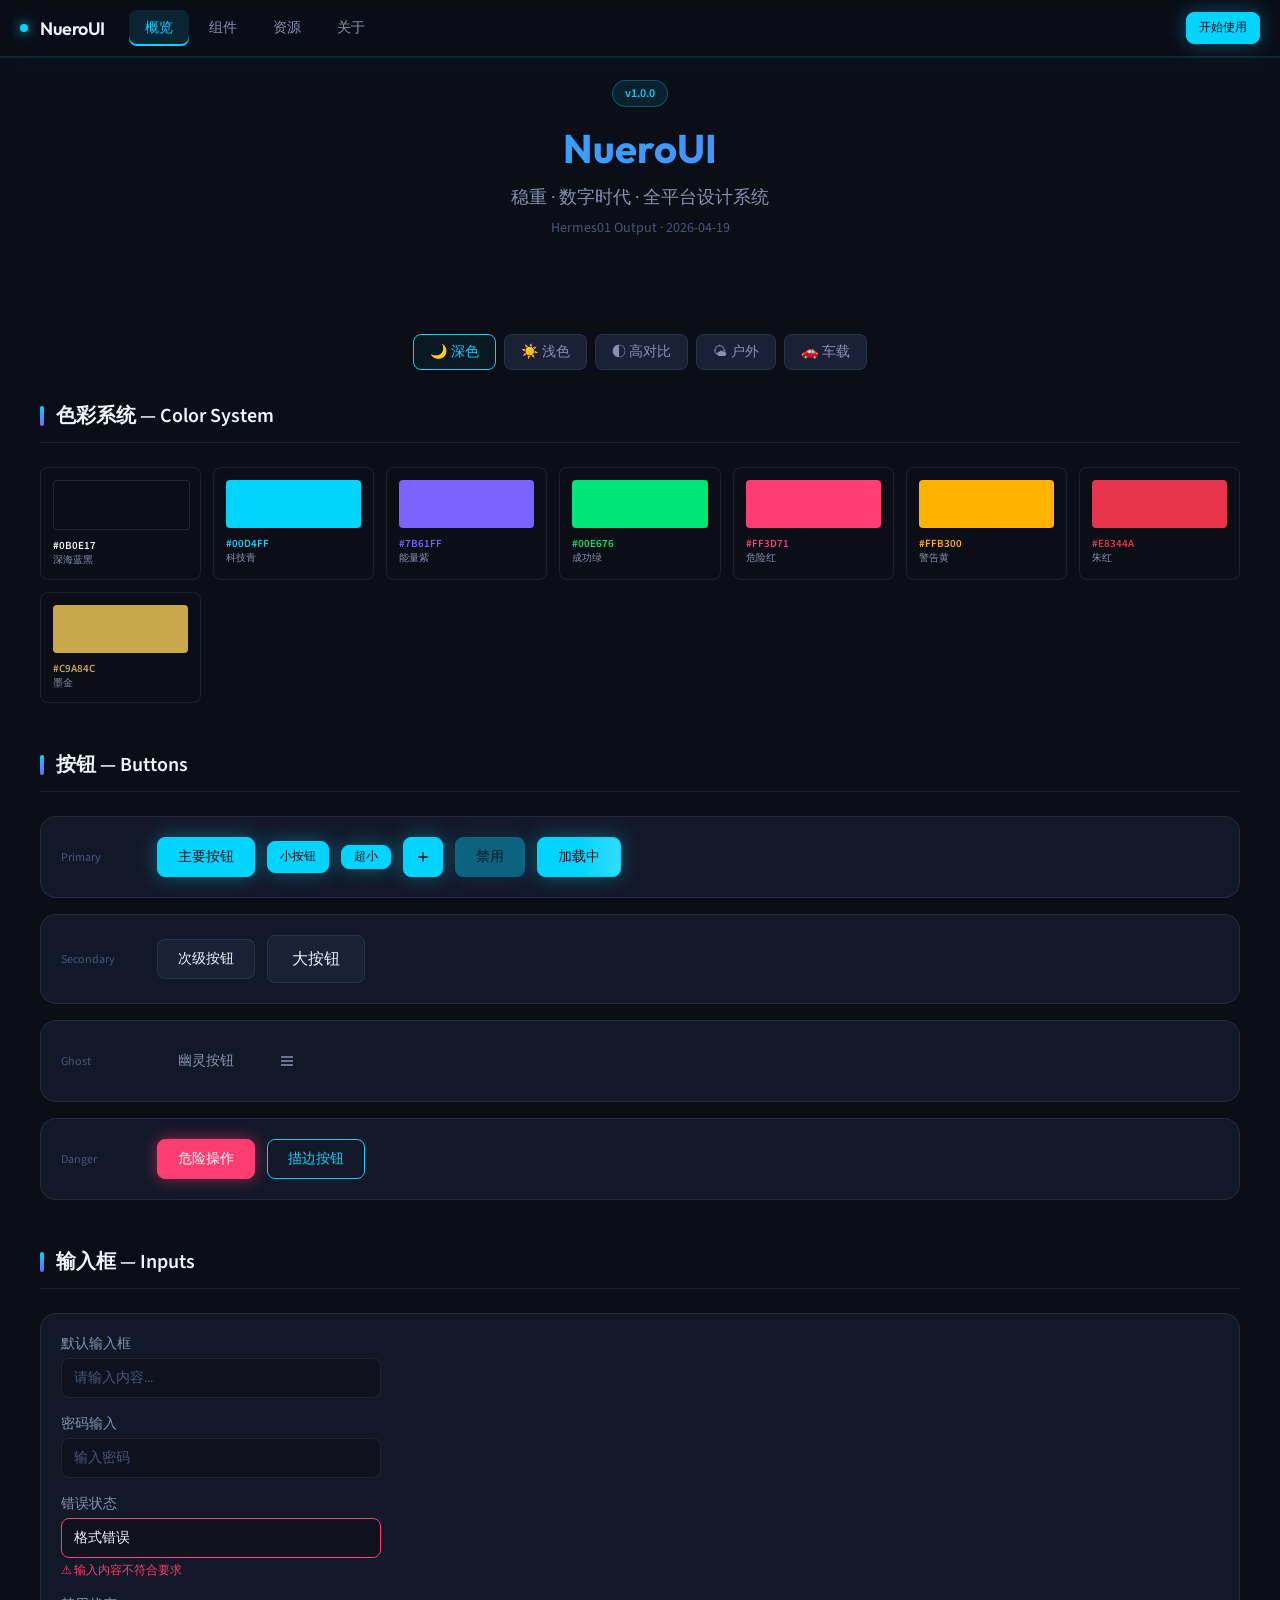
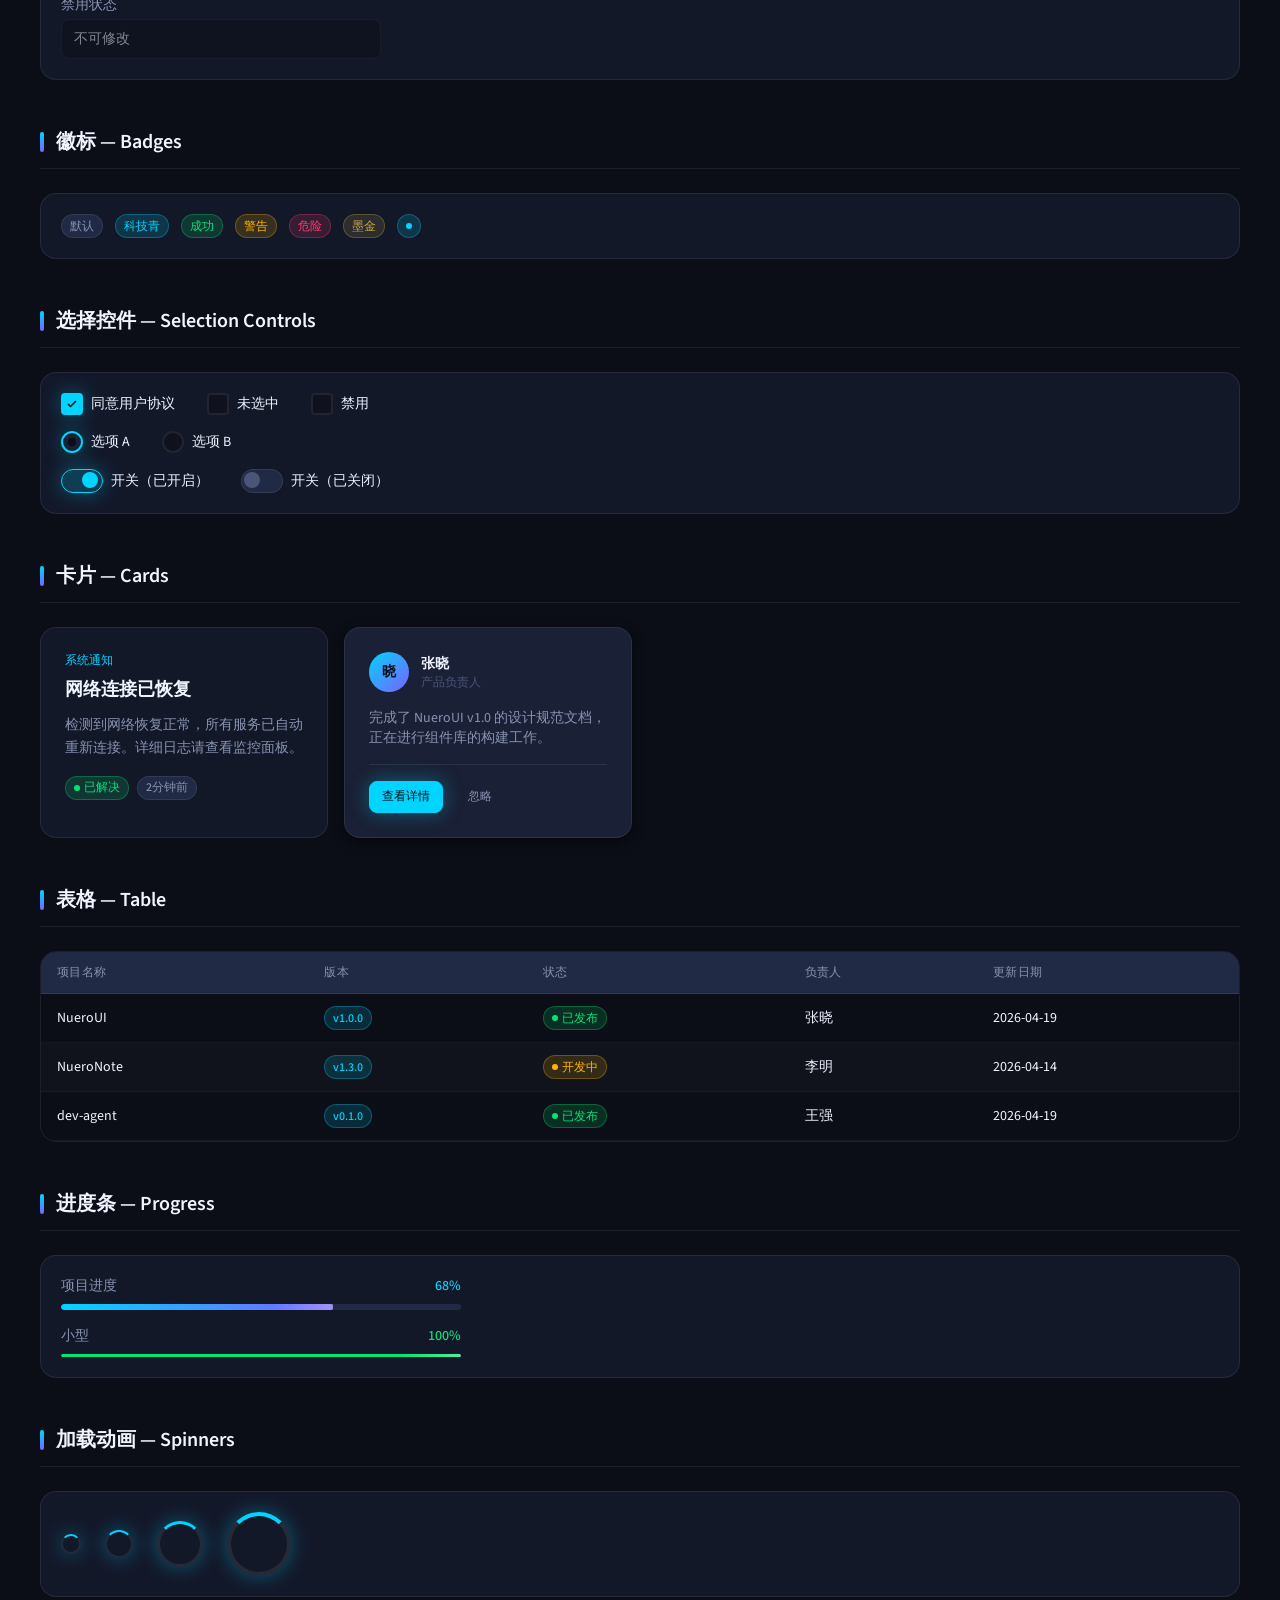
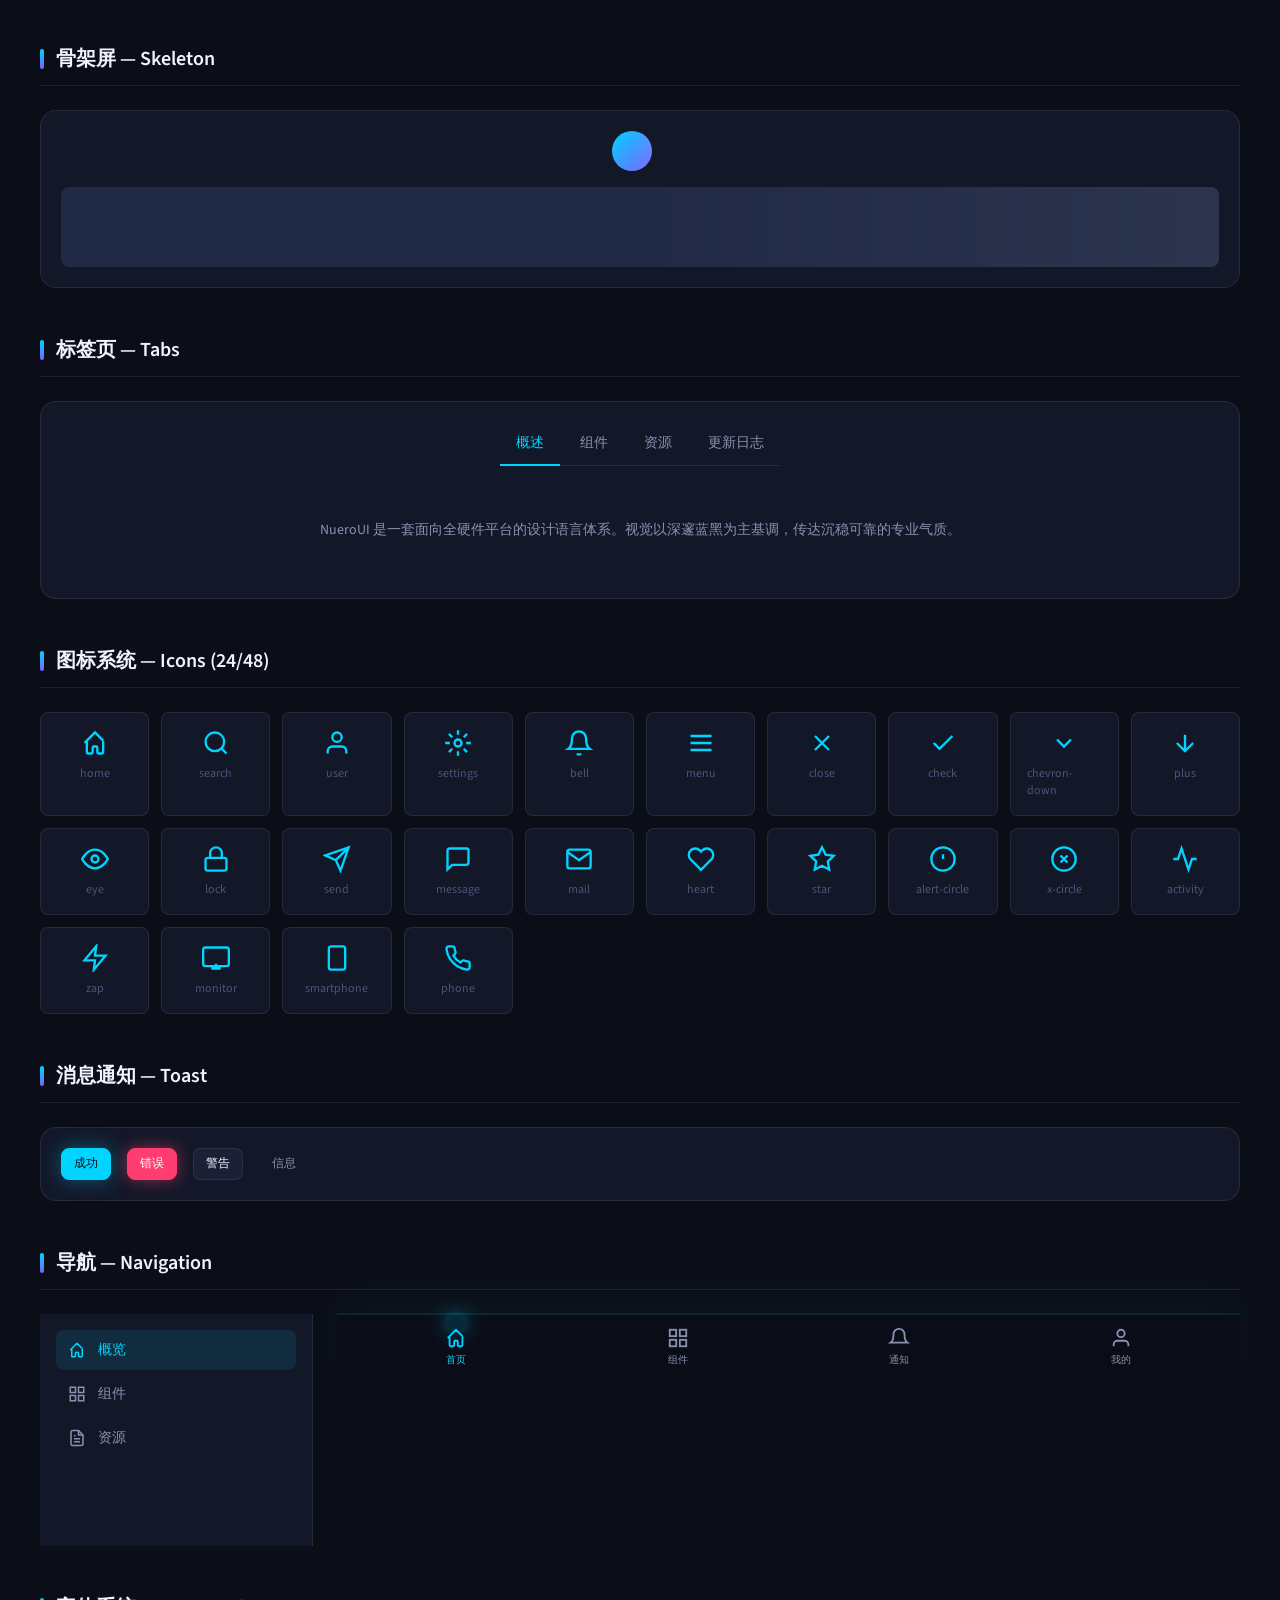
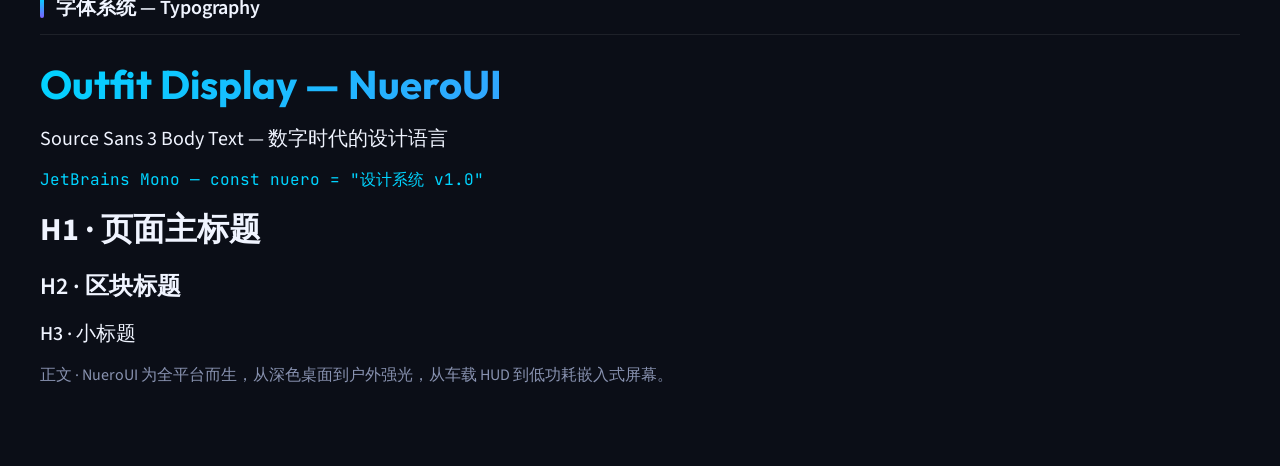
<file: components.html>
<!DOCTYPE html>
<html lang="zh-CN" data-theme="dark">
<head>
  <meta charset="UTF-8">
  <meta name="viewport" content="width=device-width, initial-scale=1.0">
  <title>NueroUI — Components Showcase</title>
  <link rel="stylesheet" href="tokens.css">
  <link rel="stylesheet" href="nuero-ui.css">
  <link rel="stylesheet" href="motion.css">
  <style>
    body { margin: 0; background: var(--color-bg-primary); color: var(--color-text-primary); font-family: var(--font-body); }
    .showcase { max-width: 1200px; margin: 0 auto; padding: var(--space-8) var(--space-6); }
    .showcase-header { text-align: center; margin-bottom: var(--space-12); padding: var(--space-12) 0; }
    .showcase-header h1 { font-family: var(--font-display); font-size: var(--text-4xl); font-weight: var(--font-bold); background: linear-gradient(135deg, #00D4FF, #7B61FF); -webkit-background-clip: text; -webkit-text-fill-color: transparent; margin: 0 0 var(--space-3); }
    .showcase-header p { color: var(--color-text-secondary); font-size: var(--text-lg); margin: 0; }
    .version-badge { display: inline-block; padding: var(--space-1) var(--space-3); background: rgba(0,212,255,0.1); border: 1px solid rgba(0,212,255,0.3); border-radius: var(--radius-full); color: var(--color-accent-primary); font-size: var(--text-xs); font-weight: var(--font-semibold); }
    .section { margin-bottom: var(--space-12); }
    .section-title { font-size: var(--text-xl); font-weight: var(--font-semibold); color: var(--color-text-primary); margin-bottom: var(--space-6); padding-bottom: var(--space-3); border-bottom: 1px solid var(--color-border); display: flex; align-items: center; gap: var(--space-3); }
    .section-title::before { content: ''; width: 4px; height: 20px; background: linear-gradient(180deg, var(--color-accent-primary), var(--color-accent-secondary)); border-radius: 2px; }
    .demo-row { display: flex; flex-wrap: wrap; gap: var(--space-4); align-items: center; margin-bottom: var(--space-4); padding: var(--space-5); background: var(--color-bg-secondary); border: 1px solid var(--color-border); border-radius: var(--radius-lg); }
    .demo-label { font-size: var(--text-xs); color: var(--color-text-tertiary); min-width: 80px; }
    .demo-group { display: flex; flex-wrap: wrap; gap: var(--space-3); align-items: center; }
    .theme-switcher { display: flex; gap: var(--space-2); margin-bottom: var(--space-8); justify-content: center; }
    .theme-btn { padding: var(--space-2) var(--space-4); background: var(--color-bg-elevated); border: 1px solid var(--color-border); border-radius: var(--radius-md); color: var(--color-text-secondary); cursor: pointer; font-size: var(--text-sm); transition: all var(--duration-normal); }
    .theme-btn:hover { border-color: var(--color-border-hover); color: var(--color-text-primary); }
    .theme-btn.active { border-color: var(--color-accent-primary); color: var(--color-accent-primary); background: rgba(0,212,255,0.05); }
    .icon-grid { display: grid; grid-template-columns: repeat(auto-fill, minmax(100px, 1fr)); gap: var(--space-3); }
    .icon-demo { display: flex; flex-direction: column; align-items: center; gap: var(--space-2); padding: var(--space-4); background: var(--color-bg-secondary); border: 1px solid var(--color-border); border-radius: var(--radius-md); transition: all var(--duration-normal); cursor: pointer; }
    .icon-demo:hover { border-color: var(--color-border-hover); background: var(--color-bg-elevated); transform: translateY(-2px); }
    .icon-demo svg { color: var(--color-accent-primary); transition: color var(--duration-normal); }
    .icon-demo:hover svg { color: var(--color-accent-secondary); }
    .icon-demo span { font-size: var(--text-xs); color: var(--color-text-tertiary); }
    .card-demo-grid { display: grid; grid-template-columns: repeat(auto-fill, minmax(280px, 1fr)); gap: var(--space-4); }
    .table-wrapper { overflow-x: auto; border-radius: var(--radius-lg); border: 1px solid var(--color-border); }
    .spinner-row { display: flex; gap: var(--space-6); align-items: center; flex-wrap: wrap; }
  </style>
</head>
<body>
<div class="showcase">

  <!-- Header -->
  <div class="showcase-header">
    <div style="margin-bottom:var(--space-4)"><span class="version-badge">v1.0.0</span></div>
    <h1>NueroUI</h1>
    <p>稳重 · 数字时代 · 全平台设计系统</p>
    <p style="margin-top:var(--space-2);font-size:var(--text-sm);color:var(--color-text-tertiary)">Hermes01 Output · 2026-04-19</p>
  </div>

  <!-- Theme Switcher -->
  <div class="theme-switcher">
    <button class="theme-btn active" onclick="document.documentElement.setAttribute('data-theme','dark')">🌙 深色</button>
    <button class="theme-btn" onclick="document.documentElement.setAttribute('data-theme','light')">☀️ 浅色</button>
    <button class="theme-btn" onclick="document.documentElement.setAttribute('data-theme','high-contrast')">◐ 高对比</button>
    <button class="theme-btn" onclick="document.documentElement.setAttribute('data-theme','outdoor')">🌤 户外</button>
    <button class="theme-btn" onclick="document.documentElement.setAttribute('data-theme','car-hud')">🚗 车载</button>
  </div>

  <!-- Color Palette -->
  <div class="section">
    <div class="section-title">色彩系统 — Color System</div>
    <div style="display:grid;grid-template-columns:repeat(auto-fill,minmax(140px,1fr));gap:var(--space-3)">
      <div style="padding:var(--space-3);background:#0B0E17;border-radius:var(--radius-md);border:1px solid rgba(255,255,255,0.08)"><div style="width:100%;height:48px;background:#0B0E17;border-radius:4px;margin-bottom:8px;border:1px solid rgba(255,255,255,0.1)"></div><div style="font-size:11px;color:#F0F4FF;font-weight:600">#0B0E17</div><div style="font-size:10px;color:#8892B0">深海蓝黑</div></div>
      <div style="padding:var(--space-3);background:#0B0E17;border-radius:var(--radius-md);border:1px solid rgba(255,255,255,0.08)"><div style="width:100%;height:48px;background:#00D4FF;border-radius:4px;margin-bottom:8px"></div><div style="font-size:11px;color:#00D4FF;font-weight:600">#00D4FF</div><div style="font-size:10px;color:#8892B0">科技青</div></div>
      <div style="padding:var(--space-3);background:#0B0E17;border-radius:var(--radius-md);border:1px solid rgba(255,255,255,0.08)"><div style="width:100%;height:48px;background:#7B61FF;border-radius:4px;margin-bottom:8px"></div><div style="font-size:11px;color:#7B61FF;font-weight:600">#7B61FF</div><div style="font-size:10px;color:#8892B0">能量紫</div></div>
      <div style="padding:var(--space-3);background:#0B0E17;border-radius:var(--radius-md);border:1px solid rgba(255,255,255,0.08)"><div style="width:100%;height:48px;background:#00E676;border-radius:4px;margin-bottom:8px"></div><div style="font-size:11px;color:#00E676;font-weight:600">#00E676</div><div style="font-size:10px;color:#8892B0">成功绿</div></div>
      <div style="padding:var(--space-3);background:#0B0E17;border-radius:var(--radius-md);border:1px solid rgba(255,255,255,0.08)"><div style="width:100%;height:48px;background:#FF3D71;border-radius:4px;margin-bottom:8px"></div><div style="font-size:11px;color:#FF3D71;font-weight:600">#FF3D71</div><div style="font-size:10px;color:#8892B0">危险红</div></div>
      <div style="padding:var(--space-3);background:#0B0E17;border-radius:var(--radius-md);border:1px solid rgba(255,255,255,0.08)"><div style="width:100%;height:48px;background:#FFB300;border-radius:4px;margin-bottom:8px"></div><div style="font-size:11px;color:#FFB300;font-weight:600">#FFB300</div><div style="font-size:10px;color:#8892B0">警告黄</div></div>
      <div style="padding:var(--space-3);background:#0B0E17;border-radius:var(--radius-md);border:1px solid rgba(255,255,255,0.08)"><div style="width:100%;height:48px;background:#E8344A;border-radius:4px;margin-bottom:8px"></div><div style="font-size:11px;color:#E8344A;font-weight:600">#E8344A</div><div style="font-size:10px;color:#8892B0">朱红</div></div>
      <div style="padding:var(--space-3);background:#0B0E17;border-radius:var(--radius-md);border:1px solid rgba(255,255,255,0.08)"><div style="width:100%;height:48px;background:#C9A84C;border-radius:4px;margin-bottom:8px"></div><div style="font-size:11px;color:#C9A84C;font-weight:600">#C9A84C</div><div style="font-size:10px;color:#8892B0">墨金</div></div>
    </div>
  </div>

  <!-- Buttons -->
  <div class="section">
    <div class="section-title">按钮 — Buttons</div>
    <div class="demo-row">
      <span class="demo-label">Primary</span>
      <div class="demo-group">
        <button class="nui-btn nui-btn--primary">主要按钮</button>
        <button class="nui-btn nui-btn--primary nui-btn--sm">小按钮</button>
        <button class="nui-btn nui-btn--primary nui-btn--xs">超小</button>
        <button class="nui-btn nui-btn--primary nui-btn--icon"><svg viewBox="0 0 24 24" width="16" height="16" fill="none" stroke="currentColor" stroke-width="2"><path d="M12 5v14M5 12h14"/></svg></button>
        <button class="nui-btn nui-btn--primary" disabled>禁用</button>
        <button class="nui-btn nui-btn--primary nui-btn--loading">加载中</button>
      </div>
    </div>
    <div class="demo-row">
      <span class="demo-label">Secondary</span>
      <div class="demo-group">
        <button class="nui-btn nui-btn--secondary">次级按钮</button>
        <button class="nui-btn nui-btn--secondary nui-btn--lg">大按钮</button>
      </div>
    </div>
    <div class="demo-row">
      <span class="demo-label">Ghost</span>
      <div class="demo-group">
        <button class="nui-btn nui-btn--ghost">幽灵按钮</button>
        <button class="nui-btn nui-btn--ghost nui-btn--icon"><svg viewBox="0 0 24 24" width="16" height="16" fill="none" stroke="currentColor" stroke-width="2"><path d="M3 12h18M3 6h18M3 18h18"/></svg></button>
      </div>
    </div>
    <div class="demo-row">
      <span class="demo-label">Danger</span>
      <div class="demo-group">
        <button class="nui-btn nui-btn--danger">危险操作</button>
        <button class="nui-btn nui-btn--outline">描边按钮</button>
      </div>
    </div>
  </div>

  <!-- Inputs -->
  <div class="section">
    <div class="section-title">输入框 — Inputs</div>
    <div class="demo-row" style="flex-direction:column;align-items:flex-start;gap:var(--space-4)">
      <div class="nui-input-wrapper" style="width:320px">
        <label class="nui-label">默认输入框</label>
        <input class="nui-input" placeholder="请输入内容..." type="text">
      </div>
      <div class="nui-input-wrapper" style="width:320px">
        <label class="nui-label">密码输入</label>
        <input class="nui-input" placeholder="输入密码" type="password">
      </div>
      <div class="nui-input-wrapper" style="width:320px">
        <label class="nui-label">错误状态</label>
        <input class="nui-input nui-input--error" value="格式错误" type="text">
        <span class="nui-error-msg">⚠ 输入内容不符合要求</span>
      </div>
      <div class="nui-input-wrapper" style="width:320px">
        <label class="nui-label">禁用状态</label>
        <input class="nui-input" value="不可修改" type="text" disabled>
      </div>
    </div>
  </div>

  <!-- Badges -->
  <div class="section">
    <div class="section-title">徽标 — Badges</div>
    <div class="demo-row">
      <div class="demo-group" style="flex-wrap:wrap;gap:var(--space-3)">
        <span class="nui-badge nui-badge--default">默认</span>
        <span class="nui-badge nui-badge--primary">科技青</span>
        <span class="nui-badge nui-badge--success">成功</span>
        <span class="nui-badge nui-badge--warning">警告</span>
        <span class="nui-badge nui-badge--danger">危险</span>
        <span class="nui-badge nui-badge--gold">墨金</span>
        <span class="nui-badge nui-badge--primary nui-badge--dot"></span>
      </div>
    </div>
  </div>

  <!-- Checkbox / Radio / Switch -->
  <div class="section">
    <div class="section-title">选择控件 — Selection Controls</div>
    <div class="demo-row" style="flex-direction:column;align-items:flex-start;gap:var(--space-4)">
      <div style="display:flex;gap:var(--space-8);flex-wrap:wrap">
        <label class="nui-check">
          <input type="checkbox" checked>
          <span class="nui-check__box"><svg viewBox="0 0 24 24" width="12" height="12" fill="none" stroke="currentColor" stroke-width="3"><path d="M20 6L9 17l-5-5"/></svg></span>
          <span class="nui-check__text">同意用户协议</span>
        </label>
        <label class="nui-check">
          <input type="checkbox">
          <span class="nui-check__box"><svg viewBox="0 0 24 24" width="12" height="12" fill="none" stroke="currentColor" stroke-width="3"><path d="M20 6L9 17l-5-5"/></svg></span>
          <span class="nui-check__text">未选中</span>
        </label>
        <label class="nui-check">
          <input type="checkbox" disabled>
          <span class="nui-check__box"><svg viewBox="0 0 24 24" width="12" height="12" fill="none" stroke="currentColor" stroke-width="3"><path d="M20 6L9 17l-5-5"/></svg></span>
          <span class="nui-check__text">禁用</span>
        </label>
      </div>
      <div style="display:flex;gap:var(--space-8);flex-wrap:wrap">
        <label class="nui-check nui-check--radio">
          <input type="radio" name="demo-radio" checked>
          <span class="nui-check__box"></span>
          <span class="nui-check__text">选项 A</span>
        </label>
        <label class="nui-check nui-check--radio">
          <input type="radio" name="demo-radio">
          <span class="nui-check__box"></span>
          <span class="nui-check__text">选项 B</span>
        </label>
      </div>
      <div style="display:flex;gap:var(--space-8);flex-wrap:wrap">
        <label class="nui-switch">
          <input type="checkbox" checked>
          <span class="nui-switch__track"><span class="nui-switch__thumb"></span></span>
          <span class="nui-check__text">开关（已开启）</span>
        </label>
        <label class="nui-switch">
          <input type="checkbox">
          <span class="nui-switch__track"><span class="nui-switch__thumb"></span></span>
          <span class="nui-check__text">开关（已关闭）</span>
        </label>
      </div>
    </div>
  </div>

  <!-- Cards -->
  <div class="section">
    <div class="section-title">卡片 — Cards</div>
    <div class="card-demo-grid">
      <div class="nui-card">
        <div style="font-size:var(--text-xs);color:var(--color-accent-primary);font-weight:var(--font-medium);margin-bottom:var(--space-2)">系统通知</div>
        <div style="font-size:var(--text-lg);font-weight:var(--font-semibold);color:var(--color-text-primary);margin-bottom:var(--space-3)">网络连接已恢复</div>
        <div style="font-size:var(--text-sm);color:var(--color-text-secondary);line-height:var(--leading-relaxed)">检测到网络恢复正常，所有服务已自动重新连接。详细日志请查看监控面板。</div>
        <div style="margin-top:var(--space-4);display:flex;gap:var(--space-2)">
          <span class="nui-badge nui-badge--success nui-badge--dot">已解决</span>
          <span class="nui-badge nui-badge--default">2分钟前</span>
        </div>
      </div>
      <div class="nui-card nui-card--elevated">
        <div style="display:flex;align-items:center;gap:var(--space-3);margin-bottom:var(--space-4)">
          <div class="nui-avatar nui-avatar--md">晓</div>
          <div>
            <div style="font-size:var(--text-sm);font-weight:var(--font-semibold);color:var(--color-text-primary)">张晓</div>
            <div style="font-size:var(--text-xs);color:var(--color-text-tertiary)">产品负责人</div>
          </div>
        </div>
        <div style="font-size:var(--text-sm);color:var(--color-text-secondary)">完成了 NueroUI v1.0 的设计规范文档，正在进行组件库的构建工作。</div>
        <div class="nui-divider" style="margin:var(--space-4) 0"></div>
        <div style="display:flex;gap:var(--space-3)">
          <button class="nui-btn nui-btn--primary nui-btn--sm">查看详情</button>
          <button class="nui-btn nui-btn--ghost nui-btn--sm">忽略</button>
        </div>
      </div>
    </div>
  </div>

  <!-- Table -->
  <div class="section">
    <div class="section-title">表格 — Table</div>
    <div class="table-wrapper">
      <table class="nui-table nui-table--striped">
        <thead>
          <tr>
            <th>项目名称</th>
            <th>版本</th>
            <th>状态</th>
            <th>负责人</th>
            <th>更新日期</th>
          </tr>
        </thead>
        <tbody>
          <tr>
            <td>NueroUI</td>
            <td><span class="nui-badge nui-badge--primary">v1.0.0</span></td>
            <td><span class="nui-badge nui-badge--success nui-badge--dot">已发布</span></td>
            <td>张晓</td>
            <td>2026-04-19</td>
          </tr>
          <tr>
            <td>NueroNote</td>
            <td><span class="nui-badge nui-badge--primary">v1.3.0</span></td>
            <td><span class="nui-badge nui-badge--warning nui-badge--dot">开发中</span></td>
            <td>李明</td>
            <td>2026-04-14</td>
          </tr>
          <tr>
            <td>dev-agent</td>
            <td><span class="nui-badge nui-badge--primary">v0.1.0</span></td>
            <td><span class="nui-badge nui-badge--success nui-badge--dot">已发布</span></td>
            <td>王强</td>
            <td>2026-04-19</td>
          </tr>
        </tbody>
      </table>
    </div>
  </div>

  <!-- Progress -->
  <div class="section">
    <div class="section-title">进度条 — Progress</div>
    <div class="demo-row" style="flex-direction:column;align-items:flex-start;gap:var(--space-4)">
      <div style="width:400px">
        <div style="display:flex;justify-content:space-between;margin-bottom:var(--space-2)"><span style="font-size:var(--text-sm);color:var(--color-text-secondary)">项目进度</span><span style="font-size:var(--text-sm);color:var(--color-accent-primary);font-weight:var(--font-medium)">68%</span></div>
        <div class="nui-progress"><div class="nui-progress__bar" style="width:68%"></div></div>
      </div>
      <div style="width:400px">
        <div style="display:flex;justify-content:space-between;margin-bottom:var(--space-2)"><span style="font-size:var(--text-sm);color:var(--color-text-secondary)">小型</span><span style="font-size:var(--text-sm);color:var(--color-success);font-weight:var(--font-medium)">100%</span></div>
        <div class="nui-progress nui-progress--sm"><div class="nui-progress__bar" style="width:100%;background:var(--color-success)"></div></div>
      </div>
    </div>
  </div>

  <!-- Spinners -->
  <div class="section">
    <div class="section-title">加载动画 — Spinners</div>
    <div class="demo-row">
      <div class="spinner-row">
        <div class="nui-spinner nui-spinner--sm"></div>
        <div class="nui-spinner nui-spinner--md"></div>
        <div class="nui-spinner nui-spinner--lg"></div>
        <div class="nui-spinner nui-spinner--xl"></div>
      </div>
    </div>
  </div>

  <!-- Skeletons -->
  <div class="section">
    <div class="section-title">骨架屏 — Skeleton</div>
    <div class="demo-row" style="flex-direction:column;gap:var(--space-4)">
      <div style="display:flex;gap:var(--space-4);align-items:center">
        <div class="nui-skeleton nui-avatar nui-avatar--md"></div>
        <div style="flex:1;display:flex;flex-direction:column;gap:var(--space-2)">
          <div class="nui-skeleton" style="height:14px;width:60%"></div>
          <div class="nui-skeleton" style="height:12px;width:40%"></div>
        </div>
      </div>
      <div class="nui-skeleton" style="height:80px;width:100%"></div>
    </div>
  </div>

  <!-- Tabs -->
  <div class="section">
    <div class="section-title">标签页 — Tabs</div>
    <div class="demo-row" style="flex-direction:column">
      <div class="nui-tabs" id="demo-tabs">
        <button class="nui-tab nui-tab--active" onclick="switchTab(this)">概述</button>
        <button class="nui-tab" onclick="switchTab(this)">组件</button>
        <button class="nui-tab" onclick="switchTab(this)">资源</button>
        <button class="nui-tab" onclick="switchTab(this)">更新日志</button>
      </div>
      <div class="nui-tabs__content" id="tab-content">
        <p style="color:var(--color-text-secondary);font-size:var(--text-sm)">NueroUI 是一套面向全硬件平台的设计语言体系。视觉以深邃蓝黑为主基调，传达沉稳可靠的专业气质。</p>
      </div>
    </div>
  </div>

  <!-- Icons (first 24) -->
  <div class="section">
    <div class="section-title">图标系统 — Icons (24/48)</div>
    <div class="icon-grid">
      <div class="icon-demo"><svg viewBox="0 0 24 24" width="28" height="28" fill="none" stroke="currentColor" stroke-width="2"><path d="M3 12l2-2m0 0l7-7 7 7M5 10v10a1 1 0 001 1h3a1 1 0 001-1v-4a1 1 0 011-1h2a1 1 0 011 1v4a1 1 0 001 1h3a1 1 0 001-1V10"/></svg><span>home</span></div>
      <div class="icon-demo"><svg viewBox="0 0 24 24" width="28" height="28" fill="none" stroke="currentColor" stroke-width="2"><path d="M21 21l-4.35-4.35M11 19a8 8 0 100-16 8 8 0 000 16z"/></svg><span>search</span></div>
      <div class="icon-demo"><svg viewBox="0 0 24 24" width="28" height="28" fill="none" stroke="currentColor" stroke-width="2"><path d="M20 21v-2a4 4 0 00-4-4H8a4 4 0 00-4 4v2M12 11a4 4 0 100-8 4 4 0 000 8z"/></svg><span>user</span></div>
      <div class="icon-demo"><svg viewBox="0 0 24 24" width="28" height="28" fill="none" stroke="currentColor" stroke-width="2"><circle cx="12" cy="12" r="3"/><path d="M12 1v4M12 19v4M4.22 4.22l2.83 2.83M16.95 16.95l2.83 2.83M1 12h4M19 12h4M4.22 19.78l2.83-2.83M16.95 7.05l2.83-2.83"/></svg><span>settings</span></div>
      <div class="icon-demo"><svg viewBox="0 0 24 24" width="28" height="28" fill="none" stroke="currentColor" stroke-width="2"><path d="M18 8A6 6 0 006 8c0 7-3 9-3 9h18s-3-2-3-9M13.73 21a2 2 0 01-3.46 0"/></svg><span>bell</span></div>
      <div class="icon-demo"><svg viewBox="0 0 24 24" width="28" height="28" fill="none" stroke="currentColor" stroke-width="2"><path d="M3 12h18M3 6h18M3 18h18"/></svg><span>menu</span></div>
      <div class="icon-demo"><svg viewBox="0 0 24 24" width="28" height="28" fill="none" stroke="currentColor" stroke-width="2"><path d="M18 6L6 18M6 6l12 12"/></svg><span>close</span></div>
      <div class="icon-demo"><svg viewBox="0 0 24 24" width="28" height="28" fill="none" stroke="currentColor" stroke-width="2"><path d="M20 6L9 17l-5-5"/></svg><span>check</span></div>
      <div class="icon-demo"><svg viewBox="0 0 24 24" width="28" height="28" fill="none" stroke="currentColor" stroke-width="2"><path d="M6 9l6 6 6-6"/></svg><span>chevron-down</span></div>
      <div class="icon-demo"><svg viewBox="0 0 24 24" width="28" height="28" fill="none" stroke="currentColor" stroke-width="2"><path d="M12 5v14M5 12l7 7 7-7"/></svg><span>plus</span></div>
      <div class="icon-demo"><svg viewBox="0 0 24 24" width="28" height="28" fill="none" stroke="currentColor" stroke-width="2"><path d="M1 12s4-8 11-8 11 8 11 8-4 8-11 8-11-8-11-8z"/><circle cx="12" cy="12" r="3"/></svg><span>eye</span></div>
      <div class="icon-demo"><svg viewBox="0 0 24 24" width="28" height="28" fill="none" stroke="currentColor" stroke-width="2"><rect x="3" y="11" width="18" height="11" rx="2" ry="2"/><path d="M7 11V7a5 5 0 0110 0v4"/></svg><span>lock</span></div>
      <div class="icon-demo"><svg viewBox="0 0 24 24" width="28" height="28" fill="none" stroke="currentColor" stroke-width="2"><path d="M22 2L11 13M22 2l-7 20-4-9-9-4 20-7z"/></svg><span>send</span></div>
      <div class="icon-demo"><svg viewBox="0 0 24 24" width="28" height="28" fill="none" stroke="currentColor" stroke-width="2"><path d="M21 15a2 2 0 01-2 2H7l-4 4V5a2 2 0 012-2h14a2 2 0 012 2z"/></svg><span>message</span></div>
      <div class="icon-demo"><svg viewBox="0 0 24 24" width="28" height="28" fill="none" stroke="currentColor" stroke-width="2"><path d="M4 4h16c1.1 0 2 .9 2 2v12c0 1.1-.9 2-2 2H4c-1.1 0-2-.9-2-2V6c0-1.1.9-2 2-2z"/><path d="M22 6l-10 7L2 6"/></svg><span>mail</span></div>
      <div class="icon-demo"><svg viewBox="0 0 24 24" width="28" height="28" fill="none" stroke="currentColor" stroke-width="2"><path d="M20.84 4.61a5.5 5.5 0 00-7.78 0L12 5.67l-1.06-1.06a5.5 5.5 0 00-7.78 7.78l1.06 1.06L12 21.23l7.78-7.78 1.06-1.06a5.5 5.5 0 000-7.78z"/></svg><span>heart</span></div>
      <div class="icon-demo"><svg viewBox="0 0 24 24" width="28" height="28" fill="none" stroke="currentColor" stroke-width="2"><path d="M12 2l3.09 6.26L22 9.27l-5 4.87 1.18 6.88L12 17.77l-6.18 3.25L7 14.14 2 9.27l6.91-1.01L12 2z"/></svg><span>star</span></div>
      <div class="icon-demo"><svg viewBox="0 0 24 24" width="28" height="28" fill="none" stroke="currentColor" stroke-width="2"><circle cx="12" cy="12" r="10"/><path d="M12 8v4M12 16h.01"/></svg><span>alert-circle</span></div>
      <div class="icon-demo"><svg viewBox="0 0 24 24" width="28" height="28" fill="none" stroke="currentColor" stroke-width="2"><circle cx="12" cy="12" r="10"/><path d="M9 9l6 6M15 9l-6 6"/></svg><span>x-circle</span></div>
      <div class="icon-demo"><svg viewBox="0 0 24 24" width="28" height="28" fill="none" stroke="currentColor" stroke-width="2"><path d="M22 12h-4l-3 9L9 3l-3 9H2"/></svg><span>activity</span></div>
      <div class="icon-demo"><svg viewBox="0 0 24 24" width="28" height="28" fill="none" stroke="currentColor" stroke-width="2"><path d="M13 2L3 14h9l-1 8 10-12h-9l1-8z"/></svg><span>zap</span></div>
      <div class="icon-demo"><svg viewBox="0 0 24 24" width="28" height="28" fill="none" stroke="currentColor" stroke-width="2"><path d="M21 3H3a2 2 0 00-2 2v12a2 2 0 002 2h18a2 2 0 002-2V5a2 2 0 00-2-2zM8 21h8M12 17v4"/></svg><span>monitor</span></div>
      <div class="icon-demo"><svg viewBox="0 0 24 24" width="28" height="28" fill="none" stroke="currentColor" stroke-width="2"><rect x="5" y="2" width="14" height="20" rx="2" ry="2"/><path d="M12 18h.01"/></svg><span>smartphone</span></div>
      <div class="icon-demo"><svg viewBox="0 0 24 24" width="28" height="28" fill="none" stroke="currentColor" stroke-width="2"><path d="M22 16.92v3a2 2 0 01-2.18 2 19.79 19.79 0 01-8.63-3.07 19.5 19.5 0 01-6-6 19.79 19.79 0 01-3.07-8.67A2 2 0 014.11 2h3a2 2 0 012 1.72 12.84 12.84 0 00.7 2.81 2 2 0 01-.45 2.11L8.09 9.91a16 16 0 006 6l1.27-1.27a2 2 0 012.11-.45 12.84 12.84 0 002.81.7A2 2 0 0122 16.92z"/></svg><span>phone</span></div>
    </div>
  </div>

  <!-- Toast -->
  <div class="section">
    <div class="section-title">消息通知 — Toast</div>
    <div class="demo-row">
      <button class="nui-btn nui-btn--primary nui-btn--sm" onclick="showToast('success')">成功</button>
      <button class="nui-btn nui-btn--danger nui-btn--sm" onclick="showToast('error')">错误</button>
      <button class="nui-btn nui-btn--secondary nui-btn--sm" onclick="showToast('warning')">警告</button>
      <button class="nui-btn nui-btn--ghost nui-btn--sm" onclick="showToast('info')">信息</button>
    </div>
  </div>

  <!-- Navigation -->
  <div class="section">
    <div class="section-title">导航 — Navigation</div>
    <div style="margin-bottom:var(--space-4)">
      <nav class="nui-navbar">
        <a class="nui-navbar__logo" href="#">NueroUI</a>
        <div class="nui-navbar__links">
          <a class="nui-navbar__link nui-navbar__link--active" href="#">概览</a>
          <a class="nui-navbar__link" href="#">组件</a>
          <a class="nui-navbar__link" href="#">资源</a>
          <a class="nui-navbar__link" href="#">关于</a>
        </div>
        <div class="nui-navbar__actions">
          <button class="nui-btn nui-btn--primary nui-btn--sm">开始使用</button>
        </div>
      </nav>
    </div>
    <div style="display:flex;gap:var(--space-6)">
      <div class="nui-sidebar" style="height:200px">
        <div class="nui-sidebar__item nui-sidebar__item--active">
          <svg viewBox="0 0 24 24" width="18" height="18" fill="none" stroke="currentColor" stroke-width="2"><path d="M3 12l2-2m0 0l7-7 7 7M5 10v10a1 1 0 001 1h3a1 1 0 001-1v-4a1 1 0 011-1h2a1 1 0 011 1v4a1 1 0 001 1h3a1 1 0 001-1V10"/></svg>
          概览
        </div>
        <div class="nui-sidebar__item">
          <svg viewBox="0 0 24 24" width="18" height="18" fill="none" stroke="currentColor" stroke-width="2"><rect x="3" y="3" width="7" height="7"/><rect x="14" y="3" width="7" height="7"/><rect x="14" y="14" width="7" height="7"/><rect x="3" y="14" width="7" height="7"/></svg>
          组件
        </div>
        <div class="nui-sidebar__item">
          <svg viewBox="0 0 24 24" width="18" height="18" fill="none" stroke="currentColor" stroke-width="2"><path d="M14 2H6a2 2 0 00-2 2v16a2 2 0 002 2h12a2 2 0 002-2V8z"/><path d="M14 2v6h6M16 13H8M16 17H8M10 9H8"/></svg>
          资源
        </div>
      </div>
      <div style="flex:1">
        <div class="nui-bottom-nav" style="position:static">
          <div class="nui-bottom-nav__item nui-bottom-nav__item--active">
            <svg viewBox="0 0 24 24" width="22" height="22" fill="none" stroke="currentColor" stroke-width="2"><path d="M3 12l2-2m0 0l7-7 7 7M5 10v10a1 1 0 001 1h3a1 1 0 001-1v-4a1 1 0 011-1h2a1 1 0 011 1v4a1 1 0 001 1h3a1 1 0 001-1V10"/></svg>
            首页
          </div>
          <div class="nui-bottom-nav__item">
            <svg viewBox="0 0 24 24" width="22" height="22" fill="none" stroke="currentColor" stroke-width="2"><rect x="3" y="3" width="7" height="7"/><rect x="14" y="3" width="7" height="7"/><rect x="14" y="14" width="7" height="7"/><rect x="3" y="14" width="7" height="7"/></svg>
            组件
          </div>
          <div class="nui-bottom-nav__item">
            <svg viewBox="0 0 24 24" width="22" height="22" fill="none" stroke="currentColor" stroke-width="2"><path d="M18 8A6 6 0 006 8c0 7-3 9-3 9h18s-3-2-3-9"/></svg>
            通知
          </div>
          <div class="nui-bottom-nav__item">
            <svg viewBox="0 0 24 24" width="22" height="22" fill="none" stroke="currentColor" stroke-width="2"><path d="M20 21v-2a4 4 0 00-4-4H8a4 4 0 00-4 4v2"/><circle cx="12" cy="7" r="4"/></svg>
            我的
          </div>
        </div>
      </div>
    </div>
  </div>

  <!-- Typography -->
  <div class="section">
    <div class="section-title">字体系统 — Typography</div>
    <div style="display:flex;flex-direction:column;gap:var(--space-4)">
      <div style="font-family:var(--font-display);font-size:var(--text-4xl);font-weight:700;background:linear-gradient(135deg,#00D4FF,#7B61FF);-webkit-background-clip:text;-webkit-text-fill-color:transparent">Outfit Display — NueroUI</div>
      <div style="font-family:var(--font-body);font-size:var(--text-xl);color:var(--color-text-primary)">Source Sans 3 Body Text — 数字时代的设计语言</div>
      <div style="font-family:var(--font-mono);font-size:var(--text-base);color:var(--color-accent-primary)">JetBrains Mono — const nuero = "设计系统 v1.0"</div>
      <div style="font-size:var(--text-3xl);font-weight:var(--font-bold);color:var(--color-text-primary)">H1 · 页面主标题</div>
      <div style="font-size:var(--text-2xl);font-weight:var(--font-semibold);color:var(--color-text-primary)">H2 · 区块标题</div>
      <div style="font-size:var(--text-xl);font-weight:var(--font-medium);color:var(--color-text-primary)">H3 · 小标题</div>
      <div style="font-size:var(--text-base);color:var(--color-text-secondary)">正文 · NueroUI 为全平台而生，从深色桌面到户外强光，从车载 HUD 到低功耗嵌入式屏幕。</div>
    </div>
  </div>

</div>

<!-- Toast Container -->
<div class="nui-toast-container" id="toast-container"></div>

<script>
function showToast(type) {
  const msgs = {
    success: { title: '保存成功', msg: '您的更改已自动保存。', icon: '<svg viewBox="0 0 24 24" width="20" height="20" fill="none" stroke="currentColor" stroke-width="2"><circle cx="12" cy="12" r="10"/><path d="M9 12l2 2 4-4"/></svg>' },
    error:   { title: '操作失败', msg: '请检查网络连接后重试。', icon: '<svg viewBox="0 0 24 24" width="20" height="20" fill="none" stroke="currentColor" stroke-width="2"><circle cx="12" cy="12" r="10"/><path d="M15 9l-6 6M9 9l6 6"/></svg>' },
    warning: { title: '注意', msg: '此操作不可撤销，请确认。', icon: '<svg viewBox="0 0 24 24" width="20" height="20" fill="none" stroke="currentColor" stroke-width="2"><path d="M10.29 3.86L1.82 18a2 2 0 001.71 3h16.94a2 2 0 001.71-3L13.71 3.86a2 2 0 00-3.42 0z"/><path d="M12 9v4M12 17h.01"/></svg>' },
    info:    { title: '系统公告', msg: 'NueroUI v1.0.0 正式发布。', icon: '<svg viewBox="0 0 24 24" width="20" height="20" fill="none" stroke="currentColor" stroke-width="2"><circle cx="12" cy="12" r="10"/><path d="M12 16v-4M12 8h.01"/></svg>' }
  };
  const { title, msg, icon } = msgs[type];
  const toast = document.createElement('div');
  toast.className = `nui-toast nui-toast--${type}`;
  toast.innerHTML = `<div class="nui-toast__icon">${icon}</div><div class="nui-toast__content"><div class="nui-toast__title">${title}</div><div class="nui-toast__msg">${msg}</div></div><button class="nui-toast__close" onclick="this.parentElement.remove()"><svg viewBox="0 0 24 24" width="16" height="16" fill="none" stroke="currentColor" stroke-width="2"><path d="M18 6L6 18M6 6l12 12"/></svg></button>`;
  document.getElementById('toast-container').appendChild(toast);
  setTimeout(() => toast.remove(), 4000);
}

function switchTab(el) {
  document.querySelectorAll('.nui-tab').forEach(t => t.classList.remove('nui-tab--active'));
  el.classList.add('nui-tab--active');
}
</script>
</body>
</html>
</file>
<file: tokens.css>
/* ============================================================
   NueroUI Design Tokens — CSS Design System v1.0.0
   Date: 2026-04-19
   Output: Hermes01
   ============================================================ */

/* Google Fonts import — 替换 Inter 为 Source Sans 3 (更宽松商业授权) */
@import url('https://fonts.googleapis.com/css2?family=Outfit:wght@300;400;500;600;700&family=Source+Sans+3:wght@300;400;500;600;700&family=JetBrains+Mono:wght@400;500&display=swap');

/* ============================================================
   1. ROOT VARIABLES
   ============================================================ */
:root {
  /* ── Background Colors ── */
  --color-bg-primary:    #0B0E17;   /* 主背景 */
  --color-bg-secondary:  #131829;   /* 卡片/面板 */
  --color-bg-elevated:  #1A2035;   /* 悬浮层 */
  --color-bg-overlay:   #212A45;   /* 模态遮罩 */
  --color-bg-input:     #0F121E;   /* 输入框 */
  --color-bg-hover:     #1E2540;   /* 悬浮态 */
  --color-bg-active:    #252D4A;   /* 激活态 */
  --color-bg-disabled:  #0D1019;   /* 禁用背景 */

  /* ── Accent Colors ── */
  --color-accent-primary:    #00D4FF;   /* 科技青 — 主强调 */
  --color-accent-secondary:   #7B61FF;   /* 能量紫 — 次强调 */
  --color-accent-tertiary:   #FF6B35;   /* 警示橙 — 第三强调 */

  /* ── Functional Colors ── */
  --color-success:  #00E676;   /* 成功绿 */
  --color-warning:  #FFB300;   /* 警告黄 */
  --color-danger:   #FF3D71;   /* 危险红 */
  --color-info:     #00D4FF;   /* 信息 */

  /* ── Chinese Traditional Accent Colors ── */
  --color-vermilion: #E8344A;   /* 朱红 */
  --color-ink:       #1A1A2E;   /* 墨黑 */
  --color-gold:      #C9A84C;   /* 墨金 */
  --color-jade:      #00C48C;   /* 翠玉 */

  /* ── Text Colors ── */
  --color-text-primary:   #F0F4FF;   /* 主文字 */
  --color-text-secondary: #8892B0;   /* 次级文字 */
  --color-text-tertiary: #4A5578;   /* 占位符/禁用 */
  --color-text-inverse:  #0B0E17;   /* 反色文字 */
  --color-text-link:     #00D4FF;   /* 链接 */

  /* ── Border Colors ── */
  --color-border:       rgba(255,255,255,0.08);
  --color-border-hover: rgba(0,212,255,0.35);
  --color-border-focus: #00D4FF;
  --color-border-active: rgba(123,97,255,0.5);
  --color-border-subtle: rgba(255,255,255,0.04);

  /* ── Glow Effects ── */
  --glow-primary:    0 0 20px rgba(0,212,255,0.35);
  --glow-secondary:  0 0 20px rgba(123,97,255,0.35);
  --glow-success:    0 0 16px rgba(0,230,118,0.35);
  --glow-warning:    0 0 16px rgba(255,179,0,0.35);
  --glow-danger:     0 0 16px rgba(255,61,113,0.5);
  --glow-gold:       0 0 20px rgba(201,168,76,0.3);

  /* ── Shadows ── */
  --shadow-xs:        0 1px 2px rgba(0,0,0,0.4);
  --shadow-sm:        0 1px 4px rgba(0,0,0,0.5);
  --shadow-md:        0 4px 12px rgba(0,0,0,0.55);
  --shadow-lg:        0 8px 24px rgba(0,0,0,0.65);
  --shadow-xl:        0 16px 48px rgba(0,0,0,0.75);
  --shadow-inner:     inset 0 1px 3px rgba(0,0,0,0.4);
  --shadow-glow:      0 0 24px rgba(0,212,255,0.2);

  /* ── Typography ── */
  --font-display: 'Outfit', 'Noto Sans SC', system-ui, -apple-system, sans-serif;
  --font-body:    'Source Sans 3', 'PingFang SC', 'Microsoft YaHei', 'Hiragino Sans GB', system-ui, sans-serif;
  --font-mono:    'JetBrains Mono', 'Fira Code', 'Source Code Pro', monospace;

  /* Font sizes */
  --text-2xs:   0.625rem;    /* 10px */
  --text-xs:    0.75rem;     /* 12px */
  --text-sm:    0.875rem;    /* 14px */
  --text-base:  1rem;        /* 16px */
  --text-lg:    1.125rem;    /* 18px */
  --text-xl:    1.25rem;     /* 20px */
  --text-2xl:   1.5rem;      /* 24px */
  --text-3xl:   2rem;        /* 32px */
  --text-4xl:   2.5rem;      /* 40px */
  --text-5xl:   3rem;        /* 48px */

  /* Font weights */
  --font-light:    300;
  --font-normal:   400;
  --font-medium:   500;
  --font-semibold: 600;
  --font-bold:     700;

  /* Line heights */
  --leading-none:    1;
  --leading-tight:  1.25;
  --leading-snug:   1.375;
  --leading-normal: 1.5;
  --leading-relaxed:1.625;
  --leading-loose:  2;

  /* Letter spacing */
  --tracking-tighter: -0.05em;
  --tracking-tight:   -0.025em;
  --tracking-normal:   0em;
  --tracking-wide:     0.025em;
  --tracking-wider:    0.05em;
  --tracking-widest:  0.1em;

  /* ── Spacing (4px base grid) ── */
  --space-0:    0;
  --space-px:   0.0625rem;  /* 1px */
  --space-0-5:  0.125rem;   /* 2px */
  --space-1:    0.25rem;    /* 4px */
  --space-1-5:  0.375rem;   /* 6px */
  --space-2:    0.5rem;     /* 8px */
  --space-2-5:  0.625rem;   /* 10px */
  --space-3:    0.75rem;    /* 12px */
  --space-3-5:  0.875rem;   /* 14px */
  --space-4:    1rem;       /* 16px */
  --space-5:    1.25rem;    /* 20px */
  --space-6:    1.5rem;     /* 24px */
  --space-7:    1.75rem;    /* 28px */
  --space-8:    2rem;       /* 32px */
  --space-9:    2.25rem;    /* 36px */
  --space-10:   2.5rem;     /* 40px */
  --space-12:   3rem;       /* 48px */
  --space-14:   3.5rem;     /* 56px */
  --space-16:   4rem;       /* 64px */
  --space-20:   5rem;       /* 80px */
  --space-24:   6rem;       /* 96px */
  --space-32:   8rem;       /* 128px */

  /* ── Border Radius ── */
  --radius-none:  0;
  --radius-sm:    4px;
  --radius-md:    8px;
  --radius-lg:    16px;
  --radius-xl:    24px;
  --radius-2xl:   32px;
  --radius-full:  9999px;

  /* ── Transitions ── */
  --duration-instant:  0ms;
  --duration-fast:     80ms;
  --duration-normal:   150ms;
  --duration-slow:     250ms;
  --duration-slower:   400ms;
  --duration-slowest:  600ms;

  --ease-default:   cubic-bezier(0.4, 0, 0.2, 1);
  --ease-in:       cubic-bezier(0.4, 0, 1, 1);
  --ease-out:      cubic-bezier(0, 0, 0.2, 1);
  --ease-in-out:   cubic-bezier(0.4, 0, 0.2, 1);
  --ease-spring:   cubic-bezier(0.34, 1.56, 0.64, 1);
  --ease-bounce:   cubic-bezier(0.68, -0.55, 0.265, 1.55);

  /* ── Z-Index Scale ── */
  --z-base:      0;
  --z-raised:   10;
  --z-dropdown: 100;
  --z-sticky:   200;
  --z-fixed:    300;
  --z-modal:    400;
  --z-toast:    500;
  --z-tooltip:  600;

  /* ── Component Sizes ── */
  --height-xs:    24px;
  --height-sm:    32px;
  --height-md:    40px;
  --height-lg:    48px;
  --height-xl:    56px;
  --height-2xl:   64px;

  --width-sm:     80px;
  --width-md:    120px;
  --width-lg:    200px;
  --width-xl:    280px;
  --width-full:  100%;
}

/* ============================================================
   2. LIGHT THEME OVERRIDES
   ============================================================ */
[data-theme="light"] {
  --color-bg-primary:    #F0F4FF;
  --color-bg-secondary:  #E4E8F0;
  --color-bg-elevated:   #FFFFFF;
  --color-bg-overlay:    #D8DDE8;
  --color-bg-input:      #ECEFF5;
  --color-bg-hover:      #E8EDF5;
  --color-bg-active:     #DEE2EC;
  --color-bg-disabled:   #EAECF0;

  --color-text-primary:   #0B0E17;
  --color-text-secondary: #4A5578;
  --color-text-tertiary: #8892B0;

  --color-border:       rgba(11,14,23,0.12);
  --color-border-hover: rgba(0,212,255,0.5);
  --color-border-focus: #00D4FF;

  --shadow-xs:     0 1px 2px rgba(0,0,0,0.08);
  --shadow-sm:     0 1px 4px rgba(0,0,0,0.1);
  --shadow-md:     0 4px 12px rgba(0,0,0,0.12);
  --shadow-lg:     0 8px 24px rgba(0,0,0,0.15);
  --shadow-xl:     0 16px 48px rgba(0,0,0,0.2);

  --glow-primary:   0 0 16px rgba(0,180,220,0.25);
  --glow-secondary: 0 0 16px rgba(100,80,220,0.2);
}

/* ============================================================
   3. HIGH CONTRAST OVERRIDES (Accessibility)
   ============================================================ */
[data-theme="high-contrast"] {
  --color-bg-primary:    #000000;
  --color-bg-secondary:  #111111;
  --color-bg-elevated:   #1A1A1A;
  --color-text-primary:  #FFFFFF;
  --color-text-secondary:#CCCCCC;
  --color-accent-primary:#00FFFF;
  --color-border:       rgba(255,255,255,0.3);
  --color-border-focus:  #00FFFF;
  --radius-sm:           2px;
  --radius-md:           4px;
}

/* ============================================================
   4. LOW POWER / REDUCED MOTION
   ============================================================ */
@media (prefers-reduced-motion: reduce) {
  :root {
    --duration-fast:     0ms;
    --duration-normal:   0ms;
    --duration-slow:     0ms;
    --duration-slower:   0ms;
    --duration-slowest:  0ms;
  }
}

/* ============================================================
   5. OUTDOOR / HIGH BRIGHTNESS OVERRIDES
   ============================================================ */
[data-theme="outdoor"] {
  --color-bg-primary:    #E8ECEF;
  --color-bg-secondary:  #DDE1E8;
  --color-bg-elevated:   #F0F4FF;
  --color-text-primary:  #0A0D15;
  --color-text-secondary:#3A4055;
  --color-border:       rgba(10,13,21,0.2);
  --color-border-hover:  rgba(0,140,180,0.6);
}

/* ============================================================
   6. CAR HUD / AUTOMOTIVE MODE
   ============================================================ */
[data-theme="car-hud"] {
  --text-base:  1.125rem;   /* 18px base */
  --text-lg:    1.375rem;    /* 22px */
  --text-xl:    1.625rem;    /* 26px */
  --text-2xl:   2rem;        /* 32px */
  --height-md:  48px;
  --height-lg:  56px;
  --height-xl:  64px;
  --radius-md:  8px;
  --radius-lg:  12px;
  --duration-slow:  400ms;
  --duration-slower: 600ms;
}
</file>
<file: nuero-ui.css>
/* ============================================================
   NueroUI — Component Stylesheet v1.0.0
   Based on tokens.css
   Date: 2026-04-19 | Output: Hermes01
   ============================================================ */

/* ============================================================
   BUTTON
   ============================================================ */
.nui-btn {
  display: inline-flex;
  align-items: center;
  justify-content: center;
  gap: var(--space-2);
  height: var(--height-md);
  padding: 0 var(--space-5);
  font-family: var(--font-body);
  font-size: var(--text-sm);
  font-weight: var(--font-medium);
  line-height: 1;
  border: 1px solid transparent;
  border-radius: var(--radius-md);
  cursor: pointer;
  transition: all var(--duration-normal) var(--ease-default);
  text-decoration: none;
  white-space: nowrap;
  user-select: none;
  -webkit-tap-highlight-color: transparent;
}
.nui-btn:active:not(:disabled) {
  transform: scale(0.97);
  transition-duration: var(--duration-fast);
}
.nui-btn:focus-visible {
  outline: 2px solid var(--color-border-focus);
  outline-offset: 2px;
}
.nui-btn:disabled,
.nui-btn[disabled] {
  opacity: 0.4;
  cursor: not-allowed;
  pointer-events: none;
}

/* Primary */
.nui-btn--primary {
  background: var(--color-accent-primary);
  color: var(--color-text-inverse);
  border-color: var(--color-accent-primary);
  box-shadow: var(--glow-primary);
}
.nui-btn--primary:hover {
  background: #1AD9FF;
  box-shadow: 0 0 28px rgba(0,212,255,0.5);
  transform: translateY(-1px);
}

/* Secondary */
.nui-btn--secondary {
  background: var(--color-bg-elevated);
  color: var(--color-text-primary);
  border-color: var(--color-border);
}
.nui-btn--secondary:hover {
  background: var(--color-bg-hover);
  border-color: var(--color-border-hover);
  color: var(--color-accent-primary);
}

/* Ghost */
.nui-btn--ghost {
  background: transparent;
  color: var(--color-text-secondary);
  border-color: transparent;
}
.nui-btn--ghost:hover {
  background: var(--color-bg-hover);
  color: var(--color-text-primary);
}

/* Danger */
.nui-btn--danger {
  background: var(--color-danger);
  color: #fff;
  border-color: var(--color-danger);
  box-shadow: var(--glow-danger);
}
.nui-btn--danger:hover {
  background: #FF5C87;
  box-shadow: 0 0 28px rgba(255,61,113,0.6);
  transform: translateY(-1px);
}

/* Outline */
.nui-btn--outline {
  background: transparent;
  color: var(--color-accent-primary);
  border-color: var(--color-accent-primary);
}
.nui-btn--outline:hover {
  background: rgba(0,212,255,0.1);
  box-shadow: var(--glow-primary);
}

/* Sizes */
.nui-btn--xs  { height: var(--height-xs); padding: 0 var(--space-3); font-size: var(--text-xs); }
.nui-btn--sm  { height: var(--height-sm); padding: 0 var(--space-3); font-size: var(--text-xs); }
.nui-btn--lg  { height: var(--height-lg); padding: 0 var(--space-6); font-size: var(--text-base); }
.nui-btn--xl  { height: var(--height-xl); padding: 0 var(--space-8); font-size: var(--text-lg); }

/* Icon-only */
.nui-btn--icon { width: var(--height-md); padding: 0; }
.nui-btn--icon.nui-btn--sm { width: var(--height-sm); }
.nui-btn--icon.nui-btn--lg { width: var(--height-lg); }
.nui-btn--icon.nui-btn--xl { width: var(--height-xl); }

/* Loading */
.nui-btn--loading { pointer-events: none; position: relative; }
.nui-btn--loading::after {
  content: '';
  position: absolute;
  inset: 0;
  background: inherit;
  border-radius: inherit;
  background: linear-gradient(90deg, transparent 25%, rgba(255,255,255,0.2) 50%, transparent 75%);
  background-size: 200% 100%;
  animation: btn-shimmer 1.2s linear infinite;
}
@keyframes btn-shimmer {
  0%   { background-position: 200% 0; }
  100% { background-position: -200% 0; }
}

/* ============================================================
   INPUT
   ============================================================ */
.nui-input-wrapper {
  display: flex;
  flex-direction: column;
  gap: var(--space-1);
}
.nui-label {
  font-size: var(--text-sm);
  font-weight: var(--font-medium);
  color: var(--color-text-secondary);
}
.nui-input {
  height: var(--height-md);
  padding: 0 var(--space-3);
  background: var(--color-bg-input);
  border: 1px solid var(--color-border);
  border-radius: var(--radius-md);
  color: var(--color-text-primary);
  font-family: var(--font-body);
  font-size: var(--text-sm);
  transition: border-color var(--duration-normal) var(--ease-default),
              box-shadow   var(--duration-normal) var(--ease-default);
  width: 100%;
  box-sizing: border-box;
}
.nui-input::placeholder { color: var(--color-text-tertiary); }
.nui-input:hover:not(:disabled) { border-color: rgba(255,255,255,0.15); }
.nui-input:focus {
  outline: none;
  border-color: var(--color-border-focus);
  box-shadow: 0 0 0 3px rgba(0,212,255,0.15);
}
.nui-input:disabled {
  opacity: 0.5;
  cursor: not-allowed;
  background: var(--color-bg-disabled);
}
.nui-input--error { border-color: var(--color-danger) !important; }
.nui-input--error:focus { box-shadow: 0 0 0 3px rgba(255,61,113,0.15) !important; }
.nui-error-msg {
  font-size: var(--text-xs);
  color: var(--color-danger);
  display: flex;
  align-items: center;
  gap: var(--space-1);
}

/* Input sizes */
.nui-input--sm { height: var(--height-sm); font-size: var(--text-xs); }
.nui-input--lg { height: var(--height-lg); font-size: var(--text-base); }

/* Textarea */
.nui-textarea {
  min-height: 96px;
  padding: var(--space-3);
  resize: vertical;
  line-height: var(--leading-normal);
}

/* ============================================================
   CHECKBOX & RADIO & SWITCH
   ============================================================ */
.nui-check {
  display: flex;
  align-items: center;
  gap: var(--space-2);
  cursor: pointer;
  user-select: none;
}
.nui-check input { display: none; }
.nui-check__box {
  width: 18px;
  height: 18px;
  border: 2px solid var(--color-border);
  border-radius: var(--radius-sm);
  display: flex;
  align-items: center;
  justify-content: center;
  transition: all var(--duration-normal) var(--ease-spring);
  flex-shrink: 0;
  background: var(--color-bg-input);
}
.nui-check input:checked ~ .nui-check__box {
  background: var(--color-accent-primary);
  border-color: var(--color-accent-primary);
  box-shadow: var(--glow-primary);
}
.nui-check input:checked ~ .nui-check__box svg { opacity: 1; transform: scale(1); }
.nui-check__box svg {
  opacity: 0;
  transform: scale(0.5);
  transition: all var(--duration-fast) var(--ease-spring);
  color: var(--color-text-inverse);
}
.nui-check__text { font-size: var(--text-sm); color: var(--color-text-primary); }

/* Radio */
.nui-check--radio .nui-check__box { border-radius: var(--radius-full); }
.nui-check--radio .nui-check__box::after {
  content: '';
  width: 8px;
  height: 8px;
  border-radius: var(--radius-full);
  background: var(--color-text-inverse);
  opacity: 0;
  transform: scale(0);
  transition: all var(--duration-fast) var(--ease-spring);
}
.nui-check--radio input:checked ~ .nui-check__box { background: var(--color-bg-elevated); border-color: var(--color-accent-primary); }
.nui-check--radio input:checked ~ .nui-check__box::after { opacity: 1; transform: scale(1); }

/* Switch */
.nui-switch {
  display: flex;
  align-items: center;
  gap: var(--space-2);
  cursor: pointer;
}
.nui-switch input { display: none; }
.nui-switch__track {
  width: 40px;
  height: 22px;
  background: var(--color-bg-overlay);
  border: 1px solid var(--color-border);
  border-radius: var(--radius-full);
  position: relative;
  transition: all var(--duration-normal) var(--ease-default);
}
.nui-switch__thumb {
  position: absolute;
  top: 2px;
  left: 2px;
  width: 16px;
  height: 16px;
  background: var(--color-text-tertiary);
  border-radius: var(--radius-full);
  transition: all var(--duration-normal) var(--ease-spring);
}
.nui-switch input:checked ~ .nui-switch__track {
  background: rgba(0,212,255,0.2);
  border-color: var(--color-accent-primary);
  box-shadow: var(--glow-primary);
}
.nui-switch input:checked ~ .nui-switch__track .nui-switch__thumb {
  left: 20px;
  background: var(--color-accent-primary);
}
.nui-switch input:disabled ~ .nui-switch__track { opacity: 0.4; cursor: not-allowed; }

/* ============================================================
   BADGE / TAG
   ============================================================ */
.nui-badge {
  display: inline-flex;
  align-items: center;
  gap: var(--space-1);
  height: 22px;
  padding: 0 var(--space-2);
  font-size: var(--text-xs);
  font-weight: var(--font-medium);
  border-radius: var(--radius-full);
  border: 1px solid transparent;
}
.nui-badge--default  { background: var(--color-bg-overlay); color: var(--color-text-secondary); border-color: var(--color-border); }
.nui-badge--primary  { background: rgba(0,212,255,0.15); color: var(--color-accent-primary); border-color: rgba(0,212,255,0.3); }
.nui-badge--success  { background: rgba(0,230,118,0.15); color: var(--color-success); border-color: rgba(0,230,118,0.3); }
.nui-badge--warning  { background: rgba(255,179,0,0.15); color: var(--color-warning); border-color: rgba(255,179,0,0.3); }
.nui-badge--danger   { background: rgba(255,61,113,0.15); color: var(--color-danger); border-color: rgba(255,61,113,0.3); }
.nui-badge--gold    { background: rgba(201,168,76,0.15); color: var(--color-gold); border-color: rgba(201,168,76,0.3); }
.nui-badge--dot::before {
  content: '';
  width: 6px;
  height: 6px;
  border-radius: var(--radius-full);
  background: currentColor;
  flex-shrink: 0;
}

/* ============================================================
   CARD
   ============================================================ */
.nui-card {
  background: var(--color-bg-secondary);
  border: 1px solid var(--color-border);
  border-radius: var(--radius-lg);
  padding: var(--space-6);
  transition: all var(--duration-slow) var(--ease-default);
  position: relative;
  overflow: hidden;
}
.nui-card::before {
  content: '';
  position: absolute;
  inset: 0;
  border-radius: inherit;
  padding: 1px;
  background: linear-gradient(135deg, rgba(0,212,255,0.1), transparent 50%, rgba(123,97,255,0.1));
  -webkit-mask: linear-gradient(#fff 0 0) content-box, linear-gradient(#fff 0 0);
  -webkit-mask-composite: xor;
  mask-composite: exclude;
  pointer-events: none;
  opacity: 0;
  transition: opacity var(--duration-slow) var(--ease-default);
}
.nui-card:hover {
  border-color: rgba(0,212,255,0.2);
  transform: translateY(-2px);
  box-shadow: var(--shadow-lg), 0 0 40px rgba(0,212,255,0.05);
}
.nui-card:hover::before { opacity: 1; }
.nui-card--elevated {
  background: var(--color-bg-elevated);
  box-shadow: var(--shadow-md);
}

/* ============================================================
   TABLE
   ============================================================ */
.nui-table {
  width: 100%;
  border-collapse: collapse;
  font-size: var(--text-sm);
}
.nui-table th {
  text-align: left;
  padding: var(--space-3) var(--space-4);
  background: var(--color-bg-overlay);
  color: var(--color-text-secondary);
  font-weight: var(--font-medium);
  font-size: var(--text-xs);
  letter-spacing: var(--tracking-wide);
  text-transform: uppercase;
  border-bottom: 1px solid var(--color-border);
}
.nui-table td {
  padding: var(--space-3) var(--space-4);
  border-bottom: 1px solid var(--color-border-subtle);
  color: var(--color-text-primary);
}
.nui-table tr:hover td { background: var(--color-bg-hover); }
.nui-table--striped tr:nth-child(even) td { background: rgba(255,255,255,0.02); }
.nui-table--striped tr:nth-child(even):hover td { background: var(--color-bg-hover); }

/* ============================================================
   MODAL / DIALOG
   ============================================================ */
.nui-modal-overlay {
  position: fixed;
  inset: 0;
  background: rgba(0,0,0,0.75);
  backdrop-filter: blur(4px);
  display: flex;
  align-items: center;
  justify-content: center;
  z-index: var(--z-modal);
  padding: var(--space-4);
  animation: modal-fade-in var(--duration-slow) var(--ease-out);
}
@keyframes modal-fade-in {
  from { opacity: 0; }
  to   { opacity: 1; }
}
.nui-modal {
  background: var(--color-bg-elevated);
  border: 1px solid var(--color-border);
  border-radius: var(--radius-xl);
  box-shadow: var(--shadow-xl);
  width: 100%;
  max-width: 480px;
  max-height: 90vh;
  overflow: auto;
  animation: modal-scale-in var(--duration-slow) var(--ease-spring);
}
@keyframes modal-scale-in {
  from { opacity: 0; transform: scale(0.92) translateY(8px); }
  to   { opacity: 1; transform: scale(1)    translateY(0); }
}
.nui-modal__header {
  display: flex;
  align-items: center;
  justify-content: space-between;
  padding: var(--space-5) var(--space-6);
  border-bottom: 1px solid var(--color-border);
}
.nui-modal__title {
  font-size: var(--text-lg);
  font-weight: var(--font-semibold);
  color: var(--color-text-primary);
}
.nui-modal__body { padding: var(--space-6); }
.nui-modal__footer {
  display: flex;
  justify-content: flex-end;
  gap: var(--space-3);
  padding: var(--space-4) var(--space-6);
  border-top: 1px solid var(--color-border);
}

/* ============================================================
   TOAST
   ============================================================ */
.nui-toast-container {
  position: fixed;
  top: var(--space-4);
  right: var(--space-4);
  z-index: var(--z-toast);
  display: flex;
  flex-direction: column;
  gap: var(--space-2);
  pointer-events: none;
}
.nui-toast {
  display: flex;
  align-items: flex-start;
  gap: var(--space-3);
  min-width: 280px;
  max-width: 400px;
  padding: var(--space-4);
  background: var(--color-bg-elevated);
  border: 1px solid var(--color-border);
  border-radius: var(--radius-lg);
  box-shadow: var(--shadow-xl);
  pointer-events: auto;
  animation: toast-slide-in var(--duration-slow) var(--ease-spring);
}
@keyframes toast-slide-in {
  from { opacity: 0; transform: translateX(110%); }
  to   { opacity: 1; transform: translateX(0); }
}
.nui-toast__icon { flex-shrink: 0; margin-top: 1px; }
.nui-toast--success .nui-toast__icon { color: var(--color-success); }
.nui-toast--error   .nui-toast__icon { color: var(--color-danger); }
.nui-toast--warning .nui-toast__icon { color: var(--color-warning); }
.nui-toast--info    .nui-toast__icon { color: var(--color-info); }
.nui-toast__content { flex: 1; }
.nui-toast__title {
  font-size: var(--text-sm);
  font-weight: var(--font-semibold);
  color: var(--color-text-primary);
  margin-bottom: var(--space-1);
}
.nui-toast__msg {
  font-size: var(--text-sm);
  color: var(--color-text-secondary);
  line-height: var(--leading-snug);
}
.nui-toast__close {
  background: none;
  border: none;
  cursor: pointer;
  color: var(--color-text-tertiary);
  padding: 0;
  flex-shrink: 0;
}
.nui-toast__close:hover { color: var(--color-text-primary); }

/* ============================================================
   PROGRESS BAR
   ============================================================ */
.nui-progress {
  width: 100%;
  height: 6px;
  background: var(--color-bg-overlay);
  border-radius: var(--radius-full);
  overflow: hidden;
}
.nui-progress__bar {
  height: 100%;
  border-radius: inherit;
  background: linear-gradient(90deg, var(--color-accent-primary), var(--color-accent-secondary));
  transition: width var(--duration-slow) var(--ease-out);
  position: relative;
}
.nui-progress__bar::after {
  content: '';
  position: absolute;
  top: 0; right: 0; bottom: 0;
  width: 60px;
  background: linear-gradient(90deg, transparent, rgba(255,255,255,0.3));
  animation: progress-shimmer 1.5s linear infinite;
}
@keyframes progress-shimmer {
  from { transform: translateX(-100%); }
  to   { transform: translateX(200%); }
}
.nui-progress--sm { height: 3px; }
.nui-progress--lg { height: 10px; }

/* ============================================================
   SKELETON
   ============================================================ */
.nui-skeleton {
  background: var(--color-bg-overlay);
  border-radius: var(--radius-md);
  position: relative;
  overflow: hidden;
}
.nui-skeleton::after {
  content: '';
  position: absolute;
  inset: 0;
  background: linear-gradient(90deg, transparent 25%, rgba(255,255,255,0.05) 50%, transparent 75%);
  background-size: 200% 100%;
  animation: skeleton-shimmer 1.5s ease-in-out infinite;
}
@keyframes skeleton-shimmer {
  0%   { background-position: 200% 0; }
  100% { background-position: -200% 0; }
}

/* ============================================================
   TABS
   ============================================================ */
.nui-tabs {
  display: flex;
  border-bottom: 1px solid var(--color-border);
  gap: var(--space-1);
}
.nui-tab {
  padding: var(--space-3) var(--space-4);
  font-size: var(--text-sm);
  font-weight: var(--font-medium);
  color: var(--color-text-secondary);
  cursor: pointer;
  border-bottom: 2px solid transparent;
  margin-bottom: -1px;
  transition: all var(--duration-normal) var(--ease-default);
  background: none;
  border-top: none;
  border-left: none;
  border-right: none;
}
.nui-tab:hover { color: var(--color-text-primary); }
.nui-tab--active {
  color: var(--color-accent-primary);
  border-bottom-color: var(--color-accent-primary);
}
.nui-tabs__content {
  padding: var(--space-6) 0;
  animation: tab-content-in var(--duration-slow) var(--ease-out);
}
@keyframes tab-content-in {
  from { opacity: 0; transform: translateY(4px); }
  to   { opacity: 1; transform: translateY(0); }
}

/* ============================================================
   TOOLTIP
   ============================================================ */
.nui-tooltip {
  position: relative;
  display: inline-flex;
}
.nui-tooltip__box {
  position: absolute;
  z-index: var(--z-tooltip);
  padding: var(--space-1-5) var(--space-3);
  background: var(--color-bg-overlay);
  border: 1px solid var(--color-border);
  border-radius: var(--radius-md);
  font-size: var(--text-xs);
  color: var(--color-text-primary);
  white-space: nowrap;
  pointer-events: none;
  opacity: 0;
  transform: scale(0.9);
  transition: all var(--duration-normal) var(--ease-spring);
  box-shadow: var(--shadow-lg);
}
.nui-tooltip:hover .nui-tooltip__box {
  opacity: 1;
  transform: scale(1);
}
.nui-tooltip__box--top { bottom: calc(100% + 8px); left: 50%; transform: translateX(-50%) scale(0.9); }
.nui-tooltip:hover .nui-tooltip__box--top { transform: translateX(-50%) scale(1); }
.nui-tooltip__box--bottom { top: calc(100% + 8px); left: 50%; transform: translateX(-50%) scale(0.9); }
.nui-tooltip:hover .nui-tooltip__box--bottom { transform: translateX(-50%) scale(1); }

/* ============================================================
   SPINNER
   ============================================================ */
.nui-spinner {
  display: inline-block;
  border-radius: var(--radius-full);
  border: 2px solid var(--color-border);
  border-top-color: var(--color-accent-primary);
  animation: spin 0.8s linear infinite;
  box-shadow: var(--glow-primary);
}
.nui-spinner--sm { width: 16px; height: 16px; }
.nui-spinner--md { width: 24px; height: 24px; border-width: 2.5px; }
.nui-spinner--lg { width: 40px; height: 40px; border-width: 3px; }
.nui-spinner--xl { width: 56px; height: 56px; border-width: 4px; }
@keyframes spin { to { transform: rotate(360deg); } }

/* ============================================================
   NAVIGATION
   ============================================================ */
.nui-navbar {
  display: flex;
  align-items: center;
  height: var(--height-lg);
  padding: 0 var(--space-6);
  background: var(--color-bg-secondary);
  border-bottom: 1px solid var(--color-border);
  gap: var(--space-6);
}
.nui-navbar__logo {
  font-family: var(--font-display);
  font-size: var(--text-lg);
  font-weight: var(--font-bold);
  color: var(--color-accent-primary);
  text-decoration: none;
  letter-spacing: var(--tracking-tight);
}
.nui-navbar__links {
  display: flex;
  gap: var(--space-1);
  flex: 1;
}
.nui-navbar__link {
  padding: var(--space-2) var(--space-3);
  font-size: var(--text-sm);
  color: var(--color-text-secondary);
  text-decoration: none;
  border-radius: var(--radius-md);
  transition: all var(--duration-normal) var(--ease-default);
}
.nui-navbar__link:hover { background: var(--color-bg-hover); color: var(--color-text-primary); }
.nui-navbar__link--active { background: rgba(0,212,255,0.1); color: var(--color-accent-primary); }
.nui-navbar__actions { display: flex; align-items: center; gap: var(--space-3); }

/* Sidebar */
.nui-sidebar {
  width: 240px;
  height: 100%;
  background: var(--color-bg-secondary);
  border-right: 1px solid var(--color-border);
  display: flex;
  flex-direction: column;
  padding: var(--space-4);
  gap: var(--space-1);
  transition: width var(--duration-slow) var(--ease-default);
}
.nui-sidebar__item {
  display: flex;
  align-items: center;
  gap: var(--space-3);
  padding: var(--space-2-5) var(--space-3);
  border-radius: var(--radius-md);
  color: var(--color-text-secondary);
  text-decoration: none;
  font-size: var(--text-sm);
  transition: all var(--duration-normal) var(--ease-default);
  cursor: pointer;
}
.nui-sidebar__item:hover { background: var(--color-bg-hover); color: var(--color-text-primary); }
.nui-sidebar__item--active { background: rgba(0,212,255,0.1); color: var(--color-accent-primary); }
.nui-sidebar__item svg { flex-shrink: 0; }

/* Bottom Nav (mobile) */
.nui-bottom-nav {
  position: fixed;
  bottom: 0; left: 0; right: 0;
  height: 64px;
  background: var(--color-bg-secondary);
  border-top: 1px solid var(--color-border);
  display: flex;
  align-items: center;
  justify-content: space-around;
  z-index: var(--z-fixed);
  backdrop-filter: blur(12px);
}
.nui-bottom-nav__item {
  display: flex;
  flex-direction: column;
  align-items: center;
  gap: var(--space-1);
  padding: var(--space-2);
  color: var(--color-text-tertiary);
  text-decoration: none;
  font-size: 10px;
  transition: color var(--duration-normal) var(--ease-default);
  cursor: pointer;
  min-width: 48px;
}
.nui-bottom-nav__item:hover,
.nui-bottom-nav__item--active { color: var(--color-accent-primary); }

/* ============================================================
   DIVIDER
   ============================================================ */
.nui-divider {
  border: none;
  border-top: 1px solid var(--color-border);
  margin: var(--space-4) 0;
}
.nui-divider--subtle { border-color: var(--color-border-subtle); }
.nui-divider--vertical {
  width: 1px;
  height: auto;
  align-self: stretch;
  border-top: none;
  border-left: 1px solid var(--color-border);
  margin: 0 var(--space-4);
}

/* ============================================================
   AVATAR
   ============================================================ */
.nui-avatar {
  display: inline-flex;
  align-items: center;
  justify-content: center;
  border-radius: var(--radius-full);
  background: linear-gradient(135deg, var(--color-accent-primary), var(--color-accent-secondary));
  color: var(--color-text-inverse);
  font-weight: var(--font-semibold);
  overflow: hidden;
  flex-shrink: 0;
}
.nui-avatar--sm  { width: 32px; height: 32px; font-size: var(--text-xs); }
.nui-avatar--md  { width: 40px; height: 40px; font-size: var(--text-sm); }
.nui-avatar--lg  { width: 56px; height: 56px; font-size: var(--text-lg); }
.nui-avatar--xl  { width: 80px; height: 80px; font-size: var(--text-2xl); }
.nui-avatar img  { width: 100%; height: 100%; object-fit: cover; }

/* ============================================================
   UTILITY CLASSES
   ============================================================ */
.nui-text-primary   { color: var(--color-text-primary); }
.nui-text-secondary { color: var(--color-text-secondary); }
.nui-text-tertiary  { color: var(--color-text-tertiary); }
.nui-text-accent    { color: var(--color-accent-primary); }
.nui-text-success   { color: var(--color-success); }
.nui-text-warning   { color: var(--color-warning); }
.nui-text-danger    { color: var(--color-danger); }
.nui-text-gold      { color: var(--color-gold); }

.nui-font-display { font-family: var(--font-display); }
.nui-font-mono    { font-family: var(--font-mono); }

.nui-glow-primary { box-shadow: var(--glow-primary); }
.nui-glow-secondary { box-shadow: var(--glow-secondary); }
.nui-glow-gold { box-shadow: var(--glow-gold); }

/* ============================================================
   MOBILE NAVIGATION — NueroUI 科技暗黑风
   玻璃态 + 霓虹发光 + 赛博朋克
   ============================================================ */

/* ── 顶部导航栏 (Glass Navbar) ── */
.nui-navbar {
  position: fixed;
  top: 0;
  left: 0;
  right: 0;
  height: 56px;
  display: flex;
  align-items: center;
  justify-content: space-between;
  padding: 0 var(--space-5);
  background: rgba(11, 14, 23, 0.85);
  backdrop-filter: blur(20px) saturate(180%);
  -webkit-backdrop-filter: blur(20px) saturate(180%);
  border-bottom: 1px solid rgba(0, 212, 255, 0.15);
  z-index: 1000;
  /* 顶部霓虹光晕 */
  box-shadow: 
    0 1px 0 rgba(0, 212, 255, 0.1),
    0 0 30px rgba(0, 212, 255, 0.05);
}
.nui-navbar__logo {
  display: flex;
  align-items: center;
  gap: var(--space-3);
  font-family: var(--font-display);
  font-size: var(--text-lg);
  font-weight: var(--font-semibold);
  color: var(--color-text-primary);
  text-decoration: none;
}
.nui-navbar__logo::before {
  content: '';
  width: 8px;
  height: 8px;
  background: var(--color-accent-primary);
  border-radius: 50%;
  box-shadow: 0 0 12px var(--color-accent-primary);
  animation: nui-pulse-dot 2s ease-in-out infinite;
}
@keyframes nui-pulse-dot {
  0%, 100% { opacity: 1; transform: scale(1); }
  50% { opacity: 0.6; transform: scale(0.85); }
}
.nui-navbar__links {
  display: flex;
  gap: var(--space-1);
}
.nui-navbar__link {
  padding: var(--space-2) var(--space-4);
  font-size: var(--text-sm);
  color: var(--color-text-secondary);
  text-decoration: none;
  border-radius: var(--radius-md);
  transition: all var(--duration-fast) var(--ease-smooth);
}
.nui-navbar__link:hover {
  background: rgba(0, 212, 255, 0.08);
  color: var(--color-text-primary);
}
.nui-navbar__link--active {
  background: rgba(0, 212, 255, 0.12);
  color: var(--color-accent-primary);
  box-shadow: inset 0 -2px 0 var(--color-accent-primary);
}
.nui-navbar__actions {
  display: flex;
  align-items: center;
  gap: var(--space-2);
}
/* 移动端汉堡菜单按钮 */
.nui-navbar__hamburger {
  width: 40px;
  height: 40px;
  display: flex;
  flex-direction: column;
  align-items: center;
  justify-content: center;
  gap: 5px;
  background: transparent;
  border: none;
  cursor: pointer;
  padding: 0;
}
.nui-navbar__hamburger span {
  display: block;
  width: 20px;
  height: 2px;
  background: var(--color-text-primary);
  border-radius: 2px;
  transition: all var(--duration-normal) var(--ease-smooth);
}
.nui-navbar__hamburger--active span:nth-child(1) {
  transform: rotate(45deg) translate(5px, 5px);
  background: var(--color-accent-primary);
}
.nui-navbar__hamburger--active span:nth-child(2) {
  opacity: 0;
}
.nui-navbar__hamburger--active span:nth-child(3) {
  transform: rotate(-45deg) translate(5px, -5px);
  background: var(--color-accent-primary);
}

/* ── 底部导航栏 (Neon Bottom Nav) ── */
.nui-bottom-nav {
  position: fixed;
  bottom: 0;
  left: 0;
  right: 0;
  height: 64px;
  display: flex;
  align-items: center;
  justify-content: space-around;
  padding: 0 var(--space-2);
  padding-bottom: env(safe-area-inset-bottom);
  background: rgba(11, 14, 23, 0.92);
  backdrop-filter: blur(20px) saturate(180%);
  -webkit-backdrop-filter: blur(20px) saturate(180%);
  border-top: 1px solid rgba(0, 212, 255, 0.12);
  z-index: 1000;
  /* 底部霓虹上发光 */
  box-shadow: 
    0 -1px 0 rgba(123, 97, 255, 0.15),
    0 -20px 40px rgba(0, 212, 255, 0.03);
}
.nui-bottom-nav__item {
  display: flex;
  flex-direction: column;
  align-items: center;
  justify-content: center;
  gap: 4px;
  flex: 1;
  height: 100%;
  padding: var(--space-2);
  color: var(--color-text-secondary);
  text-decoration: none;
  transition: all var(--duration-fast) var(--ease-smooth);
  position: relative;
  -webkit-tap-highlight-color: transparent;
}
.nui-bottom-nav__item::before {
  content: '';
  position: absolute;
  top: 4px;
  width: 24px;
  height: 24px;
  border-radius: 50%;
  background: transparent;
  transition: all var(--duration-fast) var(--ease-smooth);
}
.nui-bottom-nav__item:hover,
.nui-bottom-nav__item--active {
  color: var(--color-accent-primary);
}
.nui-bottom-nav__item--active::before {
  background: rgba(0, 212, 255, 0.15);
  box-shadow: 0 0 20px rgba(0, 212, 255, 0.3);
}
.nui-bottom-nav__icon {
  width: 24px;
  height: 24px;
  transition: transform var(--duration-fast) var(--ease-bounce);
}
.nui-bottom-nav__item--active .nui-bottom-nav__icon {
  transform: scale(1.1);
  filter: drop-shadow(0 0 8px var(--color-accent-primary));
}
.nui-bottom-nav__label {
  font-size: 10px;
  font-weight: var(--font-medium);
  letter-spacing: 0.02em;
}
.nui-bottom-nav__item--active .nui-bottom-nav__label {
  font-weight: var(--font-semibold);
}
/* 中心凸起按钮 */
.nui-bottom-nav__center {
  width: 48px;
  height: 48px;
  margin-top: -20px;
  background: linear-gradient(135deg, var(--color-accent-primary), var(--color-accent-secondary));
  border-radius: 50%;
  display: flex;
  align-items: center;
  justify-content: center;
  box-shadow: 
    0 4px 20px rgba(0, 212, 255, 0.4),
    inset 0 1px 0 rgba(255, 255, 255, 0.2);
  transition: all var(--duration-fast) var(--ease-bounce);
}
.nui-bottom-nav__center:hover {
  transform: scale(1.08);
  box-shadow: 
    0 6px 30px rgba(0, 212, 255, 0.5),
    inset 0 1px 0 rgba(255, 255, 255, 0.2);
}
.nui-bottom-nav__center:active {
  transform: scale(0.95);
}
.nui-bottom-nav__center svg {
  width: 24px;
  height: 24px;
  color: #fff;
}

/* ── 操作面板 (Cyber Action Sheet) ── */
.nui-action-sheet {
  position: fixed;
  bottom: 0;
  left: 0;
  right: 0;
  max-height: 85vh;
  background: rgba(19, 24, 41, 0.95);
  backdrop-filter: blur(24px) saturate(180%);
  -webkit-backdrop-filter: blur(24px) saturate(180%);
  border-radius: 20px 20px 0 0;
  z-index: 1100;
  transform: translateY(100%);
  transition: transform var(--duration-normal) var(--ease-smooth);
  overflow: hidden;
  /* 顶部霓虹边框 */
  box-shadow: 
    0 -1px 0 rgba(0, 212, 255, 0.2),
    0 -10px 40px rgba(0, 0, 0, 0.5);
}
.nui-action-sheet--open {
  transform: translateY(0);
}
.nui-action-sheet__handle {
  width: 40px;
  height: 4px;
  margin: 12px auto;
  background: rgba(255, 255, 255, 0.2);
  border-radius: 2px;
}
.nui-action-sheet__header {
  padding: var(--space-4) var(--space-5);
  text-align: center;
  border-bottom: 1px solid rgba(255, 255, 255, 0.06);
}
.nui-action-sheet__title {
  font-size: var(--text-base);
  font-weight: var(--font-semibold);
  color: var(--color-text-primary);
}
.nui-action-sheet__subtitle {
  font-size: var(--text-xs);
  color: var(--color-text-secondary);
  margin-top: 2px;
}
.nui-action-sheet__actions {
  padding: var(--space-3) var(--space-4);
  padding-bottom: calc(var(--space-4) + env(safe-area-inset-bottom));
}
.nui-action-sheet__item {
  display: flex;
  align-items: center;
  gap: var(--space-4);
  width: 100%;
  padding: var(--space-4) var(--space-4);
  background: transparent;
  border: none;
  border-radius: var(--radius-lg);
  color: var(--color-text-primary);
  font-size: var(--text-base);
  text-align: left;
  cursor: pointer;
  transition: all var(--duration-fast) var(--ease-smooth);
  -webkit-tap-highlight-color: transparent;
}
.nui-action-sheet__item:hover {
  background: rgba(0, 212, 255, 0.08);
}
.nui-action-sheet__item:active {
  background: rgba(0, 212, 255, 0.12);
  transform: scale(0.98);
}
.nui-action-sheet__item--danger {
  color: var(--color-danger);
}
.nui-action-sheet__item--danger:hover {
  background: rgba(255, 61, 113, 0.1);
}
.nui-action-sheet__item-icon {
  width: 22px;
  height: 22px;
  opacity: 0.8;
}
.nui-action-sheet__item-text {
  flex: 1;
}
.nui-action-sheet__item-desc {
  font-size: var(--text-xs);
  color: var(--color-text-secondary);
  margin-top: 2px;
}
.nui-action-sheet__destructive {
  margin-top: var(--space-2);
  padding-top: var(--space-3);
  border-top: 1px solid rgba(255, 255, 255, 0.06);
}
.nui-action-sheet__cancel {
  display: flex;
  align-items: center;
  justify-content: center;
  width: calc(100% - var(--space-8));
  margin: var(--space-3) var(--space-4);
  padding: var(--space-4);
  background: rgba(255, 255, 255, 0.06);
  border: 1px solid rgba(255, 255, 255, 0.1);
  border-radius: var(--radius-lg);
  color: var(--color-accent-primary);
  font-size: var(--text-base);
  font-weight: var(--font-semibold);
  cursor: pointer;
  transition: all var(--duration-fast) var(--ease-smooth);
}
.nui-action-sheet__cancel:hover {
  background: rgba(0, 212, 255, 0.1);
  border-color: rgba(0, 212, 255, 0.3);
}
.nui-action-sheet__cancel:active {
  transform: scale(0.98);
}
/* 遮罩层 */
.nui-action-sheet__overlay {
  position: fixed;
  inset: 0;
  background: rgba(0, 0, 0, 0.6);
  backdrop-filter: blur(4px);
  -webkit-backdrop-filter: blur(4px);
  z-index: 1050;
  opacity: 0;
  visibility: hidden;
  transition: all var(--duration-normal) var(--ease-smooth);
}
.nui-action-sheet__overlay--visible {
  opacity: 1;
  visibility: visible;
}

/* ── 侧边抽屉 (Neon Drawer) ── */
.nui-drawer {
  position: fixed;
  top: 0;
  right: 0;
  bottom: 0;
  width: 280px;
  max-width: 85vw;
  background: rgba(11, 14, 23, 0.95);
  backdrop-filter: blur(24px) saturate(180%);
  -webkit-backdrop-filter: blur(24px) saturate(180%);
  z-index: 1200;
  transform: translateX(100%);
  transition: transform var(--duration-normal) var(--ease-smooth);
  overflow-y: auto;
  /* 左侧霓虹边框 */
  box-shadow: 
    inset 1px 0 0 rgba(123, 97, 255, 0.2),
    -10px 0 40px rgba(0, 0, 0, 0.5);
}
.nui-drawer--open {
  transform: translateX(0);
}
.nui-drawer--left {
  right: auto;
  left: 0;
  transform: translateX(-100%);
  box-shadow: 
    inset -1px 0 0 rgba(0, 212, 255, 0.2),
    10px 0 40px rgba(0, 0, 0, 0.5);
}
.nui-drawer--left.nui-drawer--open {
  transform: translateX(0);
}
.nui-drawer__header {
  display: flex;
  align-items: center;
  justify-content: space-between;
  padding: var(--space-5);
  border-bottom: 1px solid rgba(255, 255, 255, 0.06);
}
.nui-drawer__title {
  font-size: var(--text-lg);
  font-weight: var(--font-semibold);
  color: var(--color-text-primary);
}
.nui-drawer__close {
  width: 32px;
  height: 32px;
  display: flex;
  align-items: center;
  justify-content: center;
  background: rgba(255, 255, 255, 0.06);
  border: none;
  border-radius: var(--radius-md);
  color: var(--color-text-secondary);
  cursor: pointer;
  transition: all var(--duration-fast) var(--ease-smooth);
}
.nui-drawer__close:hover {
  background: rgba(255, 61, 113, 0.15);
  color: var(--color-danger);
}
.nui-drawer__body {
  padding: var(--space-4);
}
.nui-drawer__menu-item {
  display: flex;
  align-items: center;
  gap: var(--space-3);
  padding: var(--space-3) var(--space-4);
  color: var(--color-text-secondary);
  text-decoration: none;
  border-radius: var(--radius-md);
  transition: all var(--duration-fast) var(--ease-smooth);
  margin-bottom: 2px;
}
.nui-drawer__menu-item:hover {
  background: rgba(0, 212, 255, 0.08);
  color: var(--color-text-primary);
}
.nui-drawer__menu-item--active {
  background: rgba(0, 212, 255, 0.12);
  color: var(--color-accent-primary);
  box-shadow: inset 3px 0 0 var(--color-accent-primary);
}
.nui-drawer__menu-icon {
  width: 20px;
  height: 20px;
  opacity: 0.7;
}
.nui-drawer__menu-item--active .nui-drawer__menu-icon {
  opacity: 1;
  filter: drop-shadow(0 0 6px var(--color-accent-primary));
}
.nui-drawer__divider {
  height: 1px;
  background: rgba(255, 255, 255, 0.06);
  margin: var(--space-4) 0;
}
.nui-drawer__footer {
  padding: var(--space-5);
  margin-top: auto;
  border-top: 1px solid rgba(255, 255, 255, 0.06);
}

/* ── 移动端触摸反馈 ── */
.nui-touch-feedback {
  position: relative;
  overflow: hidden;
  -webkit-tap-highlight-color: transparent;
}
.nui-touch-feedback::after {
  content: '';
  position: absolute;
  inset: 0;
  background: radial-gradient(circle at var(--touch-x, 50%) var(--touch-y, 50%), 
    rgba(0, 212, 255, 0.3) 0%, 
    transparent 60%);
  opacity: 0;
  transition: opacity var(--duration-fast) var(--ease-smooth);
  pointer-events: none;
}
.nui-touch-feedback:active::after {
  opacity: 1;
}
/* 按钮点击波纹 */
.nui-ripple {
  position: absolute;
  border-radius: 50%;
  background: rgba(0, 212, 255, 0.4);
  transform: scale(0);
  animation: nui-ripple 0.6s ease-out;
  pointer-events: none;
}
@keyframes nui-ripple {
  to {
    transform: scale(4);
    opacity: 0;
  }
}
.nui-ripple--dark {
  background: rgba(123, 97, 255, 0.4);
}

/* ── 移动端安全区域 ── */
@supports (padding: env(safe-area-inset-bottom)) {
  .nui-bottom-nav {
    padding-bottom: calc(var(--space-3) + env(safe-area-inset-bottom));
  }
  .nui-action-sheet__actions {
    padding-bottom: calc(var(--space-6) + env(safe-area-inset-bottom));
  }
}

/* ── 响应式断点 ── */
@media (max-width: 767px) {
  .nui-navbar__links {
    display: none;
  }
  .nui-navbar {
    height: 52px;
  }
}
</file>
<file: motion.css>
/* ============================================================
   NueroUI Motion System — 动效规范 v1.0.0
   Date: 2026-04-19 | Output: Hermes01
   ============================================================ */

/* ============================================================
   1. PAGE ENTER / EXIT ANIMATIONS
   ============================================================ */

/* Fade in */
@keyframes nui-fade-in {
  from { opacity: 0; }
  to   { opacity: 1; }
}
.nui-animate-fade-in {
  animation: nui-fade-in var(--duration-slower) var(--ease-out);
}

/* Fade + slide up */
@keyframes nui-fade-slide-up {
  from { opacity: 0; transform: translateY(12px); }
  to   { opacity: 1; transform: translateY(0); }
}
.nui-animate-slide-up {
  animation: nui-fade-slide-up var(--duration-slower) var(--ease-out);
}

/* Fade + slide down */
@keyframes nui-fade-slide-down {
  from { opacity: 0; transform: translateY(-12px); }
  to   { opacity: 1; transform: translateY(0); }
}
.nui-animate-slide-down {
  animation: nui-fade-slide-down var(--duration-slower) var(--ease-out);
}

/* Scale in */
@keyframes nui-scale-in {
  from { opacity: 0; transform: scale(0.94); }
  to   { opacity: 1; transform: scale(1); }
}
.nui-animate-scale-in {
  animation: nui-scale-in var(--duration-slower) var(--ease-spring);
}

/* Slide in from left */
@keyframes nui-slide-in-left {
  from { opacity: 0; transform: translateX(-20px); }
  to   { opacity: 1; transform: translateX(0); }
}
.nui-animate-slide-left {
  animation: nui-slide-in-left var(--duration-slower) var(--ease-out);
}

/* Slide in from right */
@keyframes nui-slide-in-right {
  from { opacity: 0; transform: translateX(20px); }
  to   { opacity: 1; transform: translateX(0); }
}
.nui-animate-slide-right {
  animation: nui-slide-in-right var(--duration-slower) var(--ease-out);
}

/* Page enter — staggered children */
.nui-stagger > * {
  opacity: 0;
  animation: nui-fade-slide-up var(--duration-slower) var(--ease-out) forwards;
}
.nui-stagger > *:nth-child(1)  { animation-delay: 0ms; }
.nui-stagger > *:nth-child(2)  { animation-delay: 60ms; }
.nui-stagger > *:nth-child(3)  { animation-delay: 120ms; }
.nui-stagger > *:nth-child(4)  { animation-delay: 180ms; }
.nui-stagger > *:nth-child(5)  { animation-delay: 240ms; }
.nui-stagger > *:nth-child(6)  { animation-delay: 300ms; }
.nui-stagger > *:nth-child(7)  { animation-delay: 360ms; }
.nui-stagger > *:nth-child(8)  { animation-delay: 420ms; }

/* ============================================================
   2. MICRO INTERACTIONS — BUTTON
   ============================================================ */

.nui-interactive {
  transition: all var(--duration-normal) var(--ease-default);
  cursor: pointer;
}
.nui-interactive:hover {
  transition-duration: var(--duration-fast);
}

/* Button press */
.nui-btn-press:active {
  transform: scale(0.97);
  transition-duration: var(--duration-instant) !important;
}

/* Button hover lift */
.nui-btn-lift:hover {
  transform: translateY(-2px);
  box-shadow: var(--shadow-lg), var(--glow-primary);
}
.nui-btn-lift:active {
  transform: translateY(0);
}

/* ============================================================
   3. MICRO INTERACTIONS — CARD
   ============================================================ */

.nui-card-hover {
  transition: transform var(--duration-slow) var(--ease-default),
              box-shadow var(--duration-slow) var(--ease-default),
              border-color var(--duration-slow) var(--ease-default);
  cursor: pointer;
}
.nui-card-hover:hover {
  transform: translateY(-3px);
  box-shadow: var(--shadow-xl), 0 0 40px rgba(0,212,255,0.08);
  border-color: rgba(0,212,255,0.25);
}

/* Glow pulse on hover */
.nui-card-glow:hover {
  box-shadow: var(--shadow-xl), var(--glow-primary);
}

/* ============================================================
   4. MICRO INTERACTIONS — INPUT
   ============================================================ */

.nui-input-animated {
  transition: border-color var(--duration-normal) var(--ease-default),
              box-shadow   var(--duration-normal) var(--ease-default),
              background   var(--duration-normal) var(--ease-default);
}
.nui-input-animated:focus {
  border-color: var(--color-border-focus);
  box-shadow: 0 0 0 3px rgba(0,212,255,0.15);
}

/* ============================================================
   5. SKELETON LOADING
   ============================================================ */

.nui-skeleton-wave {
  position: relative;
  overflow: hidden;
  background: var(--color-bg-overlay);
}
.nui-skeleton-wave::after {
  content: '';
  position: absolute;
  inset: 0;
  background: linear-gradient(
    90deg,
    transparent 0%,
    rgba(255,255,255,0.04) 40%,
    rgba(255,255,255,0.08) 50%,
    rgba(255,255,255,0.04) 60%,
    transparent 100%
  );
  animation: skeleton-wave 1.8s ease-in-out infinite;
  background-size: 200% 100%;
}
@keyframes skeleton-wave {
  0%   { background-position: 200% 0; }
  100% { background-position: -200% 0; }
}

/* Skeleton pulse (alternate) */
.nui-skeleton-pulse {
  animation: skeleton-pulse 2s ease-in-out infinite;
}
@keyframes skeleton-pulse {
  0%, 100% { opacity: 0.4; }
  50%       { opacity: 0.8; }
}

/* ============================================================
   6. PROGRESS BAR ANIMATIONS
   ============================================================ */

/* Shimmer sweep on progress bar */
.nui-progress-sweep .nui-progress__bar::after {
  content: '';
  position: absolute;
  top: 0; right: 0; bottom: 0;
  width: 60px;
  background: linear-gradient(90deg, transparent, rgba(255,255,255,0.25), transparent);
  animation: progress-sweep 1.5s ease-in-out infinite;
}
@keyframes progress-sweep {
  from { transform: translateX(-100%); }
  to   { transform: translateX(400%); }
}

/* Determinate — smooth width transition */
.nui-progress-determinate .nui-progress__bar {
  transition: width var(--duration-slow) var(--ease-out);
}

/* Indeterminate */
.nui-progress-indeterminate .nui-progress__bar {
  width: 40% !important;
  animation: progress-indeterminate 1.5s ease-in-out infinite;
}
@keyframes progress-indeterminate {
  0%   { transform: translateX(-150%); }
  100% { transform: translateX(350%); }
}

/* ============================================================
   7. SPINNER VARIANTS
   ============================================================ */

/* Dashed spinner */
.nui-spinner--dashed {
  border-style: dashed;
  border-color: var(--color-border);
  border-top-color: var(--color-accent-primary);
}

/* Dual-color spinner */
.nui-spinner--dual {
  border-top-color: var(--color-accent-primary);
  border-right-color: var(--color-accent-secondary);
}

/* Glow spinner */
.nui-spinner--glow {
  box-shadow: var(--glow-primary);
}

/* ============================================================
   8. PULSE / BEACON
   ============================================================ */

/* Pulse beacon */
.nui-pulse {
  position: relative;
}
.nui-pulse::before {
  content: '';
  position: absolute;
  inset: -4px;
  border-radius: inherit;
  border: 2px solid var(--color-accent-primary);
  animation: pulse-ring 2s ease-out infinite;
}
@keyframes pulse-ring {
  0%   { opacity: 1; transform: scale(1); }
  100% { opacity: 0; transform: scale(1.4); }
}

/* Dot pulse */
.nui-dot-pulse {
  position: relative;
}
.nui-dot-pulse::after {
  content: '';
  position: absolute;
  top: 50%; left: 50%;
  width: 8px; height: 8px;
  border-radius: 50%;
  background: currentColor;
  transform: translate(-50%, -50%);
  animation: dot-pulse 2s ease-in-out infinite;
}
@keyframes dot-pulse {
  0%, 100% { opacity: 1; transform: translate(-50%,-50%) scale(1); }
  50%       { opacity: 0.5; transform: translate(-50%,-50%) scale(0.6); }
}

/* ============================================================
   9. TOOLTIP / POPOVER ANIMATIONS
   ============================================================ */

.nui-popover-enter {
  opacity: 0;
  transform: scale(0.92) translateY(4px);
  transition: all var(--duration-normal) var(--ease-spring);
}
.nui-popover-enter-active {
  opacity: 1;
  transform: scale(1) translateY(0);
}

/* ============================================================
   10. PAGE TRANSITIONS (Vue / React router support)
   ============================================================ */

.nui-page-enter {
  opacity: 0;
  transform: translateY(8px);
}
.nui-page-enter-active {
  transition: opacity var(--duration-slower) var(--ease-out),
              transform var(--duration-slower) var(--ease-out);
}
.nui-page-leave-active {
  transition: opacity var(--duration-normal) var(--ease-in);
}
.nui-page-leave-to {
  opacity: 0;
}

/* ============================================================
   11. DRAWER / SLIDE PANEL
   ============================================================ */

@keyframes nui-drawer-in-right {
  from { transform: translateX(100%); opacity: 0; }
  to   { transform: translateX(0);   opacity: 1; }
}
.nui-drawer-right {
  animation: nui-drawer-in-right var(--duration-slow) var(--ease-out);
}

@keyframes nui-drawer-in-left {
  from { transform: translateX(-100%); opacity: 0; }
  to   { transform: translateX(0);      opacity: 1; }
}
.nui-drawer-left {
  animation: nui-drawer-in-left var(--duration-slow) var(--ease-out);
}

/* ============================================================
   12. LIST STAGGER (for grids/lists)
   ============================================================ */

.nui-list-stagger {
  animation: nui-fade-slide-up var(--duration-slower) var(--ease-out) both;
}
.nui-list-stagger:nth-child(1)  { animation-delay: 0ms; }
.nui-list-stagger:nth-child(2)  { animation-delay: 50ms; }
.nui-list-stagger:nth-child(3)  { animation-delay: 100ms; }
.nui-list-stagger:nth-child(4)  { animation-delay: 150ms; }
.nui-list-stagger:nth-child(5)  { animation-delay: 200ms; }
.nui-list-stagger:nth-child(6)  { animation-delay: 250ms; }
.nui-list-stagger:nth-child(7)  { animation-delay: 300ms; }
.nui-list-stagger:nth-child(8)  { animation-delay: 350ms; }
.nui-list-stagger:nth-child(9)  { animation-delay: 400ms; }
.nui-list-stagger:nth-child(10) { animation-delay: 450ms; }

/* ============================================================
   13. HOVER LIFT (generic)
   ============================================================ */

.nui-lift {
  transition: transform var(--duration-normal) var(--ease-default),
              box-shadow var(--duration-normal) var(--ease-default);
}
.nui-lift:hover {
  transform: translateY(-2px);
  box-shadow: var(--shadow-lg);
}
.nui-lift:active {
  transform: translateY(0);
}

/* ============================================================
   14. REDUCED MOTION OVERRIDE
   ============================================================ */

@media (prefers-reduced-motion: reduce) {
  *,
  *::before,
  *::after {
    animation-duration: 0.01ms !important;
    animation-iteration-count: 1 !important;
    transition-duration: 0.01ms !important;
  }
}

/* ============================================================
   15. CSS EASING UTILITY CLASSES
   ============================================================ */

.nui-ease-default  { transition-timing-function: var(--ease-default); }
.nui-ease-in       { transition-timing-function: var(--ease-in); }
.nui-ease-out      { transition-timing-function: var(--ease-out); }
.nui-ease-spring   { transition-timing-function: var(--ease-spring); }
.nui-ease-bounce   { transition-timing-function: var(--ease-bounce); }

.nui-duration-fast    { transition-duration: var(--duration-fast); }
.nui-duration-normal  { transition-duration: var(--duration-normal); }
.nui-duration-slow    { transition-duration: var(--duration-slow); }
.nui-duration-slower  { transition-duration: var(--duration-slower); }
</file>
